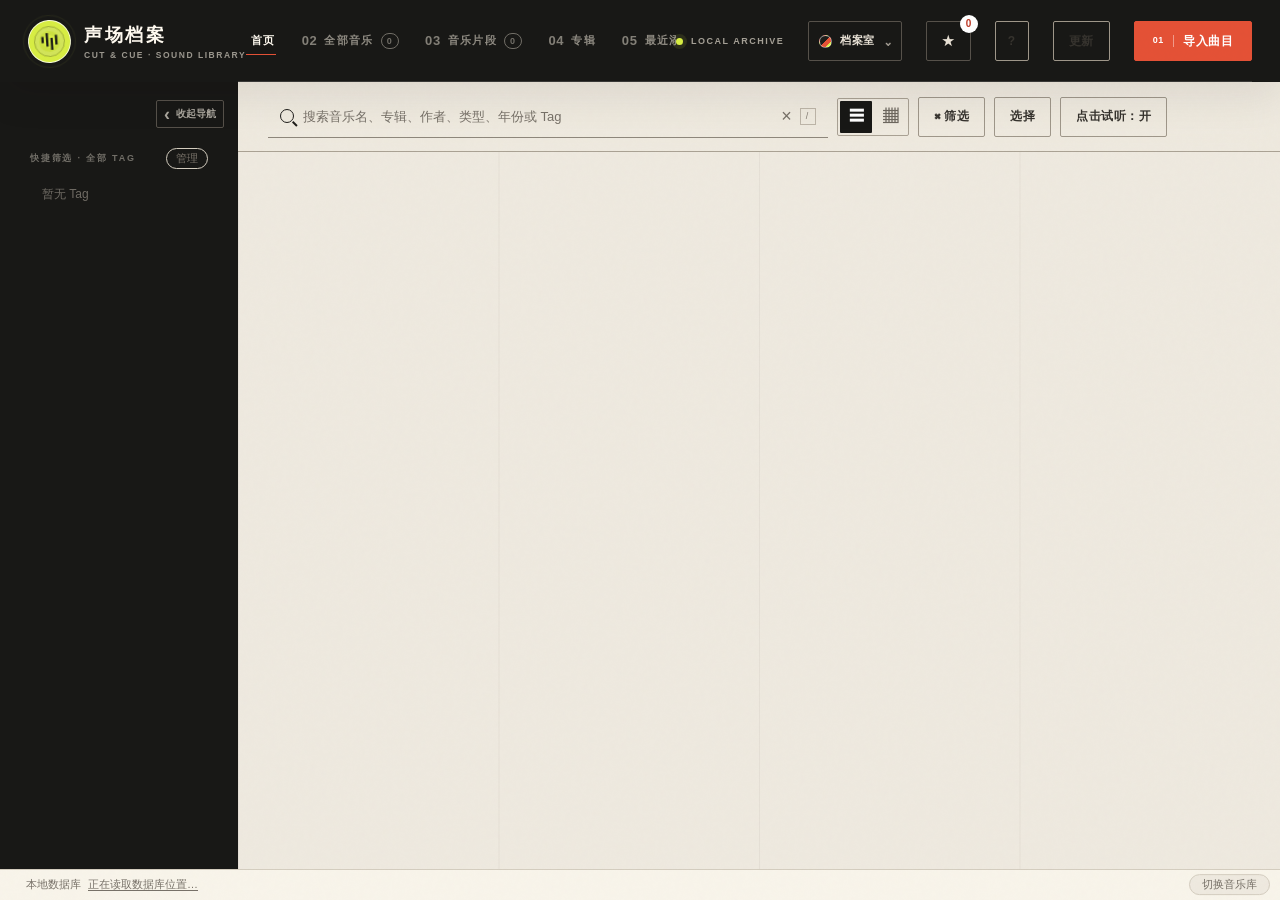
<file: frontend/index.html>
<!DOCTYPE html>
<html lang="zh-CN">
<head>
    <meta charset="UTF-8">
    <meta name="viewport" content="width=device-width, initial-scale=1.0">
    <title>声场档案</title>
    <link rel="stylesheet" href="style.css">
</head>

<body>

<div class="app">

    <div class="spatial-atmosphere" aria-hidden="true">
        <canvas id="soundfield"></canvas>
        <div class="spatial-orb spatial-orb-a"></div>
        <div class="spatial-orb spatial-orb-b"></div>
        <div class="spatial-grid"></div>
    </div>

    <!-- 顶部 -->
    <header class="topbar">
        <div class="brand">
            <div class="brand-icon" aria-hidden="true">
                <svg viewBox="0 0 44 44" role="presentation">
                    <path d="M8 24h4V13H8v11Zm8 7h4V7h-4v24Zm8 6h4V16h-4v21Zm8-9h4V11h-4v17Z"/>
                </svg>
            </div>
            <div>
                <div class="brand-title">声场档案</div>
                <div class="brand-subtitle">CUT &amp; CUE · SOUND LIBRARY</div>
            </div>
        </div>

        <nav class="top-nav" aria-label="主导航">
            <button class="nav-item active" data-view="home">
                <span class="top-nav-idx" aria-hidden="true">01</span>
                <span>首页</span>
            </button>

            <button class="nav-item" data-view="all">
                <span class="top-nav-idx" aria-hidden="true">02</span>
                <span>全部音乐</span>
                <span class="nav-count" id="allCount"><span class="nav-count-value">0</span></span>
            </button>

            <button class="nav-item" data-view="clips">
                <span class="top-nav-idx" aria-hidden="true">03</span>
                <span>音乐片段</span>
                <span class="nav-count" id="clipCount"><span class="nav-count-value">0</span></span>
            </button>

            <button class="nav-item" data-view="albums">
                <span class="top-nav-idx" aria-hidden="true">04</span>
                <span>专辑</span>
            </button>

            <button class="nav-item" data-view="recent">
                <span class="top-nav-idx" aria-hidden="true">05</span>
                <span>最近添加</span>
            </button>
        </nav>

        <div class="top-actions">
            <div class="studio-status"><span></span> LOCAL ARCHIVE</div>
            <div class="theme-switcher">
                <button
                    id="themeToggleBtn"
                    class="theme-toggle"
                    type="button"
                    aria-expanded="false"
                    aria-controls="themeMenu"
                    aria-label="切换主题"
                    title="切换主题"
                >
                    <span class="theme-toggle-swatch" aria-hidden="true"></span>
                    <span id="themeToggleLabel">档案室</span>
                    <span class="theme-toggle-chevron" aria-hidden="true">⌄</span>
                </button>
                <div id="themeMenu" class="theme-menu hidden" role="menu" aria-label="选择界面主题">
                    <div class="theme-menu-label">APPEARANCE</div>
                    <button class="theme-option" type="button" role="menuitemradio" data-theme="archive" aria-checked="true">
                        <span class="theme-preview archive-preview" aria-hidden="true"><i></i><i></i><i></i></span>
                        <span><strong>档案室</strong><small>暖纸、墨黑、朱红</small></span>
                        <b aria-hidden="true">✓</b>
                    </button>
                    <button class="theme-option" type="button" role="menuitemradio" data-theme="sky" aria-checked="false">
                        <span class="theme-preview sky-preview" aria-hidden="true"><i></i><i></i><i></i></span>
                        <span><strong>云雾</strong><small>天青、雾白、暮紫</small></span>
                        <b aria-hidden="true">✓</b>
                    </button>
                </div>
            </div>
            <button id="openCandidatePanelBtn" class="secondary-btn candidate-panel-trigger" type="button" title="候选清单" aria-label="打开候选清单" aria-expanded="false">
                <span aria-hidden="true">★</span>
                <span id="candidateNavCount" class="candidate-trigger-count">0</span>
            </button>
            <button id="shortcutHelpBtn" class="secondary-btn shortcut-help-trigger" type="button" title="快捷键（按 ? 打开）" aria-label="快捷键帮助">?</button>
            <button id="checkUpdateBtn" class="secondary-btn" type="button" title="检查软件更新">更新</button>
            <button id="importBtn" class="primary-btn">
                <span class="button-index">01</span> 导入曲目
            </button>
        </div>
    </header>


    <div class="main">

        <!-- 左侧：Tag 快捷筛选 -->
        <aside class="sidebar">

            <div class="sidebar-controls">
                <button id="sidebarCollapseBtn" class="sidebar-collapse-btn" type="button" aria-expanded="true" title="收起导航">
                    <span aria-hidden="true">‹</span>
                    <span>收起导航</span>
                </button>
            </div>

            <div class="sidebar-section tag-section">
                <div class="sidebar-title">
                    <span>快捷筛选 · 全部 Tag</span>
                    <span class="sidebar-title-actions">
                        <button id="sidebarTagClearBtn" class="hidden" type="button">清空</button>
                        <button id="sidebarTagManageBtn" type="button">管理</button>
                    </span>
                </div>

                <div id="sidebarTags" class="sidebar-tags">
                    <div class="empty-small">暂无 Tag</div>
                </div>
            </div>

        </aside>


        <!-- 主区域 -->
        <main class="content">

            <!-- 工具栏 -->
            <div class="toolbar">

                <div class="search-box">
                    <span class="search-mark" aria-hidden="true"></span>
                    <input
                        id="searchInput"
                        type="text"
                        placeholder="搜索音乐名、专辑、作者、类型、年份或 Tag"
                    >
                    <button id="clearSearch" class="clear-search">×</button>
                    <span class="search-key" aria-hidden="true">/ </span>
                </div>

                <div id="viewButtons" class="view-buttons">
                    <button class="view-btn active" data-layout="list" title="列表视图" aria-label="列表视图">
                        ☰
                    </button>
                    <button class="view-btn" data-layout="grid" title="网格视图" aria-label="网格视图">
                        ▦
                    </button>
                </div>

                <button id="filterToggleBtn" class="secondary-btn toolbar-btn" aria-expanded="false">
                    ⌘ 筛选 <span id="filterActiveIndicator" class="filter-active-indicator hidden" aria-hidden="true"></span>
                </button>

                <button id="selectionToggleBtn" class="secondary-btn toolbar-btn">
                    选择
                </button>

                <button id="rowPlayToggleBtn" class="secondary-btn toolbar-btn" aria-pressed="true">
                    点击试听：开
                </button>

            </div>

            <div class="main-scroll-area">
            <section id="filterPanel" class="filter-panel hidden" aria-label="标签筛选">
                <div class="filter-panel-header">
                    <div>
                        <strong>当前筛选</strong>
                        <span id="filterEmptyHint">还没选中任何 Tag，在左侧点 Tag 即可筛选</span>
                    </div>
                    <div>
                        <button id="clearFiltersBtn" class="text-btn">清空筛选</button>
                    </div>
                </div>
                <div id="activeFilterTags" class="active-filter-tags"></div>
            </section>

            <section id="bulkToolbar" class="bulk-toolbar hidden">
                <span id="selectionCount">已选择 0 首</span>
                <button id="selectAllVisibleBtn" class="text-btn">全选本页</button>
                <div id="bulkTagControls" class="bulk-tag-controls">
                    <input id="bulkTagInput" type="text" placeholder="输入 Tag">
                    <button id="bulkAddTagBtn" class="secondary-btn">添加 Tag</button>
                    <button id="bulkRemoveTagBtn" class="secondary-btn">移除 Tag</button>
                </div>
                <button id="bulkDeleteBtn" class="text-btn danger-btn">删除已选</button>
                <button id="exitSelectionBtn" class="text-btn">完成</button>
            </section>


            <!-- 页面标题 -->
            <div class="page-header">
                <div>
                    <div class="page-kicker">THE SOUND ARCHIVE / 2026</div>
                    <h1 id="pageTitle">全部音乐</h1>
                    <div id="pageDescription" class="page-description">
                        你的本地音乐素材
                    </div>
                </div>

                <div class="result-info" id="resultInfo">
                    0 个音乐
                </div>
            </div>


            <!-- 内容 -->
            <div id="contentArea" class="content-area">
                <!-- JS 渲染 -->
            </div>
            </div>

        </main>


        <!-- 右侧详情 -->
        <aside id="detailPanel" class="detail-panel hidden">

            <div class="detail-header">
                <div class="detail-title">音乐详情</div>
                <button id="closeDetail" class="icon-btn">×</button>
            </div>

            <div id="detailContent"></div>

        </aside>

        <aside id="musicClipsPanel" class="music-clips-panel hidden">
            <div class="detail-header">
                <div>
                    <div class="detail-title">音乐片段</div>
                    <div id="musicClipsSource" class="clip-editor-source"></div>
                </div>
                <button id="closeMusicClips" class="icon-btn">×</button>
            </div>
            <div id="musicClipsBody" class="clips-panel-body"></div>
        </aside>


        <!-- 右侧候选面板 -->
        <aside id="candidatePanel" class="detail-panel hidden">

            <div class="detail-header">
                <div class="detail-title">
                    候选清单
                    <span id="candidatePanelCount" class="detail-title-count"></span>
                </div>
                <div class="candidate-panel-actions">
                    <button id="clearCandidatesBtn" class="text-btn" type="button">清空</button>
                    <button id="closeCandidatePanel" class="icon-btn">×</button>
                </div>
            </div>

            <div id="candidatePanelBody" class="detail-content"></div>

        </aside>

    </div>


    <!-- 底部播放器 -->
    <footer id="playerBar" class="player-bar hidden">

        <audio id="barAudio" preload="auto"></audio>

        <div class="player-left">

            <div class="player-icon">
                <canvas class="player-vinyl" width="84" height="84" aria-hidden="true"></canvas>
            </div>

            <div class="player-info">

                <div id="playerTitle" class="player-title">
                    未在播放
                </div>

                <div id="playerMeta" class="player-meta">
                    —
                </div>

            </div>

        </div>


        <div class="player-center">

            <button id="playerPrevBtn" class="player-btn" title="上一首">
                ⏮
            </button>

            <button id="playerPlayBtn" class="player-btn player-play" title="播放/暂停">
                ▶
            </button>

            <button id="playerNextBtn" class="player-btn" title="下一首">
                ⏭
            </button>

        </div>


        <div class="player-right">

            <canvas id="playerWave" title="进度"></canvas>

            <span id="playerTime" class="player-time">
                00:00 / 00:00
            </span>

            <button id="playerAddCandidateBtn" class="player-btn" title="加入候选">
                ＋
            </button>

            <button id="playerCandidatesBtn" class="player-btn" title="候选列表">
                ★
                <span id="candidateBadge" class="badge">0</span>
            </button>

            <button id="playerCloseBtn" class="player-btn" title="关闭播放器">
                ×
            </button>

        </div>

    </footer>

    <div class="database-path-wrap">
        <button id="databasePathLink" class="database-path" type="button" title="在 Finder 中显示数据库文件">
            <span>本地数据库</span>
            <span id="databasePath">正在读取数据库位置…</span>
        </button>
        <button id="changeDbLocationBtn" class="database-path-change" type="button" title="打开所选文件夹的音乐库，不搬迁或覆盖当前数据库">切换音乐库</button>
    </div>

</div>


<!-- ============================= -->
<!-- 快捷键速查 -->
<!-- ============================= -->

<div id="updateModal" class="modal hidden" role="dialog" aria-modal="true" aria-labelledby="updateTitle">
    <div class="modal-box small">
        <div class="modal-header">
            <h2 id="updateTitle">软件更新</h2>
            <button id="closeUpdateBtn" class="icon-btn" type="button" aria-label="关闭更新窗口">×</button>
        </div>
        <div class="modal-body update-body">
            <p id="updateVersion">声场档案</p>
            <p id="updateStatus" role="status" aria-live="polite"></p>
            <progress id="updateProgress" aria-label="更新下载进度" hidden></progress>
            <span id="updateProgressLabel" hidden></span>
            <div id="updateNotes" class="update-notes" hidden></div>
        </div>
        <div class="modal-footer">
            <button id="updateRecheckBtn" class="secondary-btn" type="button" hidden>重新检查</button>
            <button id="updateActionBtn" class="primary-btn" type="button">检查更新</button>
        </div>
    </div>
</div>

<div id="shortcutsModal" class="modal hidden">

    <div class="modal-box shortcuts-box">

        <div class="modal-header">
            <h2>快捷键</h2>
            <button class="icon-btn" data-close-modal>×</button>
        </div>

        <div class="modal-body">

            <div class="shortcut-group">
                <div class="shortcut-group-title">试听</div>
                <div class="shortcut-row"><span class="shortcut-keys"><kbd>空格</kbd><kbd>K</kbd></span><span>播放 / 暂停</span></div>
                <div class="shortcut-row"><span class="shortcut-keys"><kbd>J</kbd><kbd>←</kbd></span><span>倒退 5 秒（按住连发）· 双击退 15 秒</span></div>
                <div class="shortcut-row"><span class="shortcut-keys"><kbd>L</kbd><kbd>→</kbd></span><span>前进 5 秒（按住连发）· 双击切换 1× / 1.5× / 2× 倍速</span></div>
                <div class="shortcut-row"><span class="shortcut-keys"><kbd>M</kbd></span><span>边听边裁：在当前播放位置打开裁剪器</span></div>
            </div>

            <div class="shortcut-group">
                <div class="shortcut-group-title">裁剪器</div>
                <div class="shortcut-row"><span class="shortcut-keys"><kbd>空格</kbd></span><span>从头试听整曲</span></div>
                <div class="shortcut-row"><span class="shortcut-keys"><kbd>I</kbd></span><span>当前位置设为片段起点</span></div>
                <div class="shortcut-row"><span class="shortcut-keys"><kbd>O</kbd></span><span>当前位置设为片段终点</span></div>
            </div>

            <div class="shortcut-group">
                <div class="shortcut-group-title">通用</div>
                <div class="shortcut-row"><span class="shortcut-keys"><kbd>/</kbd></span><span>聚焦搜索框</span></div>
                <div class="shortcut-row"><span class="shortcut-keys"><kbd>Esc</kbd></span><span>关闭弹窗 / 清除筛选</span></div>
                <div class="shortcut-row"><span class="shortcut-keys"><kbd>?</kbd></span><span>打开本面板</span></div>
            </div>

        </div>

    </div>

</div>

<!-- ============================= -->
<!-- 导入音乐弹窗 -->
<!-- ============================= -->

<div id="importModal" class="modal hidden">

    <div class="modal-box">

        <div class="modal-header">
            <h2>导入音乐</h2>
            <button class="icon-btn" data-close-modal>×</button>
        </div>

        <div class="modal-body">

            <div
                id="dropZone"
                class="drop-zone"
            >
                <div class="drop-icon">♫</div>

                <div class="drop-title">
                    导入本地 MP3 音乐
                </div>

                <div class="drop-description">
                    可选择多个文件夹，自动扫描其中的 MP3 文件
                </div>

                <div class="drop-append-hint">
                    再次选择会追加到本次导入，重复文件自动忽略
                </div>

                <div class="import-source-actions">
                    <button id="chooseFileBtn" class="secondary-btn">选择文件</button>
                    <button id="chooseFolderBtn" class="primary-btn">选择文件夹</button>
                </div>
            </div>

            <fieldset class="album-source-control">
                <legend>专辑识别方式</legend>
                <span class="album-source-label">专辑</span>
                <label><input type="radio" name="albumSource" value="metadata" checked> 以 MP3 属性为准</label>
                <label><input type="radio" name="albumSource" value="folder"> 以文件夹名称为准</label>
            </fieldset>


            <div id="selectedFiles" class="selected-files"></div>

        </div>

        <div class="modal-footer">
            <button class="secondary-btn" data-close-modal>
                取消
            </button>

            <button
                id="confirmImportBtn"
                class="primary-btn"
                disabled
            >
                导入
            </button>
        </div>

    </div>

</div>


<!-- ============================= -->
<!-- 编辑音乐弹窗 -->
<!-- ============================= -->

<div id="editModal" class="modal hidden">

    <div class="modal-box small">

        <div class="modal-header">
            <h2>编辑音乐信息</h2>
            <button class="icon-btn" data-close-modal>×</button>
        </div>

        <div class="modal-body">

            <input type="hidden" id="editMusicId">

            <label>
                音乐名称
                <input id="editName" type="text">
            </label>

            <label>
                专辑
                <input id="editAlbum" type="text">
            </label>

            <label>
                Tag
                <div id="editTags" class="tag-editor"></div>

                <div class="tag-input-row">
                    <input
                        id="editTagInput"
                        type="text"
                        placeholder="输入新 Tag"
                    >
                    <button id="addEditTagBtn" class="secondary-btn">
                        添加
                    </button>
                </div>
            </label>

        </div>

        <div class="modal-footer">

            <button class="secondary-btn" data-close-modal>
                取消
            </button>

            <button id="saveEditBtn" class="primary-btn">
                保存
            </button>

        </div>

    </div>

</div>


<!-- 维度的新增/重命名、Tag 的新增/重命名都在侧栏原位输入，不再有操作浮层 -->


<!-- ============================= -->
<!-- 新建片段 -->
<!-- ============================= -->

<div id="clipEditorPanel" class="clip-editor-overlay hidden" role="dialog" aria-modal="true" aria-label="音乐片段编辑器">
<aside class="clip-editor-panel">

    <div class="clip-editor-header">
        <div>
            <div id="clipEditorTitle" class="detail-title">新建音乐片段</div>
            <div id="clipEditorMusicName" class="clip-editor-source"></div>
        </div>
        <button id="closeClipEditor" class="icon-btn">×</button>
    </div>

    <div class="clip-editor-body">

            <input type="hidden" id="clipMusicId">

            <div class="clip-editor-preview">
                <audio id="clipAudio"></audio>
                <button id="playFullTrackBtn" class="secondary-btn">▶ 从头试听</button>
                <button id="previewClipBtn" class="primary-btn">▶ 循环试听</button>
                <span id="clipCurrentTime" class="clip-current-time">00:00 / 00:00</span>
            </div>

            <!-- 时间轴 -->
            <div class="timeline-editor">

                <div class="clip-range-summary">
                    <span><b>IN</b> <input id="clipStartInput" type="text" inputmode="decimal" value="00:00"></span>
                    <strong id="clipSelectionDuration">选区 00:00</strong>
                    <span><b>OUT</b> <input id="clipEndInput" type="text" inputmode="decimal" value="00:00"></span>
                </div>

                <div id="timelineTrack" class="timeline-track">

                    <div id="timelinePlayhead" class="timeline-playhead"></div>

                    <div id="timelineSelection" class="timeline-selection">
                        <div id="startHandle" class="timeline-handle left" aria-label="入点"></div>
                        <div id="endHandle" class="timeline-handle right" aria-label="出点"></div>
                    </div>

                </div>

                <div class="timeline-buttons">
                    <button id="setStartBtn" class="secondary-btn" title="快捷键 I">
                        设入点 <kbd>I</kbd>
                    </button>

                    <button id="setEndBtn" class="secondary-btn" title="快捷键 O">
                        设出点 <kbd>O</kbd>
                    </button>
                </div>
                <p class="timeline-help">拖动两端调整范围；点击轨道定位播放头，再用 I / O 标记。</p>

            </div>


            <label class="clip-name-field">
                保存为素材 <span>可修改</span>
                <input
                    id="clipName"
                    type="text"
                    placeholder="例如：情绪渐起"
                >
            </label>


            <details class="clip-tags-details">
                <summary>Tag <span>可选</span></summary>

                <div
                    id="clipTags"
                    class="tag-editor"
                ></div>

                <div class="tag-input-row">

                    <input
                        id="clipTagInput"
                        type="text"
                        placeholder="输入新 Tag"
                    >

                    <button
                        id="addClipTagBtn"
                        class="secondary-btn"
                    >
                        添加
                    </button>

                </div>

                <div class="tag-suggestions">
                    <div class="suggestion-title">
                        已有 Tag
                    </div>

                    <div id="clipTagSuggestions"></div>
                </div>

            </details>

    </div>

    <div class="clip-editor-footer">
        <button id="cancelClipEditor" class="secondary-btn">取消</button>
        <button id="clipExportBtn" class="secondary-btn">导出选区 ⤓</button>
        <button id="saveClipBtn" class="primary-btn">保存片段</button>
    </div>

</aside>
</div>


<!-- Toast -->
<div id="toast" class="toast"></div>


<script src="vendor/three.min.js"></script>
<script src="soundfield.js"></script>
<script src="waveform.js"></script>
<script src="turntable.js"></script>
<script src="vinylwall.js"></script>
<script src="app.js"></script>
<script src="updater.js"></script>

</body>
</html>
</file>
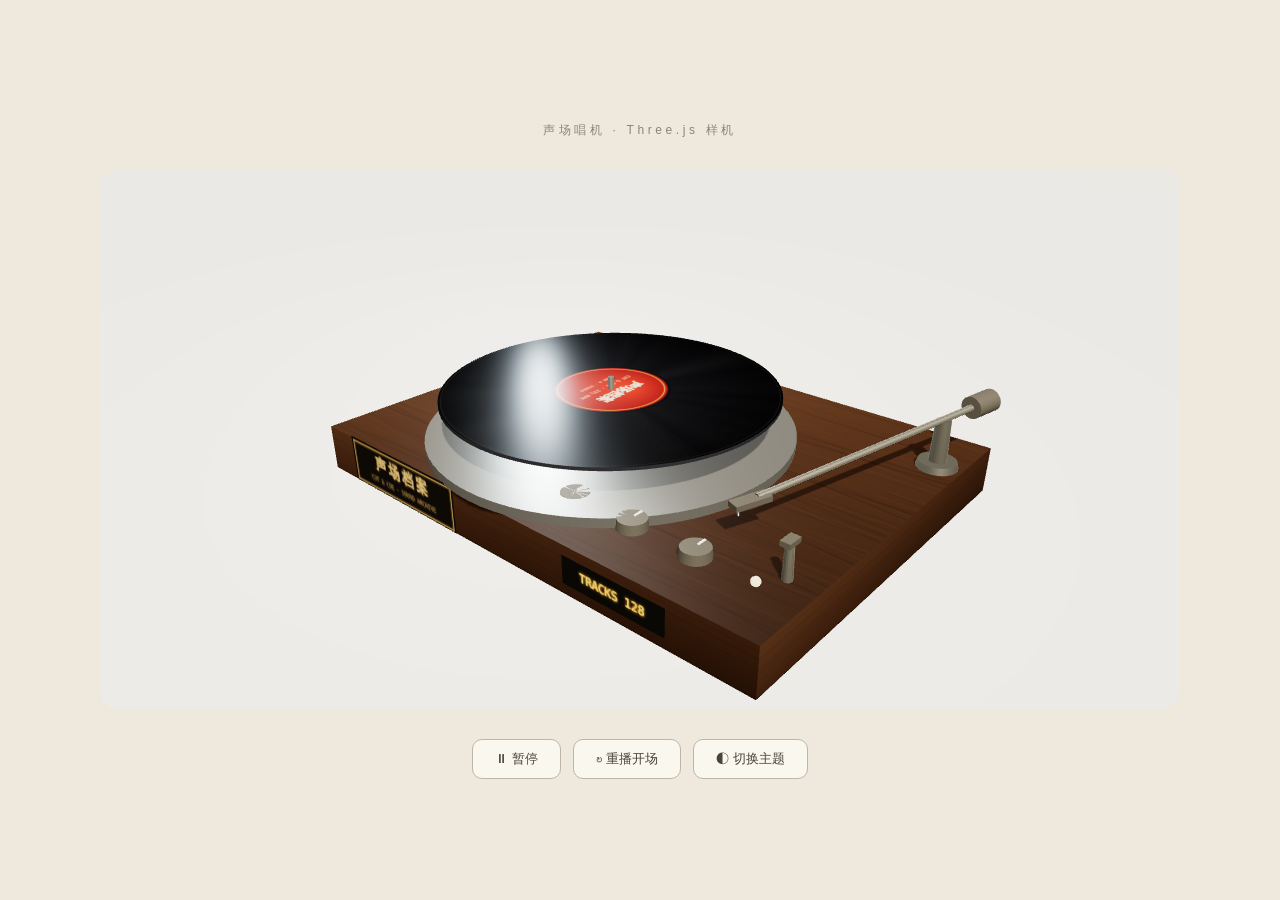
<file: turntable-prototype.html>
<!DOCTYPE html>
<html lang="zh-CN">
<head>
<meta charset="UTF-8">
<title>声场唱机 · Three.js 样机</title>
<style>
* { box-sizing: border-box; margin: 0; padding: 0; }

body {
    min-height: 100vh;
    display: flex;
    flex-direction: column;
    align-items: center;
    justify-content: center;
    gap: 30px;
    font-family: -apple-system, "PingFang SC", sans-serif;
    background: #efe9dd;
    transition: background .6s;
    overflow: hidden;
}

body[data-theme="porcelain"] { background: #e9f1f3; }

.caption {
    font-size: 12px;
    letter-spacing: .3em;
    color: #8a8578;
}

#stage { width: min(1080px, 96vw); height: min(640px, 60vh); }
#stage canvas { display: block; border-radius: 18px; }

.controls { display: flex; gap: 12px; }

.controls button {
    height: 40px;
    padding: 0 22px;
    border: 1px solid #bdb5a6;
    border-radius: 10px;
    background: #faf7ef;
    color: #4a4438;
    font-size: 13px;
    cursor: pointer;
    transition: all .15s;
}

.controls button:hover { border-color: #8a7f6a; background: #fffdf6; }
</style>
</head>
<body data-theme="walnut">

<div class="caption">声场唱机 · Three.js 样机</div>
<div id="stage"></div>

<div class="controls">
    <button id="playBtn">▶ 播放</button>
    <button id="introBtn">↻ 重播开场</button>
    <button id="themeBtn">◐ 切换主题</button>
</div>

<script src="frontend/vendor/three.min.js"></script>
<script>
(function () {
    "use strict";

    /* ================= 基础场景 ================= */

    const stage = document.getElementById("stage");

    const renderer = new THREE.WebGLRenderer({ antialias: true });
    renderer.setPixelRatio(Math.min(window.devicePixelRatio, 2));
    renderer.shadowMap.enabled = true;
    renderer.shadowMap.type = THREE.PCFSoftShadowMap;
    renderer.outputEncoding = THREE.sRGBEncoding;
    renderer.toneMapping = THREE.ACESFilmicToneMapping;
    renderer.toneMappingExposure = 1.06;
    stage.appendChild(renderer.domElement);

    const scene = new THREE.Scene();

    const camera = new THREE.PerspectiveCamera(34, 2, 0.1, 100);
    const camTarget = new THREE.Vector3(0, 0.55, 0.2);
    const CAM = { radius: 9.2, theta: 0.72, phi: 1.12 }; // 球坐标：斜侧俯视

    function placeCamera() {
        camera.position.set(
            camTarget.x + CAM.radius * Math.sin(CAM.phi) * Math.sin(CAM.theta),
            camTarget.y + CAM.radius * Math.cos(CAM.phi),
            camTarget.z + CAM.radius * Math.sin(CAM.phi) * Math.cos(CAM.theta)
        );
        camera.lookAt(camTarget);
    }

    // 灯光：暖主光（投影）+ 冷补光 + 唱片上方点光
    const hemi = new THREE.HemisphereLight(0xfff5e6, 0x8a7f6a, 0.5);
    scene.add(hemi);

    const key = new THREE.DirectionalLight(0xffedd0, 1.15);
    key.position.set(4.5, 6.5, 3.5);
    key.castShadow = true;
    key.shadow.mapSize.set(2048, 2048);
    key.shadow.camera.left = key.shadow.camera.bottom = -6;
    key.shadow.camera.right = key.shadow.camera.top = 6;
    key.shadow.radius = 6;
    scene.add(key);

    const fill = new THREE.PointLight(0x9db8c8, 0.4, 30);
    fill.position.set(-4.5, 3, -2.5);
    scene.add(fill);

    const sheen = new THREE.PointLight(0xffffff, 0.5, 12);
    sheen.position.set(-0.6, 3.4, 0.4);
    scene.add(sheen);

    // 地面
    const ground = new THREE.Mesh(
        new THREE.PlaneGeometry(60, 60),
        new THREE.MeshStandardMaterial({ color: 0xece5d6, roughness: 1 })
    );
    ground.rotation.x = -Math.PI / 2;
    ground.receiveShadow = true;
    scene.add(ground);

    /* ================= 程序化贴图 ================= */

    // 假波形（接入 app 时换真实峰值）
    const PEAKS = new Float32Array(720);
    for (let i = 0; i < 720; i++) {
        const t = i / 720;
        PEAKS[i] = Math.min(1, Math.abs(
            Math.sin(t * 43) * .5 + Math.sin(t * 17 + 2) * .3 + Math.sin(t * 91 + 5) * .2
        ));
    }

    function makeWoodTexture() {
        const c = document.createElement("canvas");
        c.width = c.height = 512;
        const x = c.getContext("2d");
        const g = x.createLinearGradient(0, 0, 512, 512);
        g.addColorStop(0, "#5d3f27");
        g.addColorStop(.5, "#4a2f1a");
        g.addColorStop(1, "#38220f");
        x.fillStyle = g;
        x.fillRect(0, 0, 512, 512);
        for (let i = 0; i < 90; i++) {
            const y0 = Math.random() * 512;
            x.strokeStyle = `rgba(${Math.random() > .5 ? "20,12,6" : "120,84,50"},${.05 + Math.random() * .09})`;
            x.lineWidth = .6 + Math.random() * 2.2;
            x.beginPath();
            x.moveTo(0, y0);
            for (let px = 0; px <= 512; px += 32) {
                x.lineTo(px, y0 + Math.sin(px * .02 + i) * 6);
            }
            x.stroke();
        }
        const tex = new THREE.CanvasTexture(c);
        tex.encoding = THREE.sRGBEncoding;
        return tex;
    }

    const LABEL = { walnut: ["#c23a24", "#8e2417"], porcelain: ["#5eaec3", "#3d7f93"] };

    function makeRecordTexture(theme) {
        const S = 1024, C = S / 2;
        const c = document.createElement("canvas");
        c.width = c.height = S;
        const x = c.getContext("2d");
        const R_OUT = C - 4, R_IN = 182, R_LABEL = 170;

        const base = x.createRadialGradient(C, C, R_LABEL, C, C, R_OUT);
        base.addColorStop(0, "#141317");
        base.addColorStop(.78, "#0b0a0d");
        base.addColorStop(1, "#070608");
        x.fillStyle = base;
        x.beginPath(); x.arc(C, C, R_OUT, 0, Math.PI * 2); x.fill();

        for (let r = R_IN; r < R_OUT - 6; r += 3) {
            for (let s = 0; s < 360; s += 3) {
                const a0 = s / 360 * Math.PI * 2;
                const peak = PEAKS[Math.floor(s / 360 * 720)];
                x.strokeStyle = `rgba(255,255,255,${.03 + peak * .08})`;
                x.lineWidth = 1.1;
                x.beginPath();
                x.arc(C, C, r, a0, a0 + 0.052);
                x.stroke();
            }
        }

        x.strokeStyle = "rgba(255,255,255,.15)";
        x.lineWidth = 2;
        x.beginPath(); x.arc(C, C, R_OUT - 4, 0, Math.PI * 2); x.stroke();

        const [la, lb] = LABEL[theme];
        const lg = x.createRadialGradient(C - 34, C - 34, 10, C, C, R_LABEL);
        lg.addColorStop(0, la); lg.addColorStop(1, lb);
        x.fillStyle = lg;
        x.beginPath(); x.arc(C, C, R_LABEL, 0, Math.PI * 2); x.fill();

        x.strokeStyle = "rgba(232,179,76,.7)";
        x.lineWidth = 3;
        x.beginPath(); x.arc(C, C, R_LABEL - 9, 0, Math.PI * 2); x.stroke();

        x.fillStyle = "rgba(255,244,224,.94)";
        x.font = "600 46px 'Songti SC', serif";
        x.textAlign = "center"; x.textBaseline = "middle";
        x.fillText("声场档案", C, C - 32);
        x.font = "20px ui-monospace, monospace";
        x.fillStyle = "rgba(255,244,224,.62)";
        x.fillText("CUT & CUE · 33⅓ RPM", C, C + 22);
        x.font = "16px ui-monospace, monospace";
        x.fillText("SIDE A · STEREO", C, C + 60);

        const tex = new THREE.CanvasTexture(c);
        tex.encoding = THREE.sRGBEncoding;
        tex.anisotropy = renderer.capabilities.getMaxAnisotropy();
        return tex;
    }

    function makePlateTexture(theme) {
        const c = document.createElement("canvas");
        c.width = 512; c.height = 160;
        const x = c.getContext("2d");
        x.fillStyle = theme === "walnut" ? "#1c1710" : "#33525e";
        x.fillRect(0, 0, 512, 160);
        x.strokeStyle = "rgba(214,178,106,.85)";
        x.lineWidth = 4;
        x.strokeRect(10, 10, 492, 140);
        x.fillStyle = "#e3c07c";
        x.font = "600 56px 'Songti SC', serif";
        x.textAlign = "center";
        x.fillText("声 场 档 案", 256, 74);
        x.font = "22px ui-monospace, monospace";
        x.fillStyle = "rgba(227,192,124,.75)";
        x.fillText("CUT & CUE · SOUND ARCHIVE", 256, 122);
        const tex = new THREE.CanvasTexture(c);
        tex.encoding = THREE.sRGBEncoding;
        return tex;
    }

    function makeCounterTexture(theme) {
        const c = document.createElement("canvas");
        c.width = 512; c.height = 128;
        const x = c.getContext("2d");
        x.fillStyle = "#12100b";
        x.fillRect(0, 0, 512, 128);
        x.fillStyle = theme === "walnut" ? "#e8b34c" : "#63b7cc";
        x.font = "54px ui-monospace, monospace";
        x.textAlign = "center"; x.textBaseline = "middle";
        x.shadowColor = x.fillStyle; x.shadowBlur = 16;
        x.fillText("TRACKS 128", 256, 66);
        const tex = new THREE.CanvasTexture(c);
        tex.encoding = THREE.sRGBEncoding;
        return tex;
    }

    /* ================= 机身 ================= */

    const deck = new THREE.Group();
    scene.add(deck);

    const plinthMat = new THREE.MeshStandardMaterial({
        map: makeWoodTexture(), roughness: .55, metalness: .06
    });
    const plinth = new THREE.Mesh(new THREE.BoxGeometry(5.6, 0.5, 4.2), plinthMat);
    plinth.position.y = 0.25;
    plinth.castShadow = plinth.receiveShadow = true;
    deck.add(plinth);

    // 前面板铭牌与计数窗（贴在机身前立面，和参考图一致）
    let plateMesh, counterMesh;

    function rebuildFront(theme) {
        if (plateMesh) { deck.remove(plateMesh); plateMesh.material.map.dispose(); plateMesh.material.dispose(); plateMesh.geometry.dispose(); }
        if (counterMesh) { deck.remove(counterMesh); counterMesh.material.map.dispose(); counterMesh.material.dispose(); counterMesh.geometry.dispose(); }

        plateMesh = new THREE.Mesh(
            new THREE.PlaneGeometry(1.7, 0.53),
            new THREE.MeshStandardMaterial({ map: makePlateTexture(theme), roughness: .6 })
        );
        plateMesh.position.set(-1.55, 0.25, 2.101);
        deck.add(plateMesh);

        counterMesh = new THREE.Mesh(
            new THREE.PlaneGeometry(1.15, 0.29),
            new THREE.MeshStandardMaterial({
                map: makeCounterTexture(theme),
                emissive: 0xffffff,
                emissiveMap: makeCounterTexture(theme),
                emissiveIntensity: .8,
                roughness: .4
            })
        );
        counterMesh.position.set(1.35, 0.25, 2.101);
        deck.add(counterMesh);
    }

    rebuildFront("walnut");

    /* ================= 转盘与唱片 ================= */

    const PLATTER = { x: -0.4, z: 0.2 };
    const platterTop = 0.5 + 0.1;

    const platter = new THREE.Mesh(
        new THREE.CylinderGeometry(1.95, 1.95, 0.1, 72),
        new THREE.MeshStandardMaterial({ color: 0xc8c2b2, metalness: .85, roughness: .34 })
    );
    platter.position.set(PLATTER.x, 0.5 + 0.05, PLATTER.z);
    platter.castShadow = platter.receiveShadow = true;
    deck.add(platter);

    const recordGroup = new THREE.Group();
    recordGroup.position.set(PLATTER.x, platterTop + 0.02, PLATTER.z);
    deck.add(recordGroup);

    let recordTopMat = new THREE.MeshStandardMaterial({
        map: makeRecordTexture("walnut"), roughness: .32, metalness: .18
    });
    const recordSideMat = new THREE.MeshStandardMaterial({ color: 0x0a0a0c, roughness: .4 });

    const record = new THREE.Mesh(
        new THREE.CylinderGeometry(1.78, 1.78, 0.035, 96),
        [recordSideMat, recordTopMat, recordSideMat]
    );
    record.castShadow = record.receiveShadow = true;
    recordGroup.add(record);

    const spindle = new THREE.Mesh(
        new THREE.CylinderGeometry(0.032, 0.032, 0.14, 24),
        new THREE.MeshStandardMaterial({ color: 0xd8d2c2, metalness: .9, roughness: .3 })
    );
    spindle.position.y = 0.08;
    recordGroup.add(spindle);

    /* ================= 唱臂 ================= */

    const PIVOT = { x: 2.55, z: -1.35 };
    const ARM_PARK = -1.59;   // 停靠角度（绕 Y）
    const ARM_PLAY = -2.17;   // 落针角度

    const armBase = new THREE.Group();
    armBase.position.set(PIVOT.x, 0.5, PIVOT.z);
    deck.add(armBase);

    const metalMat = new THREE.MeshStandardMaterial({ color: 0xd9cfae, metalness: .9, roughness: .28 });
    const darkMat = new THREE.MeshStandardMaterial({ color: 0x2c2820, roughness: .5, metalness: .3 });

    const baseDisc = new THREE.Mesh(new THREE.CylinderGeometry(0.19, 0.21, 0.07, 40), metalMat);
    baseDisc.position.y = 0.035;
    baseDisc.castShadow = true;
    armBase.add(baseDisc);

    const column = new THREE.Mesh(new THREE.CylinderGeometry(0.075, 0.09, 0.44, 32), metalMat);
    column.position.y = 0.28;
    column.castShadow = true;
    armBase.add(column);

    const armLift = new THREE.Group();   // 抬臂
    armLift.position.y = 0.5;
    armBase.add(armLift);

    const armSwing = new THREE.Group();  // 平移（绕枢轴）
    armSwing.rotation.y = ARM_PARK;
    armLift.add(armSwing);

    const wand = new THREE.Mesh(new THREE.CylinderGeometry(0.034, 0.034, 2.8, 24), metalMat);
    wand.rotation.z = -Math.PI / 2;
    wand.position.x = 0.95;
    wand.castShadow = true;
    armSwing.add(wand);

    const counterweight = new THREE.Mesh(new THREE.CylinderGeometry(0.115, 0.115, 0.3, 32), darkMat);
    counterweight.rotation.z = Math.PI / 2;
    counterweight.position.x = -0.55;
    counterweight.castShadow = true;
    armSwing.add(counterweight);

    const headshell = new THREE.Mesh(new THREE.BoxGeometry(0.36, 0.055, 0.13), darkMat);
    headshell.position.set(2.42, -0.01, 0);
    headshell.rotation.y = -0.12;
    headshell.castShadow = true;
    armSwing.add(headshell);

    const needle = new THREE.Mesh(new THREE.CylinderGeometry(0.008, 0.008, 0.09, 8),
        new THREE.MeshStandardMaterial({ color: 0xd8d2c2 }));
    needle.position.set(2.55, -0.06, 0);
    armSwing.add(needle);

    // 唱头微下垂，针尖贴近盘面
    armSwing.rotation.z = -0.055;

    // 停靠柱
    const rest = new THREE.Mesh(new THREE.CylinderGeometry(0.04, 0.05, 0.34, 16), metalMat);
    rest.position.set(2.5, 0.5 + 0.17, 1.28);
    rest.castShadow = true;
    deck.add(rest);
    const restClip = new THREE.Mesh(new THREE.BoxGeometry(0.1, 0.05, 0.16), darkMat);
    restClip.position.set(2.5, 0.5 + 0.36, 1.28);
    deck.add(restClip);

    /* ================= 旋钮 ================= */

    [[0.35, 1.5], [1.05, 1.5], [1.75, 1.5]].forEach(([kx, kz]) => {
        const knob = new THREE.Mesh(new THREE.CylinderGeometry(0.14, 0.15, 0.1, 32), darkMat);
        knob.position.set(kx, 0.55, kz);
        knob.castShadow = true;
        deck.add(knob);
        const tick = new THREE.Mesh(new THREE.BoxGeometry(0.02, 0.012, 0.1),
            new THREE.MeshStandardMaterial({ color: 0xf2ead8 }));
        tick.position.set(kx, 0.607, kz - 0.08);
        deck.add(tick);
    });

    // 电源灯
    const ledMat = new THREE.MeshStandardMaterial({ color: 0x5a5142, emissive: 0x000000 });
    const led = new THREE.Mesh(new THREE.SphereGeometry(0.045, 16, 12), ledMat);
    led.position.set(2.35, 0.53, 1.5);
    deck.add(led);

    /* ================= 动画状态 ================= */

    const cur = { recordY: 1.15, speed: 0, armLift: 0, armAngle: ARM_PARK, spin: 0 };
    const tgt = { recordY: 0, speed: 0, armLift: 0, armAngle: ARM_PARK };
    const FULL_SPEED = 2.3;

    let playing = false;
    let busy = false;

    function armDrop() {
        busy = true;
        tgt.armLift = 0.14;
        setTimeout(() => { tgt.armAngle = ARM_PLAY; }, 430);
        setTimeout(() => {
            tgt.armLift = 0;
            tgt.speed = FULL_SPEED;
            ledMat.emissive.setHex(0xe8b34c);
            ledMat.emissiveIntensity = 1.2;
            busy = false;
        }, 1750);
    }

    function armPark() {
        busy = true;
        ledMat.emissive.setHex(0x000000);
        tgt.speed = 0;
        tgt.armLift = 0.14;
        setTimeout(() => { tgt.armAngle = ARM_PARK; }, 430);
        setTimeout(() => { tgt.armLift = 0; busy = false; }, 1750);
    }

    function playIntro() {
        cur.recordY = 1.15; cur.speed = 0;
        tgt.speed = 0; tgt.armAngle = ARM_PARK; tgt.armLift = 0;
        playing = false;
        playBtn.textContent = "▶ 播放";
        setTimeout(() => { tgt.recordY = 0; }, 200);          // 落盘
        setTimeout(() => { tgt.speed = FULL_SPEED * .55; }, 1300); // 起转
        setTimeout(() => {                                   // 上针
            armDrop();
            playing = true;
            playBtn.textContent = "⏸ 暂停";
        }, 2400);
    }

    /* ================= 交互 ================= */

    const playBtn = document.getElementById("playBtn");
    playBtn.addEventListener("click", () => {
        if (busy) return;
        playing = !playing;
        playBtn.textContent = playing ? "⏸ 暂停" : "▶ 播放";
        if (playing) armDrop(); else armPark();
    });

    document.getElementById("introBtn").addEventListener("click", playIntro);

    document.getElementById("themeBtn").addEventListener("click", () => {
        const body = document.body;
        body.dataset.theme = body.dataset.theme === "walnut" ? "porcelain" : "walnut";
        const theme = body.dataset.theme;
        if (theme === "porcelain") {
            plinthMat.map = null;
            plinthMat.color.setHex(0xf2eee4);
            plinthMat.roughness = .4;
            ground.material.color.setHex(0xe3edef);
        } else {
            plinthMat.map = makeWoodTexture();
            plinthMat.color.setHex(0xffffff);
            plinthMat.roughness = .55;
            ground.material.color.setHex(0xece5d6);
        }
        plinthMat.needsUpdate = true;
        recordTopMat.map = makeRecordTexture(theme);
        recordTopMat.needsUpdate = true;
        rebuildFront(theme);
    });

    // 鼠标交互：按住拖拽 360° 环绕，滚轮缩放
    const camOffset = { theta: 0, phi: 0, radius: 0 };
    const camOffsetTgt = { theta: 0, phi: 0, radius: 0 };
    let dragging = false;
    let lastX = 0;
    let lastY = 0;

    stage.style.cursor = "grab";

    stage.addEventListener("pointerdown", e => {
        dragging = true;
        lastX = e.clientX;
        lastY = e.clientY;
        stage.setPointerCapture(e.pointerId);
        stage.style.cursor = "grabbing";
    });

    stage.addEventListener("pointermove", e => {
        if (!dragging) return;
        camOffsetTgt.theta += (e.clientX - lastX) * 0.006;   // 水平：360° 不限
        camOffsetTgt.phi = Math.min(0.35, Math.max(-0.55,    // 垂直：不钻到桌面下
            camOffsetTgt.phi + (e.clientY - lastY) * 0.004));
        lastX = e.clientX;
        lastY = e.clientY;
    });

    ["pointerup", "pointercancel"].forEach(type =>
        stage.addEventListener(type, () => {
            dragging = false;
            stage.style.cursor = "grab";
        })
    );

    stage.addEventListener("wheel", e => {
        e.preventDefault();
        camOffsetTgt.radius = Math.min(3, Math.max(-2.5,
            camOffsetTgt.radius + e.deltaY * 0.004));
    }, { passive: false });

    /* ================= 主循环 ================= */

    function resize() {
        const w = stage.clientWidth, h = stage.clientHeight;
        renderer.setSize(w, h);
        camera.aspect = w / h;
        camera.updateProjectionMatrix();
    }
    window.addEventListener("resize", resize);
    resize();

    function frame() {
        cur.recordY += (tgt.recordY - cur.recordY) * 0.055;
        cur.speed += (tgt.speed - cur.speed) * 0.02;
        cur.armLift += (tgt.armLift - cur.armLift) * 0.16;
        cur.armAngle += (tgt.armAngle - cur.armAngle) * 0.045;
        cur.spin += cur.speed / 60;

        camOffset.theta += (camOffsetTgt.theta - camOffset.theta) * 0.09;
        camOffset.phi += (camOffsetTgt.phi - camOffset.phi) * 0.09;
        camOffset.radius += (camOffsetTgt.radius - camOffset.radius) * 0.09;

        recordGroup.position.y = platterTop + 0.02 + cur.recordY;
        recordGroup.rotation.y = cur.spin;

        armLift.position.y = 0.5 + cur.armLift;
        armSwing.rotation.y = cur.armAngle;

        CAM.theta = 0.72 + camOffset.theta;
        CAM.phi = 1.12 + camOffset.phi;
        CAM.radius = 9.2 + camOffset.radius;
        placeCamera();

        renderer.render(scene, camera);
        requestAnimationFrame(frame);
    }

    placeCamera();
    requestAnimationFrame(frame);
    setTimeout(playIntro, 400);
})();
</script>
</body>
</html>
</file>
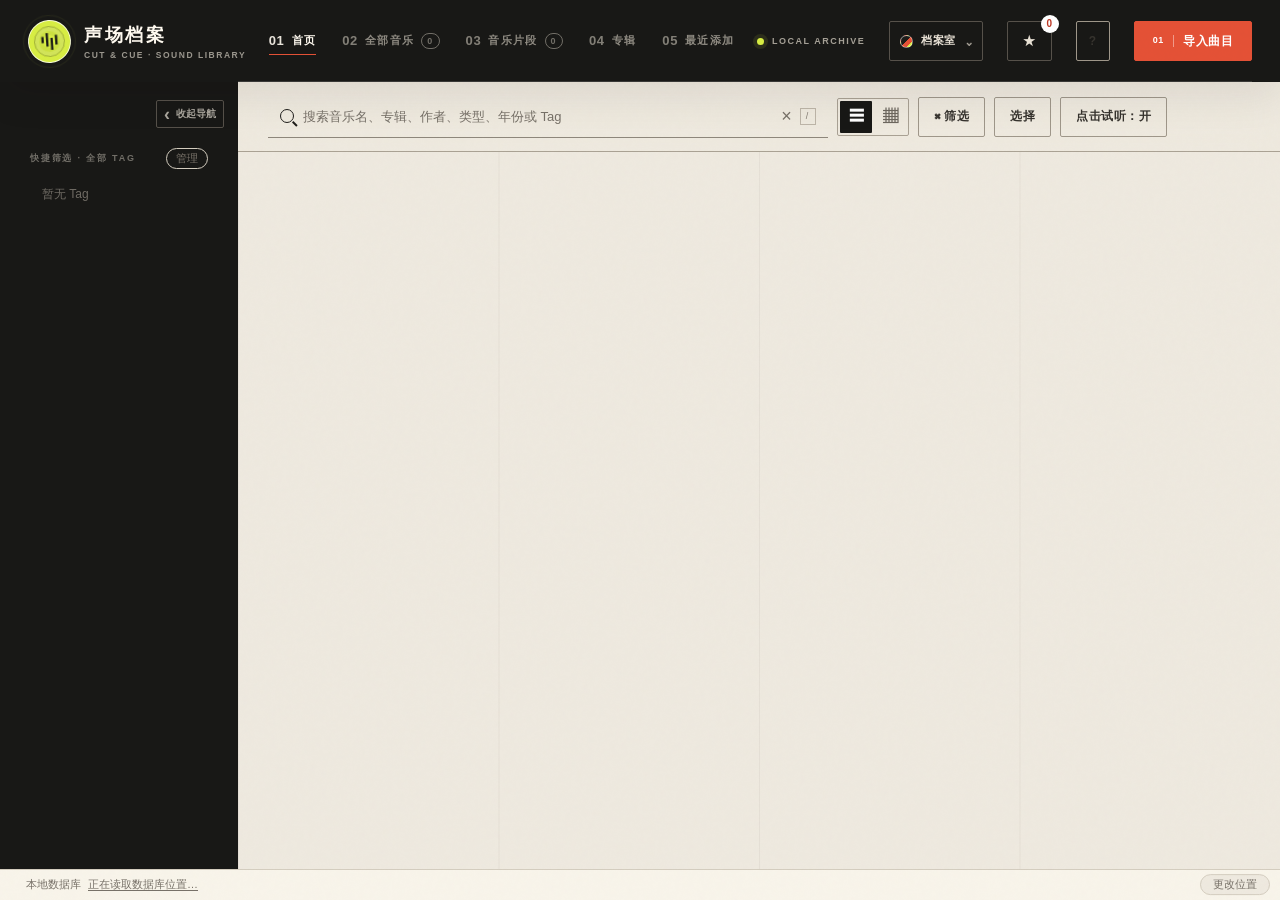
<file: frontend/preview.html>
<!DOCTYPE html>
<html lang="zh-CN">
<head>
    <meta charset="UTF-8">
    <meta name="viewport" content="width=device-width, initial-scale=1.0">
    <title>声场档案</title>
    <link rel="stylesheet" href="style.css">
</head>

<body>

<div class="app">

    <div class="spatial-atmosphere" aria-hidden="true">
        <canvas id="soundfield"></canvas>
        <div class="spatial-orb spatial-orb-a"></div>
        <div class="spatial-orb spatial-orb-b"></div>
        <div class="spatial-grid"></div>
    </div>

    <!-- 顶部 -->
    <header class="topbar">
        <div class="brand">
            <div class="brand-icon" aria-hidden="true">
                <svg viewBox="0 0 44 44" role="presentation">
                    <path d="M8 24h4V13H8v11Zm8 7h4V7h-4v24Zm8 6h4V16h-4v21Zm8-9h4V11h-4v17Z"/>
                </svg>
            </div>
            <div>
                <div class="brand-title">声场档案</div>
                <div class="brand-subtitle">CUT &amp; CUE · SOUND LIBRARY</div>
            </div>
        </div>

        <nav class="top-nav" aria-label="主导航">
            <button class="nav-item active" data-view="home">
                <span class="top-nav-idx" aria-hidden="true">01</span>
                <span>首页</span>
            </button>

            <button class="nav-item" data-view="all">
                <span class="top-nav-idx" aria-hidden="true">02</span>
                <span>全部音乐</span>
                <span class="nav-count" id="allCount"><span class="nav-count-value">0</span></span>
            </button>

            <button class="nav-item" data-view="clips">
                <span class="top-nav-idx" aria-hidden="true">03</span>
                <span>音乐片段</span>
                <span class="nav-count" id="clipCount"><span class="nav-count-value">0</span></span>
            </button>

            <button class="nav-item" data-view="albums">
                <span class="top-nav-idx" aria-hidden="true">04</span>
                <span>专辑</span>
            </button>

            <button class="nav-item" data-view="recent">
                <span class="top-nav-idx" aria-hidden="true">05</span>
                <span>最近添加</span>
            </button>
        </nav>

        <div class="top-actions">
            <div class="studio-status"><span></span> LOCAL ARCHIVE</div>
            <div class="theme-switcher">
                <button
                    id="themeToggleBtn"
                    class="theme-toggle"
                    type="button"
                    aria-expanded="false"
                    aria-controls="themeMenu"
                    aria-label="切换主题"
                    title="切换主题"
                >
                    <span class="theme-toggle-swatch" aria-hidden="true"></span>
                    <span id="themeToggleLabel">档案室</span>
                    <span class="theme-toggle-chevron" aria-hidden="true">⌄</span>
                </button>
                <div id="themeMenu" class="theme-menu hidden" role="menu" aria-label="选择界面主题">
                    <div class="theme-menu-label">APPEARANCE</div>
                    <button class="theme-option" type="button" role="menuitemradio" data-theme="archive" aria-checked="true">
                        <span class="theme-preview archive-preview" aria-hidden="true"><i></i><i></i><i></i></span>
                        <span><strong>档案室</strong><small>暖纸、墨黑、朱红</small></span>
                        <b aria-hidden="true">✓</b>
                    </button>
                    <button class="theme-option" type="button" role="menuitemradio" data-theme="sky" aria-checked="false">
                        <span class="theme-preview sky-preview" aria-hidden="true"><i></i><i></i><i></i></span>
                        <span><strong>云雾</strong><small>天青、雾白、暮紫</small></span>
                        <b aria-hidden="true">✓</b>
                    </button>
                </div>
            </div>
            <button id="openCandidatePanelBtn" class="secondary-btn candidate-panel-trigger" type="button" title="候选清单" aria-label="打开候选清单" aria-expanded="false">
                <span aria-hidden="true">★</span>
                <span id="candidateNavCount" class="candidate-trigger-count">0</span>
            </button>
            <button id="shortcutHelpBtn" class="secondary-btn shortcut-help-trigger" type="button" title="快捷键（按 ? 打开）" aria-label="快捷键帮助">?</button>
            <button id="importBtn" class="primary-btn">
                <span class="button-index">01</span> 导入曲目
            </button>
        </div>
    </header>


    <div class="main">

        <!-- 左侧：Tag 快捷筛选 -->
        <aside class="sidebar">

            <div class="sidebar-controls">
                <button id="sidebarCollapseBtn" class="sidebar-collapse-btn" type="button" aria-expanded="true" title="收起导航">
                    <span aria-hidden="true">‹</span>
                    <span>收起导航</span>
                </button>
            </div>

            <div class="sidebar-section tag-section">
                <div class="sidebar-title">
                    <span>快捷筛选 · 全部 Tag</span>
                    <span class="sidebar-title-actions">
                        <button id="sidebarTagClearBtn" class="hidden" type="button">清空</button>
                        <button id="sidebarTagManageBtn" type="button">管理</button>
                    </span>
                </div>

                <div id="sidebarTags" class="sidebar-tags">
                    <div class="empty-small">暂无 Tag</div>
                </div>
            </div>

        </aside>


        <!-- 主区域 -->
        <main class="content">

            <!-- 工具栏 -->
            <div class="toolbar">

                <div class="search-box">
                    <span class="search-mark" aria-hidden="true"></span>
                    <input
                        id="searchInput"
                        type="text"
                        placeholder="搜索音乐名、专辑、作者、类型、年份或 Tag"
                    >
                    <button id="clearSearch" class="clear-search">×</button>
                    <span class="search-key" aria-hidden="true">/ </span>
                </div>

                <div id="viewButtons" class="view-buttons">
                    <button class="view-btn active" data-layout="list" title="列表视图" aria-label="列表视图">
                        ☰
                    </button>
                    <button class="view-btn" data-layout="grid" title="网格视图" aria-label="网格视图">
                        ▦
                    </button>
                </div>

                <button id="filterToggleBtn" class="secondary-btn toolbar-btn" aria-expanded="false">
                    ⌘ 筛选 <span id="filterActiveIndicator" class="filter-active-indicator hidden" aria-hidden="true"></span>
                </button>

                <button id="selectionToggleBtn" class="secondary-btn toolbar-btn">
                    选择
                </button>

                <button id="rowPlayToggleBtn" class="secondary-btn toolbar-btn" aria-pressed="true">
                    点击试听：开
                </button>

            </div>

            <div class="main-scroll-area">
            <section id="filterPanel" class="filter-panel hidden" aria-label="标签筛选">
                <div class="filter-panel-header">
                    <div>
                        <strong>当前筛选</strong>
                        <span id="filterEmptyHint">还没选中任何 Tag，在左侧点 Tag 即可筛选</span>
                    </div>
                    <div>
                        <button id="clearFiltersBtn" class="text-btn">清空筛选</button>
                    </div>
                </div>
                <div id="activeFilterTags" class="active-filter-tags"></div>
            </section>

            <section id="bulkToolbar" class="bulk-toolbar hidden">
                <span id="selectionCount">已选择 0 首</span>
                <button id="selectAllVisibleBtn" class="text-btn">全选本页</button>
                <div id="bulkTagControls" class="bulk-tag-controls">
                    <input id="bulkTagInput" type="text" placeholder="输入 Tag">
                    <button id="bulkAddTagBtn" class="secondary-btn">添加 Tag</button>
                    <button id="bulkRemoveTagBtn" class="secondary-btn">移除 Tag</button>
                </div>
                <button id="bulkDeleteBtn" class="text-btn danger-btn">删除已选</button>
                <button id="exitSelectionBtn" class="text-btn">完成</button>
            </section>


            <!-- 页面标题 -->
            <div class="page-header">
                <div>
                    <div class="page-kicker">THE SOUND ARCHIVE / 2026</div>
                    <h1 id="pageTitle">全部音乐</h1>
                    <div id="pageDescription" class="page-description">
                        你的本地音乐素材
                    </div>
                </div>

                <div class="result-info" id="resultInfo">
                    0 个音乐
                </div>
            </div>


            <!-- 内容 -->
            <div id="contentArea" class="content-area">
                <!-- JS 渲染 -->
            </div>
            </div>

        </main>


        <!-- 右侧详情 -->
        <aside id="detailPanel" class="detail-panel hidden">

            <div class="detail-header">
                <div class="detail-title">音乐详情</div>
                <button id="closeDetail" class="icon-btn">×</button>
            </div>

            <div id="detailContent"></div>

        </aside>

        <aside id="musicClipsPanel" class="music-clips-panel hidden">
            <div class="detail-header">
                <div>
                    <div class="detail-title">音乐片段</div>
                    <div id="musicClipsSource" class="clip-editor-source"></div>
                </div>
                <button id="closeMusicClips" class="icon-btn">×</button>
            </div>
            <div id="musicClipsBody" class="clips-panel-body"></div>
        </aside>


        <!-- 右侧候选面板 -->
        <aside id="candidatePanel" class="detail-panel hidden">

            <div class="detail-header">
                <div class="detail-title">
                    候选清单
                    <span id="candidatePanelCount" class="detail-title-count"></span>
                </div>
                <div class="candidate-panel-actions">
                    <button id="clearCandidatesBtn" class="text-btn" type="button">清空</button>
                    <button id="closeCandidatePanel" class="icon-btn">×</button>
                </div>
            </div>

            <div id="candidatePanelBody" class="detail-content"></div>

        </aside>

    </div>


    <!-- 底部播放器 -->
    <footer id="playerBar" class="player-bar hidden">

        <audio id="barAudio" preload="auto"></audio>

        <div class="player-left">

            <div class="player-icon">
                <canvas class="player-vinyl" width="84" height="84" aria-hidden="true"></canvas>
            </div>

            <div class="player-info">

                <div id="playerTitle" class="player-title">
                    未在播放
                </div>

                <div id="playerMeta" class="player-meta">
                    —
                </div>

            </div>

        </div>


        <div class="player-center">

            <button id="playerPrevBtn" class="player-btn" title="上一首">
                ⏮
            </button>

            <button id="playerPlayBtn" class="player-btn player-play" title="播放/暂停">
                ▶
            </button>

            <button id="playerNextBtn" class="player-btn" title="下一首">
                ⏭
            </button>

        </div>


        <div class="player-right">

            <canvas id="playerWave" title="进度"></canvas>

            <span id="playerTime" class="player-time">
                00:00 / 00:00
            </span>

            <button id="playerLoopBtn" class="player-btn" title="片段循环（AB）" disabled>
                AB
            </button>

            <button id="playerAddCandidateBtn" class="player-btn" title="加入候选">
                ＋
            </button>

            <button id="playerCandidatesBtn" class="player-btn" title="候选列表">
                ★
                <span id="candidateBadge" class="badge">0</span>
            </button>

            <button id="playerCloseBtn" class="player-btn" title="关闭播放器">
                ×
            </button>

        </div>

    </footer>

    <div class="database-path-wrap">
        <button id="databasePathLink" class="database-path" type="button" title="在 Finder 中显示数据库文件">
            <span>本地数据库</span>
            <span id="databasePath">正在读取数据库位置…</span>
        </button>
        <button id="changeDbLocationBtn" class="database-path-change" type="button" title="更改数据库位置">更改位置</button>
    </div>

</div>


<!-- ============================= -->
<!-- 快捷键速查 -->
<!-- ============================= -->

<div id="shortcutsModal" class="modal hidden">

    <div class="modal-box shortcuts-box">

        <div class="modal-header">
            <h2>快捷键</h2>
            <button class="icon-btn" data-close-modal>×</button>
        </div>

        <div class="modal-body">

            <div class="shortcut-group">
                <div class="shortcut-group-title">试听</div>
                <div class="shortcut-row"><span class="shortcut-keys"><kbd>空格</kbd><kbd>K</kbd></span><span>播放 / 暂停</span></div>
                <div class="shortcut-row"><span class="shortcut-keys"><kbd>J</kbd><kbd>←</kbd></span><span>倒退 5 秒（按住连发）· 双击退 15 秒</span></div>
                <div class="shortcut-row"><span class="shortcut-keys"><kbd>L</kbd><kbd>→</kbd></span><span>前进 5 秒（按住连发）· 双击切换 1× / 1.5× / 2× 倍速</span></div>
                <div class="shortcut-row"><span class="shortcut-keys"><kbd>M</kbd></span><span>边听边裁：在当前播放位置打开裁剪器</span></div>
            </div>

            <div class="shortcut-group">
                <div class="shortcut-group-title">裁剪器</div>
                <div class="shortcut-row"><span class="shortcut-keys"><kbd>空格</kbd></span><span>从头试听整曲</span></div>
                <div class="shortcut-row"><span class="shortcut-keys"><kbd>I</kbd></span><span>当前位置设为片段起点</span></div>
                <div class="shortcut-row"><span class="shortcut-keys"><kbd>O</kbd></span><span>当前位置设为片段终点</span></div>
            </div>

            <div class="shortcut-group">
                <div class="shortcut-group-title">通用</div>
                <div class="shortcut-row"><span class="shortcut-keys"><kbd>/</kbd></span><span>聚焦搜索框</span></div>
                <div class="shortcut-row"><span class="shortcut-keys"><kbd>Esc</kbd></span><span>关闭弹窗 / 清除筛选</span></div>
                <div class="shortcut-row"><span class="shortcut-keys"><kbd>?</kbd></span><span>打开本面板</span></div>
            </div>

        </div>

    </div>

</div>

<!-- ============================= -->
<!-- 导入音乐弹窗 -->
<!-- ============================= -->

<div id="importModal" class="modal hidden">

    <div class="modal-box">

        <div class="modal-header">
            <h2>导入音乐</h2>
            <button class="icon-btn" data-close-modal>×</button>
        </div>

        <div class="modal-body">

            <div
                id="dropZone"
                class="drop-zone"
            >
                <div class="drop-icon">♫</div>

                <div class="drop-title">
                    导入本地 MP3 音乐
                </div>

                <div class="drop-description">
                    可选择多个文件夹，自动扫描其中的 MP3 文件
                </div>

                <div class="drop-append-hint">
                    再次选择会追加到本次导入，重复文件自动忽略
                </div>

                <div class="import-source-actions">
                    <button id="chooseFileBtn" class="secondary-btn">选择文件</button>
                    <button id="chooseFolderBtn" class="primary-btn">选择文件夹</button>
                </div>
            </div>

            <fieldset class="album-source-control">
                <legend>专辑识别方式</legend>
                <span class="album-source-label">专辑</span>
                <label><input type="radio" name="albumSource" value="metadata" checked> 以 MP3 属性为准</label>
                <label><input type="radio" name="albumSource" value="folder"> 以文件夹名称为准</label>
            </fieldset>


            <div id="selectedFiles" class="selected-files"></div>

        </div>

        <div class="modal-footer">
            <button class="secondary-btn" data-close-modal>
                取消
            </button>

            <button
                id="confirmImportBtn"
                class="primary-btn"
                disabled
            >
                导入
            </button>
        </div>

    </div>

</div>


<!-- ============================= -->
<!-- 编辑音乐弹窗 -->
<!-- ============================= -->

<div id="editModal" class="modal hidden">

    <div class="modal-box small">

        <div class="modal-header">
            <h2>编辑音乐信息</h2>
            <button class="icon-btn" data-close-modal>×</button>
        </div>

        <div class="modal-body">

            <input type="hidden" id="editMusicId">

            <label>
                音乐名称
                <input id="editName" type="text">
            </label>

            <label>
                专辑
                <input id="editAlbum" type="text">
            </label>

            <label>
                Tag
                <div id="editTags" class="tag-editor"></div>

                <div class="tag-input-row">
                    <input
                        id="editTagInput"
                        type="text"
                        placeholder="输入新 Tag"
                    >
                    <button id="addEditTagBtn" class="secondary-btn">
                        添加
                    </button>
                </div>
            </label>

        </div>

        <div class="modal-footer">

            <button class="secondary-btn" data-close-modal>
                取消
            </button>

            <button id="saveEditBtn" class="primary-btn">
                保存
            </button>

        </div>

    </div>

</div>


<!-- 维度的新增/重命名、Tag 的新增/重命名都在侧栏原位输入，不再有操作浮层 -->


<!-- ============================= -->
<!-- 新建片段 -->
<!-- ============================= -->

<div id="clipEditorPanel" class="clip-editor-overlay hidden" role="dialog" aria-modal="true" aria-label="音乐片段编辑器">
<aside class="clip-editor-panel">

    <div class="clip-editor-header">
        <div>
            <div id="clipEditorTitle" class="detail-title">新建音乐片段</div>
            <div id="clipEditorMusicName" class="clip-editor-source"></div>
        </div>
        <button id="closeClipEditor" class="icon-btn">×</button>
    </div>

    <div class="clip-editor-body">

            <input type="hidden" id="clipMusicId">

            <div class="clip-editor-preview">
                <audio id="clipAudio"></audio>
                <button id="playFullTrackBtn" class="secondary-btn">▶ 从头试听</button>
                <button id="previewClipBtn" class="primary-btn">▶ 循环试听</button>
                <span id="clipCurrentTime" class="clip-current-time">00:00 / 00:00</span>
            </div>

            <!-- 时间轴 -->
            <div class="timeline-editor">

                <div class="clip-range-summary">
                    <span><b>IN</b> <input id="clipStartInput" type="text" inputmode="decimal" value="00:00"></span>
                    <strong id="clipSelectionDuration">选区 00:00</strong>
                    <span><b>OUT</b> <input id="clipEndInput" type="text" inputmode="decimal" value="00:00"></span>
                </div>

                <div id="timelineTrack" class="timeline-track">

                    <div id="timelinePlayhead" class="timeline-playhead"></div>

                    <div id="timelineSelection" class="timeline-selection">
                        <div id="startHandle" class="timeline-handle left" aria-label="入点"></div>
                        <div id="endHandle" class="timeline-handle right" aria-label="出点"></div>
                    </div>

                </div>

                <div class="timeline-buttons">
                    <button id="setStartBtn" class="secondary-btn" title="快捷键 I">
                        设入点 <kbd>I</kbd>
                    </button>

                    <button id="setEndBtn" class="secondary-btn" title="快捷键 O">
                        设出点 <kbd>O</kbd>
                    </button>
                </div>
                <p class="timeline-help">拖动两端调整范围；点击轨道定位播放头，再用 I / O 标记。</p>

            </div>


            <label class="clip-name-field">
                保存为素材 <span>可修改</span>
                <input
                    id="clipName"
                    type="text"
                    placeholder="例如：情绪渐起"
                >
            </label>


            <details class="clip-tags-details">
                <summary>Tag <span>可选</span></summary>

                <div
                    id="clipTags"
                    class="tag-editor"
                ></div>

                <div class="tag-input-row">

                    <input
                        id="clipTagInput"
                        type="text"
                        placeholder="输入新 Tag"
                    >

                    <button
                        id="addClipTagBtn"
                        class="secondary-btn"
                    >
                        添加
                    </button>

                </div>

                <div class="tag-suggestions">
                    <div class="suggestion-title">
                        已有 Tag
                    </div>

                    <div id="clipTagSuggestions"></div>
                </div>

            </details>

    </div>

    <div class="clip-editor-footer">
        <button id="cancelClipEditor" class="secondary-btn">取消</button>
        <button id="clipExportBtn" class="secondary-btn">导出选区 ⤓</button>
        <button id="saveClipBtn" class="primary-btn">保存片段</button>
    </div>

</aside>
</div>


<!-- Toast -->
<div id="toast" class="toast"></div>


<script src=".preview/mock-tauri.js"></script>
    <script src="vendor/three.min.js"></script>
<script src="soundfield.js"></script>
<script src="waveform.js"></script>
<script src="turntable.js"></script>
<script src="vinylwall.js"></script>
<script src="app.js"></script>

</body>
</html>
</file>
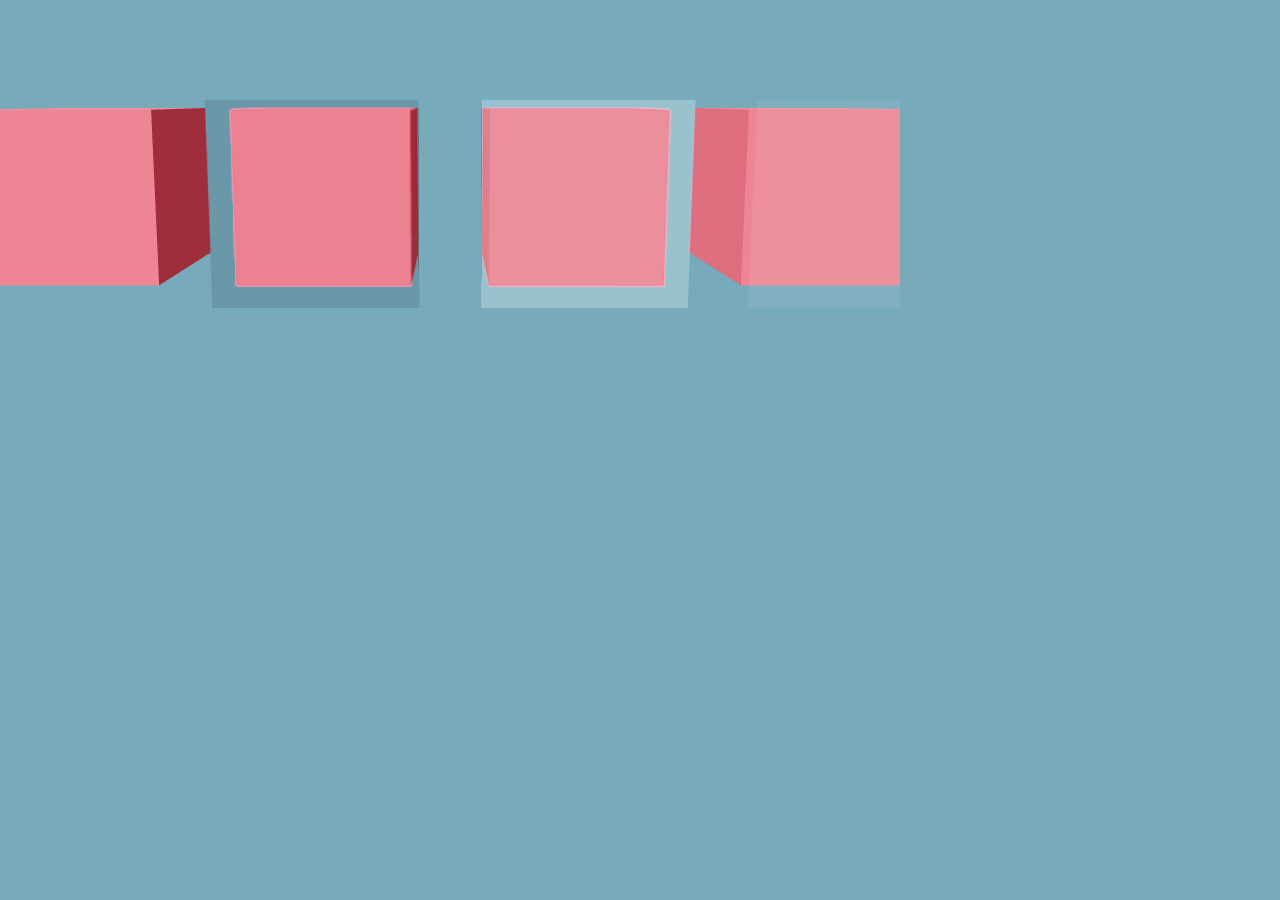
<file: frontend/.preview/glass-test.html>
<!DOCTYPE html>
<html>
<head><meta charset="utf-8"><style>body{margin:0;background:#7ab}</style></head>
<body>
<script src="../vendor/three.min.js"></script>
<script>
const renderer = new THREE.WebGLRenderer({ antialias: true, alpha: true });
renderer.setPixelRatio(1);
renderer.setSize(900, 400, false);
renderer.outputEncoding = THREE.sRGBEncoding;
renderer.toneMapping = THREE.ACESFilmicToneMapping;
renderer.setClearColor(0xf0efe9, 0);
document.body.appendChild(renderer.domElement);

const scene = new THREE.Scene();
scene.add(new THREE.HemisphereLight(0xfff2df, 0x4a3a26, 0.6));
const key = new THREE.DirectionalLight(0xffffff, 1.2);
key.position.set(-3, 4, 5);
scene.add(key);

const camera = new THREE.PerspectiveCamera(28, 2.25, 0.1, 100);
camera.position.set(0, 1, 8);
camera.lookAt(0, 0, 0);

[-3.9, -1.3, 1.3, 3.9].forEach(x => {
    const box = new THREE.Mesh(new THREE.BoxGeometry(1.8, 1.8, 1.8), new THREE.MeshStandardMaterial({ color: 0xc02030 }));
    box.position.set(x, 0, -1);
    scene.add(box);
});

// 裸奔对照组（最左无玻璃）

// 左二：裸 transmission=1
const g1 = new THREE.Mesh(
    new THREE.BoxGeometry(2, 2, 0.06),
    new THREE.MeshPhysicalMaterial({ transmission: 1, roughness: 0, thickness: 0.05 })
);
g1.position.set(-1.3, 0, 0.4);
scene.add(g1);

// 右二：当前配方 .96 + clearcoat
const g2 = new THREE.Mesh(
    new THREE.BoxGeometry(2, 2, 0.06),
    new THREE.MeshPhysicalMaterial({
        color: 0xffffff, metalness: 0, roughness: 0.05,
        transmission: 0.96, thickness: 0.08, ior: 1.49,
        clearcoat: 0.45, clearcoatRoughness: 0.25
    })
);
g2.position.set(1.3, 0, 0.4);
scene.add(g2);

// 最右：假玻璃对照
const g3 = new THREE.Mesh(
    new THREE.BoxGeometry(2, 2, 0.06),
    new THREE.MeshPhysicalMaterial({
        color: 0xffffff, metalness: 0, roughness: 0.06,
        transparent: true, opacity: 0.1, clearcoat: 1, depthWrite: false
    })
);
g3.position.set(3.9, 0, 0.4);
scene.add(g3);

let n = 0;
function loop() {
    renderer.render(scene, camera);
    if (++n < 12) requestAnimationFrame(loop);
}
loop();
</script>
</body>
</html>
</file>
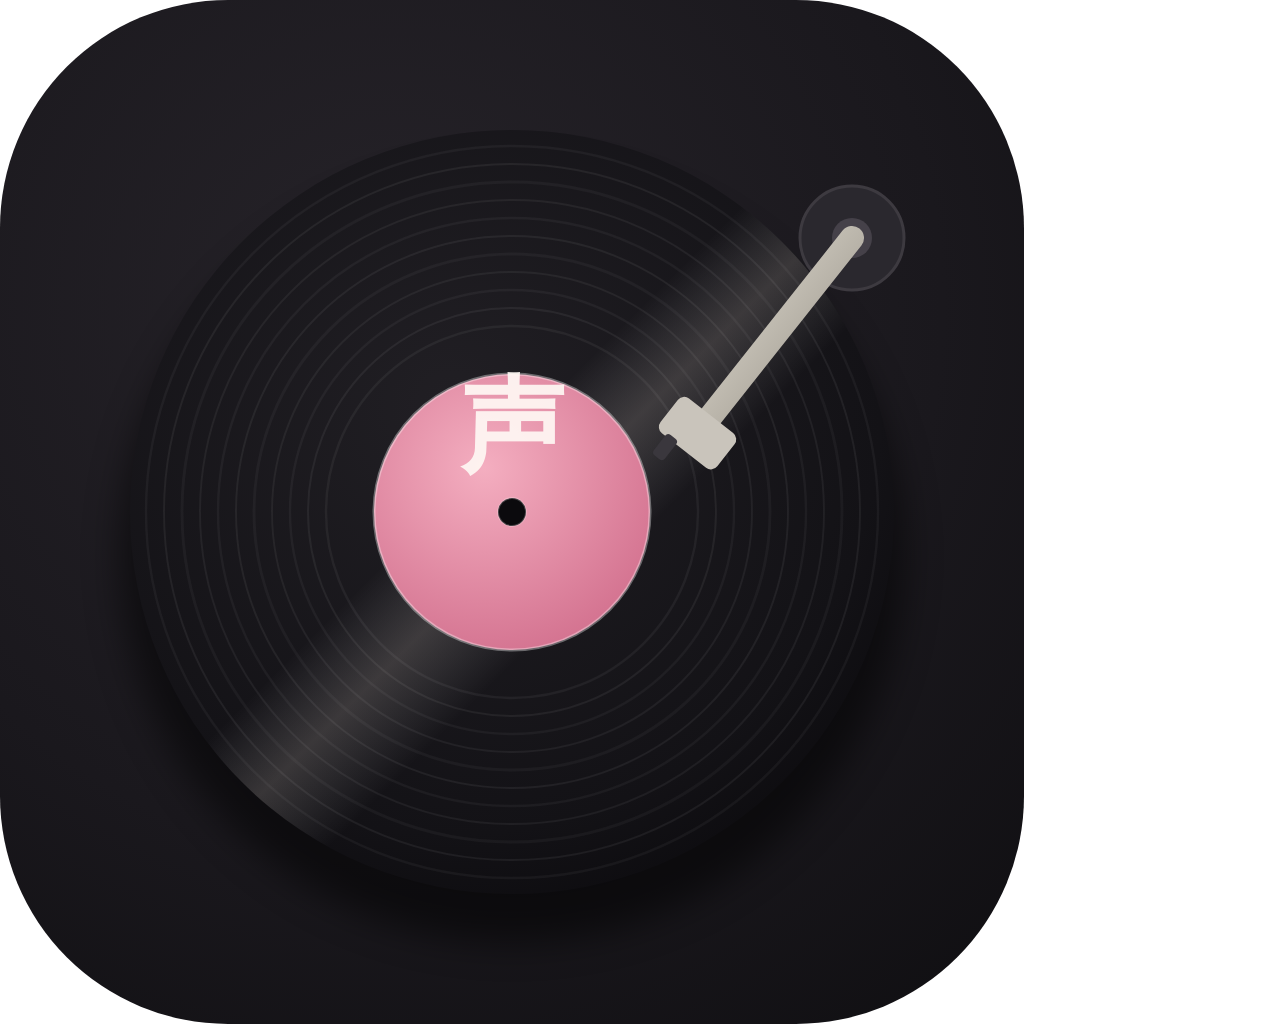
<file: frontend/.preview/icon.html>
<!DOCTYPE html>
<html>
<head><meta charset="utf-8"><style>html,body{margin:0;padding:0;overflow:hidden}svg{display:block}</style></head>
<body>
<svg width="1024" height="1024" viewBox="0 0 1024 1024" xmlns="http://www.w3.org/2000/svg">
  <defs>
    <!-- 圆角方底（macOS squircle 近似） -->
    <clipPath id="sq"><rect x="0" y="0" width="1024" height="1024" rx="228" ry="228"/></clipPath>

    <radialGradient id="bgG" cx="38%" cy="30%" r="90%">
      <stop offset="0" stop-color="#262329"/>
      <stop offset="0.6" stop-color="#1a181d"/>
      <stop offset="1" stop-color="#100f12"/>
    </radialGradient>

    <radialGradient id="discG" cx="42%" cy="36%" r="75%">
      <stop offset="0" stop-color="#211f24"/>
      <stop offset="0.75" stop-color="#131216"/>
      <stop offset="1" stop-color="#0a090c"/>
    </radialGradient>

    <radialGradient id="labelG" cx="40%" cy="34%" r="80%">
      <stop offset="0" stop-color="#f4aec0"/>
      <stop offset="1" stop-color="#cf6a89"/>
    </radialGradient>

    <!-- 盘面缎面高光弧 -->
    <linearGradient id="sheenG" x1="0" y1="0" x2="1" y2="1">
      <stop offset="0" stop-color="#ffffff" stop-opacity="0"/>
      <stop offset="0.45" stop-color="#ffffff" stop-opacity="0"/>
      <stop offset="0.52" stop-color="#fff2e8" stop-opacity="0.16"/>
      <stop offset="0.6" stop-color="#ffffff" stop-opacity="0"/>
      <stop offset="1" stop-color="#ffffff" stop-opacity="0"/>
    </linearGradient>

    <linearGradient id="armG" x1="0" y1="0" x2="1" y2="1">
      <stop offset="0" stop-color="#e8e3d8"/>
      <stop offset="1" stop-color="#8f8a80"/>
    </linearGradient>

    <filter id="soft" x="-30%" y="-30%" width="160%" height="160%">
      <feGaussianBlur stdDeviation="18"/>
    </filter>
  </defs>

  <g clip-path="url(#sq)">
    <!-- 底 -->
    <rect width="1024" height="1024" fill="url(#bgG)"/>

    <!-- 唱片的落影 -->
    <ellipse cx="512" cy="556" rx="392" ry="386" fill="#000000" opacity="0.5" filter="url(#soft)"/>

    <!-- 唱片本体 -->
    <circle cx="512" cy="512" r="382" fill="url(#discG)"/>

    <!-- 声槽 -->
    <g fill="none" stroke="#ffffff">
      <circle cx="512" cy="512" r="366" stroke-opacity="0.045" stroke-width="2.5"/>
      <circle cx="512" cy="512" r="348" stroke-opacity="0.06" stroke-width="2"/>
      <circle cx="512" cy="512" r="330" stroke-opacity="0.04" stroke-width="3"/>
      <circle cx="512" cy="512" r="312" stroke-opacity="0.055" stroke-width="2"/>
      <circle cx="512" cy="512" r="294" stroke-opacity="0.045" stroke-width="2.5"/>
      <circle cx="512" cy="512" r="276" stroke-opacity="0.06" stroke-width="2"/>
      <circle cx="512" cy="512" r="258" stroke-opacity="0.04" stroke-width="3"/>
      <circle cx="512" cy="512" r="240" stroke-opacity="0.055" stroke-width="2"/>
      <circle cx="512" cy="512" r="222" stroke-opacity="0.045" stroke-width="2.5"/>
      <circle cx="512" cy="512" r="204" stroke-opacity="0.06" stroke-width="2"/>
      <circle cx="512" cy="512" r="186" stroke-opacity="0.05" stroke-width="2.5"/>
    </g>

    <!-- 缎面高光 -->
    <circle cx="512" cy="512" r="382" fill="url(#sheenG)"/>

    <!-- 标签 -->
    <circle cx="512" cy="512" r="138" fill="url(#labelG)"/>
    <circle cx="512" cy="512" r="138" fill="none" stroke="#ffffff" stroke-opacity="0.35" stroke-width="3"/>
    <text x="512" y="462" font-family="'Songti SC','Noto Serif CJK SC',serif" font-weight="700"
          font-size="104" text-anchor="middle" fill="#fff8f4" opacity="0.92">声</text>

    <!-- 轴孔 -->
    <circle cx="512" cy="512" r="14" fill="#0b0a0d"/>
    <circle cx="512" cy="512" r="14" fill="none" stroke="#ffffff" stroke-opacity="0.22" stroke-width="2"/>

    <!-- 唱臂：右上角落进来 -->
    <g>
      <circle cx="852" cy="238" r="52" fill="#2a282e"/>
      <circle cx="852" cy="238" r="52" fill="none" stroke="#3d3a40" stroke-width="3"/>
      <circle cx="852" cy="238" r="20" fill="#454149"/>
      <path d="M 852 238 L 700 430" stroke="url(#armG)" stroke-width="24" stroke-linecap="round" fill="none"/>
      <g transform="rotate(38 700 430)">
        <rect x="664" y="412" width="72" height="44" rx="8" fill="#c9c4bb"/>
        <rect x="676" y="452" width="14" height="26" rx="4" fill="#3a373d"/>
      </g>
    </g>
  </g>
</svg>
</body>
</html>
</file>
<file: frontend/style.css>
/* =========================================================
   声场档案 — 设计系统
   ========================================================= */

* {
    box-sizing: border-box;
}

:root {
    /* 基础色 */
    --bg: #f4f5fb;
    --panel: #ffffff;
    --border: #ebeef4;
    --border-strong: #dfe3ee;
    --text: #1e2233;
    --subtext: #8a90a5;
    --hover: #f2f4fa;

    /* 强调色 — 靛蓝 → 紫罗兰渐变 */
    --primary: #6366f1;
    --primary-strong: #4f46e5;
    --primary-2: #8b5cf6;
    --primary-grad: linear-gradient(135deg, #6366f1 0%, #8b5cf6 100%);
    --primary-light: #f0f1ff;
    --primary-soft: #e7e9ff;
    --ring: rgba(99, 102, 241, 0.25);

    --danger: #f43f5e;
    --warning: #f59e0b;
    --tag: #eef0ff;
    --tag-text: #5b5bd6;

    /* 圆角 */
    --r-sm: 8px;
    --r-md: 12px;
    --r-lg: 16px;
    --r-xl: 20px;
    --r-pill: 999px;

    /* 阴影 */
    --shadow-sm: 0 1px 3px rgba(30, 34, 51, 0.06);
    --shadow-md: 0 6px 18px rgba(30, 34, 51, 0.08);
    --shadow-lg: 0 20px 50px rgba(30, 34, 51, 0.14);
}

/* 柔和滚动条 */
::-webkit-scrollbar {
    width: 10px;
    height: 10px;
}
::-webkit-scrollbar-thumb {
    background: #d4d9e6;
    border-radius: 999px;
    border: 3px solid transparent;
    background-clip: content-box;
}
::-webkit-scrollbar-thumb:hover {
    background: #bcc3d6;
    background-clip: content-box;
}
::-webkit-scrollbar-track {
    background: transparent;
}

html,
body {
    height: 100%;
}

body {
    margin: 0;
    font-family:
        -apple-system,
        BlinkMacSystemFont,
        "Segoe UI",
        "PingFang SC",
        "Microsoft YaHei",
        sans-serif;

    background: var(--bg);
    color: var(--text);

    -webkit-font-smoothing: antialiased;
    text-rendering: optimizeLegibility;
}

button {
    font-family: inherit;
}

/* =========================
   APP
========================= */

.app {
    height: 100vh;
    display: flex;
    flex-direction: column;
}


/* =========================
   TOPBAR
========================= */

.topbar {
    height: 68px;
    flex-shrink: 0;

    background: var(--panel);
    border-bottom: 1px solid var(--border);

    display: flex;
    align-items: center;
    justify-content: space-between;

    padding: 0 26px;
}

.brand {
    display: flex;
    align-items: center;
    gap: 13px;
}

.brand-icon {
    width: 40px;
    height: 40px;

    border-radius: 12px;

    background: var(--primary-grad);
    color: white;

    display: flex;
    align-items: center;
    justify-content: center;

    font-size: 21px;

    box-shadow: 0 4px 12px rgba(99, 102, 241, 0.35);
}

.brand-title {
    font-size: 16px;
    font-weight: 700;
    letter-spacing: 0.2px;
}

.brand-subtitle {
    font-size: 11px;
    color: var(--subtext);
    margin-top: 2px;
}

.top-actions .primary-btn {
    padding: 0 18px;
}

.top-actions .theme-toggle,
.top-actions .candidate-panel-trigger,
.top-actions .primary-btn {
    box-sizing: border-box;
    height: 40px;
    min-height: 40px;
}

.candidate-panel-trigger {
    position: relative;
    display: inline-flex;
    align-items: center;
    justify-content: center;
    gap: 7px;
    width: 36px;
    min-height: 36px;
    padding: 0;
    color: #fff;
    background: var(--primary-strong);
    border-color: var(--primary-strong);
    font-size: 17px;
}

.candidate-trigger-count {
    position: absolute;
    top: -7px;
    right: -8px;
    display: inline-flex;
    align-items: center;
    justify-content: center;
    min-width: 18px;
    height: 18px;
    padding: 0 5px;
    border-radius: 999px;
    background: #fff;
    color: var(--primary-strong);
    font-size: 10px;
    font-weight: 700;
}

.candidate-panel-trigger:hover {
    color: #fff;
    background: var(--primary);
    border-color: var(--primary);
}

.top-actions .candidate-panel-trigger {
    color: #e8e1d5;
    background: transparent;
    border-color: #56514a;
    border-radius: 2px;
}

.top-actions .candidate-panel-trigger:not(.is-active):hover {
    color: #fff;
    background: #292825;
    border-color: #aaa294;
}

body[data-theme="sky"] .top-actions .candidate-panel-trigger {
    color: var(--primary-strong);
    background: rgba(255,255,255,.7);
    border-color: var(--border-strong);
    border-radius: 9px;
}

body[data-theme="sky"] .top-actions .candidate-panel-trigger:not(.is-active):hover {
    color: var(--primary-strong);
    background: var(--primary-light);
    border-color: var(--primary);
}

.top-actions .candidate-panel-trigger.is-active,
body[data-theme="sky"] .top-actions .candidate-panel-trigger.is-active {
    color: #fff;
    background: var(--primary);
    border-color: var(--primary);
}

body[data-theme="sky"] .top-actions .candidate-panel-trigger.is-active {
    background: var(--primary-grad);
    border-color: transparent;
    box-shadow: 0 10px 24px rgba(62, 130, 164, 0.18);
}


/* =========================
   MAIN
========================= */

.main {
    flex: 1;
    display: flex;
    min-height: 0;
}


/* =========================
   SIDEBAR
========================= */

.sidebar {
    width: 232px;
    flex-shrink: 0;

    background: #fafbfe;
    border-right: 1px solid var(--border);

    padding: 20px 14px;

    overflow-y: auto;
}

.sidebar-section {
    margin-bottom: 26px;
}

.sidebar-title {
    padding: 0 12px 9px;

    font-size: 11px;
    font-weight: 700;

    color: #a8aec2;
    letter-spacing: 0.8px;
    text-transform: uppercase;
}

.tag-section .sidebar-title {
    display: flex;
    align-items: center;
    justify-content: space-between;
    gap: 8px;
}

.tag-section .sidebar-title-actions {
    display: flex;
    align-items: center;
    gap: 6px;
}

#sidebarTagManageBtn,
#sidebarTagClearBtn {
    border: 1px solid var(--border);
    border-radius: var(--r-pill);
    padding: 2px 9px;
    min-height: 0;

    background: transparent;
    color: var(--subtext);
    cursor: pointer;
    font: inherit;
    font-size: 11px;
    font-weight: 500;
    letter-spacing: normal;
    text-transform: none;
    white-space: nowrap;
}

#sidebarTagManageBtn:hover,
#sidebarTagClearBtn:hover {
    border-color: var(--primary);
    color: var(--primary-strong);
}

.nav-item {
    position: relative;

    width: 100%;
    height: 40px;

    border: 0;
    background: transparent;

    border-radius: 10px;

    padding: 0 12px;

    display: flex;
    align-items: center;
    gap: 11px;

    color: #5a6073;

    cursor: pointer;
    text-align: left;

    font-size: 13.5px;

    transition: background 0.15s, color 0.15s;
}

.nav-item:hover {
    background: var(--hover);
    color: var(--text);
}

.nav-item.active {
    background: var(--primary-light);
    color: var(--primary-strong);
    font-weight: 600;
}

.nav-item.active::before {
    content: "";
    position: absolute;
    left: -14px;
    top: 50%;
    transform: translateY(-50%);

    width: 3px;
    height: 22px;

    border-radius: 0 3px 3px 0;
    background: var(--primary-grad);
}

.nav-item > span:first-child {
    width: 18px;
    text-align: center;
    font-size: 13px;
}

.nav-count {
    margin-left: auto;

    min-width: 20px;
    height: 20px;

    display: inline-flex;
    align-items: center;
    justify-content: center;

    padding: 0 6px;

    font-size: 11px;
    font-weight: 600;

    color: #8a90a5;
    background: #eceff5;
    border-radius: var(--r-pill);
}

.nav-item.active .nav-count {
    color: var(--primary-strong);
    background: var(--primary-soft);
}

.sidebar-tags {
    display: flex;
    flex-direction: column;

    /* 与上方 .sidebar-title / .nav-item 的内容盒对齐：左侧 12px 内缩让维度名、
       Tag 行与导航项站在同一条左对齐线上，右侧 8px 让 Tag 计数徽标、维度开合与
       导航计数徽标落在同一条右对齐线上（徽标本身还带 4px 行内边距）。 */
    padding: 0 8px 0 12px;
}


/* 侧边栏 Tag 树：Musicbed 式分面列表——维度整宽行 + checkbox Tag 行 */

.sidebar-tag-tree {
    display: flex;
    flex-direction: column;
}

.sidebar-tag-dimension {
    border-bottom: 1px solid var(--border);
}

.sidebar-tag-dimension-row {
    display: flex;
    align-items: center;

    /* 与 .nav-item 一致：18px 图标列 + 11px 间距，维度名正好落在导航文字那一列。 */
    gap: 11px;

    /* 行高贴近导航项（32px）而不是原来的 46px，维度行才像同一套侧栏组件。 */
    min-height: 38px;

    /* 左右内缩由 .sidebar-tags 统一提供，只在这里保留 4px，
       让维度开合按钮与上方导航计数徽标右对齐。 */
    padding: 6px 4px 6px 0;

    cursor: pointer;
}

/* 维度图标沿用导航项「图标 + 文案」的排布，避免维度行显得孤立。 */
.sidebar-tag-dimension-icon {
    flex-shrink: 0;
    width: 18px;

    color: var(--text);
    text-align: center;
    font-size: 13px;
    opacity: .9;
}

.sidebar-tag-dimension-name {
    flex-shrink: 0;

    /* 字号、字重与 .nav-item 看齐，不再比导航项更抢眼。 */
    color: var(--text);
    font-size: 13px;
    font-weight: 500;
}

/* 维度名右侧截断显示该维度已选中的 Tag 名（收起态也保留）。 */
.sidebar-tag-dimension-selected {
    flex: 1;
    min-width: 0;
    overflow: hidden;
    text-overflow: ellipsis;
    white-space: nowrap;

    color: var(--subtext);
    font-size: 12px;
}

.sidebar-tag-dimension-pill {
    flex-shrink: 0;

    min-width: 18px;
    height: 18px;
    padding: 0 5px;

    display: inline-flex;
    align-items: center;
    justify-content: center;

    border-radius: 99px;

    background: var(--primary-strong);
    color: #ffffff;
    font-size: 11px;
    font-weight: 600;
    line-height: 1;
}

/* 维度开合：1.5px 圆头细线箭头（markup 里是 <svg class="chevron">）。
   不用「＋/×」——× 会被读成删除，而管理态里维度行本来就有 ＋（新增根 Tag）和
   ×（删除维度）两个按钮；也不用实心三角 ▼/▶ 或字符字形，那个尺寸下太笨重 /
   太糊，细线圆头描边只有 SVG 画得出。 */
.sidebar-tag-dimension-toggle {
    border: 0;
    background: transparent;
    padding: 0;
    width: 22px;
    height: 22px;
    flex-shrink: 0;

    display: inline-flex;
    align-items: center;
    justify-content: center;

    color: var(--subtext);
    cursor: pointer;
}

/* 展开向下「⌄」；收起时整枚箭头转 -90° 变成向右「›」。
   方向只看 aria-expanded，所以 JS 侧不需要再输出或替换任何字形。 */
.sidebar-tag-dimension-toggle .chevron,
.sidebar-tag-caret .chevron {
    display: block;
    width: 12px;
    height: 12px;
    transition: transform 0.16s ease;
}

.sidebar-tag-caret .chevron { width: 10px; height: 10px; }

.sidebar-tag-dimension-toggle[aria-expanded="false"] .chevron,
.sidebar-tag-caret[aria-expanded="false"] .chevron {
    transform: rotate(-90deg);
}

.sidebar-tag-dimension-row:hover .sidebar-tag-dimension-toggle,
.sidebar-tag-dimension-toggle:hover {
    color: var(--text);
}

.sidebar-tag-dimension-body {
    display: flex;
    flex-direction: column;
    padding: 0 0 10px;
}

.sidebar-tag-dimension.is-collapsed .sidebar-tag-dimension-body {
    display: none;
}

/* 有子级的 Tag 行在 checkbox 左侧放同一款细线箭头，尺寸比维度那枚小一档。 */
.sidebar-tag-caret {
    border: 0;
    background: transparent;
    padding: 0;
    width: 17px;
    height: 17px;
    flex-shrink: 0;

    display: inline-flex;
    align-items: center;
    justify-content: center;

    border-radius: var(--r-sm);

    color: var(--subtext);
    cursor: pointer;
}

.sidebar-tag-caret:hover {
    background: var(--hover);
    color: var(--text);
}

.sidebar-tag-caret-spacer {
    width: 17px;
    flex-shrink: 0;
}

.sidebar-tag-row {
    display: flex;
    align-items: center;

    /* 层级越深缩进越多，但侧栏宽度就这么多：缩进到第 3 层就不再增长，
       否则深层级的 Tag 名（连同 checkbox）会被右侧操作按钮挤到看不见。 */
    margin-left: min(calc(var(--tag-depth, 0) * 12px), 36px);

    border-radius: var(--r-sm);
}

.sidebar-tag-children {
    display: flex;
    flex-direction: column;
}

.sidebar-tag-children.is-collapsed {
    display: none;
}

.sidebar-tag {
    flex: 1;
    min-width: 0;

    border: 0;
    background: transparent;

    padding: 6px 4px;

    border-radius: var(--r-sm);

    display: flex;
    align-items: center;
    gap: 8px;

    text-align: left;

    cursor: pointer;

    color: var(--text);
    font: inherit;
    font-size: 13px;

    touch-action: none;
    user-select: none;
    -webkit-user-select: none;
}

/* ---------- 侧栏内联编辑（新增/重命名维度与 Tag） ---------- */

/* 原位输入框：底下一道强调色细线，其余和所在行保持同一排版。
   高度锁成 18px（= 文字行高），下划线算在盒内，这样切到编辑态时
   这一行不会比只读态高出来几个像素。 */
.sidebar-tag-input {
    flex: 1;
    min-width: 0;

    box-sizing: border-box;
    height: 18px;
    padding: 0;

    border: 0;
    border-bottom: 1px solid var(--primary);
    border-radius: 0;
    background: transparent;

    color: inherit;
    font: inherit;
    font-size: 13px;
    line-height: 18px;

    user-select: text;
    -webkit-user-select: text;
    outline: none;
}

.sidebar-tag-input::placeholder {
    color: var(--subtext);
    opacity: .85;
}

/* 维度名本身是 500 字重，重命名时输入框别掉回 400。 */
.sidebar-tag-dimension-row .sidebar-tag-input {
    font-weight: 500;
}

/* 重命名的那一行整体变成可输入状态：不要按钮手势，也不要禁止选中文字。 */
.sidebar-tag.is-editing {
    cursor: default;
    touch-action: auto;
    user-select: auto;
    -webkit-user-select: auto;
}

/* 新增时的空 checkbox 只作为占位，画出位置不画对勾。 */
.sidebar-tag-checkbox.is-draft {
    opacity: .5;
}

.sidebar-tag-dimension-row.is-draft .sidebar-tag-dimension-icon {
    opacity: .5;
}

.sidebar-tag:hover {
    background: var(--hover);
}

.sidebar-tag-checkbox {
    width: 15px;
    height: 15px;
    flex-shrink: 0;

    display: inline-flex;
    align-items: center;
    justify-content: center;

    border: 1px solid var(--border-strong);
    border-radius: 3px;

    background: transparent;
    color: transparent;
    font-size: 10px;
    line-height: 1;

    transition: background 0.15s, border-color 0.15s, color 0.15s;
}

.sidebar-tag.is-selected .sidebar-tag-checkbox {
    background: var(--primary-strong);
    border-color: var(--primary-strong);
    color: #ffffff;
}

.sidebar-tag.is-selected .sidebar-tag-name {
    font-weight: 600;
}

.sidebar-tag-name {
    flex: 1;
    min-width: 0;
    overflow: hidden;
    text-overflow: ellipsis;
    white-space: nowrap;
}

.sidebar-tag-count {
    flex-shrink: 0;

    color: var(--subtext);
    font-size: 11px;
    font-variant-numeric: tabular-nums;
}

.sidebar-tag-ops {
    display: none;
    align-items: center;
    gap: 1px;

    padding-right: 4px;
}

.sidebar-tag-dimension-row .sidebar-tag-ops {
    padding-right: 0;
}

.sidebar-tag-tree.is-managing .sidebar-tag-ops {
    display: inline-flex;
}

/* 管理态下每行右侧已经有三个操作按钮，再挂一个数量会把 Tag 名挤没，
   而且这时候用户关注的是结构而不是曲目数。 */
.sidebar-tag-tree.is-managing .sidebar-tag-count {
    display: none;
}

.sidebar-tag-ops button {
    border: 0;
    background: transparent;
    padding: 0;
    width: 17px;
    height: 17px;

    display: inline-flex;
    align-items: center;
    justify-content: center;

    color: var(--subtext);
    cursor: pointer;
    font-size: 13px;
    line-height: 1;
}

.sidebar-tag-ops button:hover {
    color: var(--primary-strong);
}

.sidebar-tag-ops button[data-sidebar-tag-delete]:hover,
.sidebar-tag-ops button[data-dimension-delete]:hover {
    color: var(--danger);
}

.sidebar-tag-row.is-dragging {
    opacity: 0.45;
}

.sidebar-tag-row.is-drop-target {
    outline: 2px solid var(--primary);
    outline-offset: -2px;
    background: var(--primary-light);
}

.sidebar-tag-dimension-row.is-drop-target {
    outline: 2px solid var(--primary);
    outline-offset: -2px;
    background: var(--primary-light);
}

.sidebar-tag-add-dimension {
    align-self: flex-start;
    border: 1px dashed var(--primary);
    border-radius: var(--r-pill);
    padding: 4px 10px;
    margin: 8px 0 0;

    background: transparent;
    color: var(--primary-strong);
    cursor: pointer;
    font: inherit;
    font-size: 12px;
}

.sidebar-tag-add-dimension:hover {
    background: var(--primary-light);
}


/* 打 Tag 时按维度分组的「已有 Tag」列表 */

.tag-pick-group {
    margin-bottom: 8px;
}

.tag-pick-group-title {
    margin-bottom: 4px;
    color: var(--subtext);
    font-size: 11px;
}

.tag-pick-group-tags {
    display: flex;
    flex-wrap: wrap;
}

.empty-small {
    color: #a8aec2;
    padding: 6px 12px;
    font-size: 12px;
}


/* =========================
   CONTENT
========================= */

.content {
    flex: 1;
    min-width: 0;

    display: flex;
    flex-direction: column;

    overflow: hidden;
}


/* =========================
   TOOLBAR
========================= */

.toolbar {
    height: 68px;
    flex-shrink: 0;

    display: flex;
    align-items: center;
    gap: 12px;

    padding: 0 26px;

    background: var(--panel);
    border-bottom: 1px solid var(--border);
}

.toolbar-btn { margin-left: auto; }
.toolbar-btn + .toolbar-btn { margin-left: 0; }

.filter-panel,
.bulk-toolbar {
    flex-shrink: 0;
    padding: 14px 26px;
    background: #fff;
    border-bottom: 1px solid var(--border);
}

.danger-btn { color: var(--danger); }

.main-scroll-area {
    flex: 1;
    min-height: 0;
    overflow-y: auto;
    overflow-x: hidden;
    display: flex;
    flex-direction: column;
}

.filter-panel-header,
.bulk-toolbar,
.bulk-tag-controls,
.active-filter-tags {
    display: flex;
    align-items: center;
    gap: 10px;
}

.filter-panel-header { justify-content: space-between; }
.filter-panel-header span { margin-left: 8px; font-size: 12px; color: var(--subtext); }
.active-filter-tags { min-height: 0; flex-wrap: wrap; margin: 12px 0 4px; }
.active-filter-tag { border: 0; border-radius: var(--r-pill); padding: 8px 12px; background: var(--primary-light); color: var(--primary-strong); cursor: pointer; font-size: 14px; }
.tag-drag-ghost { position: fixed; z-index: 1000; pointer-events: none; padding: 6px 10px; border: 1px solid var(--primary); border-radius: var(--r-pill); background: #fff; color: var(--primary-strong); box-shadow: var(--shadow-md); font-size: 12px; transform: translate(-50%, -50%); }
.text-btn { border: 0; background: transparent; color: var(--primary-strong); cursor: pointer; font: inherit; font-size: 12px; white-space: nowrap; }
.bulk-toolbar { justify-content: flex-start; background: var(--primary-light); flex-wrap: wrap; row-gap: 8px; }
.bulk-toolbar #selectionCount { font-weight: 600; color: var(--primary-strong); }
.bulk-tag-controls { margin-left: auto; }
.bulk-tag-controls input { width: 150px; height: 36px; border: 1px solid var(--border-strong); border-radius: 9px; padding: 0 10px; font: inherit; font-size: 13px; }

.search-box {
    width: 420px;
    max-width: 60vw;

    height: 40px;

    border: 1px solid var(--border);
    border-radius: var(--r-pill);

    background: #f5f6fa;

    display: flex;
    align-items: center;

    padding: 0 14px;

    color: #a8aec2;

    transition: border-color 0.15s, background 0.15s, box-shadow 0.15s;
}

.search-box:focus-within {
    background: #fff;
    border-color: var(--primary);
    box-shadow: 0 0 0 4px var(--ring);
}

.search-box input {
    flex: 1;

    border: 0;
    outline: 0;
    background: transparent;

    padding: 0 9px;

    font-size: 13px;
    color: var(--text);
}

.search-box input::placeholder {
    color: #a8aec2;
}

.clear-search {
    border: 0;
    background: transparent;

    color: #a8aec2;

    cursor: pointer;

    font-size: 18px;
    line-height: 1;

    padding: 0;
}

.clear-search:hover {
    color: var(--subtext);
}

.view-buttons {
    margin-left: auto;

    display: flex;

    gap: 2px;

    background: #f5f6fa;
    border: 1px solid var(--border);
    border-radius: 10px;

    padding: 3px;
}

.view-btn {
    width: 32px;
    height: 30px;

    border: 0;
    background: transparent;

    border-radius: 7px;

    cursor: pointer;

    color: #a8aec2;
    font-size: 14px;

    display: flex;
    align-items: center;
    justify-content: center;

    transition: background 0.15s, color 0.15s, box-shadow 0.15s;
}

.view-btn.active {
    background: #fff;
    color: var(--primary-strong);
    box-shadow: var(--shadow-sm);
}


/* =========================
   PAGE HEADER
========================= */

.page-header {
    padding: 26px 26px 16px;

    display: flex;
    align-items: end;
    justify-content: space-between;
}

.page-header h1 {
    margin: 0;

    font-size: 22px;
    font-weight: 700;
    letter-spacing: 0.2px;
}

.page-description {
    margin-top: 6px;

    font-size: 12.5px;
    color: var(--subtext);
}

.result-info {
    font-size: 12.5px;
    color: var(--subtext);
    background: #fff;
    border: 1px solid var(--border);
    border-radius: var(--r-pill);
    padding: 5px 13px;
    box-shadow: var(--shadow-sm);
}


/* =========================
   CONTENT AREA
========================= */

.content-area {
    flex: 0 0 auto;
    min-height: 0;
    overflow: visible;

    padding: 0 26px 36px;
}

.database-path {
    position: relative;
    z-index: 1;
    display: flex;
    align-items: center;
    gap: 7px;
    min-width: 0;
    width: 100%;
    flex-shrink: 0;
    padding: 8px 64px 8px 26px;
    border: 0;
    border-top: 1px solid var(--border);
    background: var(--panel);
    color: var(--subtext);
    cursor: pointer;
    font-size: 11px;
    text-align: left;
}

.database-path span:last-child {
    overflow: hidden;
    text-overflow: ellipsis;
    text-decoration: underline;
    text-underline-offset: 2px;
    white-space: nowrap;
}

.database-path:hover {
    color: var(--primary-strong);
}

.database-path-wrap {
    position: relative;
    z-index: 1;
    flex-shrink: 0;
}

.database-path-change {
    position: absolute;
    right: 10px;
    top: 50%;
    transform: translateY(-50%);
    z-index: 2;
    border: 1px solid var(--border);
    border-radius: var(--r-pill, 999px);
    background: var(--bg);
    color: var(--subtext);
    cursor: pointer;
    font-size: 11px;
    padding: 3px 12px;
}

.database-path-change:hover {
    color: var(--primary-strong);
    border-color: var(--primary-strong);
}


/* =========================
   MUSIC LIST
========================= */

.music-list {
    background: var(--panel);

    border: 1px solid var(--border);
    border-radius: var(--r-lg);

    overflow: hidden;

    box-shadow: var(--shadow-sm);
}

.music-row {
    min-height: 76px;

    display: flex;
    align-items: center;

    padding: 12px 16px;

    border-bottom: 1px solid var(--border);

    cursor: pointer;

    transition: background 0.15s;
}

.music-row.is-selected,
.music-card.is-selected { border-color: var(--primary); background: var(--primary-light); }
.music-select { display: inline-flex; align-items: center; margin: 0 2px 0 0; cursor: pointer; }
.music-select input { width: 16px; height: 16px; accent-color: var(--primary); }
.card-select { position: absolute; top: 12px; right: 12px; }

.music-row:last-child {
    border-bottom: 0;
}

.music-row:hover {
    background: #fafbfe;
}

.music-icon {
    width: 46px;
    height: 46px;

    border-radius: 12px;

    background: linear-gradient(135deg, #eef0ff 0%, #f5f2ff 100%);
    color: #7773d8;

    display: flex;
    align-items: center;
    justify-content: center;

    margin-right: 14px;

    font-size: 20px;

    flex-shrink: 0;
}

.music-icon img { width: 100%; height: 100%; display: block; object-fit: cover; border-radius: inherit; }

.music-main {
    flex: 1;
    min-width: 0;
}

.music-name {
    font-size: 14px;
    font-weight: 600;

    overflow: hidden;
    white-space: nowrap;
    text-overflow: ellipsis;
}

.music-meta {
    margin-top: 5px;

    color: var(--subtext);

    font-size: 11.5px;

    display: flex;
    gap: 14px;
}

.music-tags {
    display: flex;
    gap: 6px;

    margin-top: 8px;

    flex-wrap: wrap;
}

.tag {
    display: inline-flex;
    align-items: center;

    height: 22px;

    padding: 0 9px;

    border-radius: var(--r-pill);

    background: var(--tag);

    color: var(--tag-text);

    font-size: 11px;
    font-weight: 500;
}

.music-actions {
    display: flex;
    gap: 6px;

    margin-left: 16px;
}

.icon-action {
    width: 32px;
    height: 32px;

    border: 1px solid var(--border);
    border-radius: 9px;

    background: #fff;

    cursor: pointer;

    color: #8a90a5;

    display: inline-flex;
    align-items: center;
    justify-content: center;

    transition: background 0.15s, color 0.15s, border-color 0.15s, box-shadow 0.15s;
}

.icon-action:hover {
    background: var(--primary-light);
    border-color: var(--primary-soft);
    color: var(--primary-strong);
    box-shadow: var(--shadow-sm);
}


/* =========================
   GRID
========================= */

.music-grid {
    display: grid;

    grid-template-columns:
        repeat(auto-fill, minmax(240px, 1fr));

    gap: 16px;
}

.music-card {
    position: relative;
    background: var(--panel);

    border: 1px solid var(--border);
    border-radius: var(--r-lg);

    padding: 14px;

    cursor: pointer;

    box-shadow: var(--shadow-sm);

    transition: transform 0.18s ease, box-shadow 0.18s ease, border-color 0.18s ease;
}

.music-card:hover {
    transform: translateY(-3px);
    border-color: var(--primary-soft);
    box-shadow: var(--shadow-md);
}

.card-icon {
    height: 132px;

    background: linear-gradient(135deg, #eef0ff 0%, #f5f2ff 100%);
    color: #7773d8;

    border-radius: var(--r-md);

    display: flex;
    align-items: center;
    justify-content: center;

    font-size: 44px;

    margin-bottom: 14px;
}

.card-name {
    font-weight: 600;
    font-size: 14px;

    white-space: nowrap;
    overflow: hidden;
    text-overflow: ellipsis;
}

.card-meta {
    font-size: 11.5px;
    color: var(--subtext);

    margin-top: 5px;
}

.card-tags {
    margin-top: 10px;

    display: flex;
    gap: 5px;
    flex-wrap: wrap;
}


/* =========================
   EMPTY
========================= */

.empty-state {
    min-height: 360px;

    display: flex;
    flex-direction: column;

    align-items: center;
    justify-content: center;

    color: #a8aec2;
}

.empty-icon {
    font-size: 48px;
    margin-bottom: 14px;
}

.empty-title {
    color: #5a6073;
    font-weight: 600;
    font-size: 15px;
}

.empty-description {
    font-size: 12.5px;
    margin-top: 6px;
}


/* =========================
   DETAIL PANEL
========================= */

.detail-panel {
    width: 368px;
    flex-shrink: 0;

    background: var(--panel);

    border-left: 1px solid var(--border);

    display: flex;
    flex-direction: column;

    overflow: hidden;
}

.music-clips-panel {
    width: 50%;
    min-width: 420px;
    flex: 1 1 50%;
    background: var(--panel);
    border-left: 1px solid var(--border);
    display: flex;
    flex-direction: column;
    overflow: hidden;
}

.main:has(.music-clips-panel:not(.hidden)) .content {
    flex: 0 1 50%;
}

.clips-panel-body { padding: 20px; overflow-y: auto; }
.clips-panel-body .clip-list { gap: 12px; }
.candidate-item-tags { display: flex; flex-wrap: wrap; gap: 5px; margin-top: 8px; }
.tag-result-groups { display: grid; gap: 24px; }
.tag-result-tabs { display: flex; gap: 8px; border-bottom: 1px solid var(--border); padding-bottom: 12px; }
.tag-result-tab { border: 1px solid var(--border-strong); border-radius: var(--r-pill); background: #fff; padding: 7px 13px; color: #5a6073; cursor: pointer; font: inherit; font-size: 13px; }
.tag-result-tab span { margin-left: 4px; color: var(--subtext); font-size: 11px; }
.tag-result-tab.active { border-color: transparent; background: var(--primary-grad); color: #fff; font-weight: 600; }
.tag-result-tab.active span { color: #fff; }
.tag-result-heading { display: flex; align-items: center; gap: 7px; margin-bottom: 10px; color: #5a6073; font-size: 13px; font-weight: 700; }
.tag-result-heading span { display: inline-flex; align-items: center; justify-content: center; min-width: 20px; height: 20px; padding: 0 6px; border-radius: var(--r-pill); background: var(--primary-light); color: var(--primary-strong); font-size: 11px; }

.detail-header {
    height: 62px;

    border-bottom: 1px solid var(--border);

    padding: 0 20px;

    display: flex;
    align-items: center;
    justify-content: space-between;
}

.detail-title {
    font-weight: 700;
    font-size: 15px;
}

.detail-title-count {
    font-size: 12px;
    font-weight: 500;
    color: var(--subtext);
    margin-left: 4px;
}

.candidate-panel-actions {
    display: flex;
    align-items: center;
    gap: 8px;
}

.detail-content {
    overflow-y: auto;
}

#detailContent {
    overflow-y: auto;
    padding: 22px;
}

.detail-name {
    font-size: 20px;
    font-weight: 700;

    letter-spacing: 0.2px;

    word-break: break-word;
}

.detail-path {
    font-size: 11.5px;
    color: #a8aec2;

    margin-top: 9px;

    word-break: break-all;
}

.detail-section {
    margin-top: 26px;
}

.detail-section-title {
    font-size: 12px;
    font-weight: 700;

    color: #5a6073;

    margin-bottom: 10px;
}

.clip-section-heading { display: flex; align-items: center; justify-content: space-between; gap: 8px; }
.clip-section-heading .primary-btn { height: 32px; padding: 0 11px; font-size: 12px; }

.detail-value {
    font-size: 13.5px;
}

.detail-tags {
    display: flex;
    flex-wrap: wrap;
    gap: 6px;
}

.detail-tabs {
    display: flex;
    gap: 6px;
    margin-bottom: 16px;
    border-bottom: 1px solid var(--border);
    padding-bottom: 10px;
}

/* 片段已移至独立侧栏，详情面板只承载原曲信息。 */
.detail-tabs { display: none; }
#detailTabClips { display: none !important; }

.detail-tab {
    padding: 7px 16px;
    border: 1px solid var(--border);
    border-radius: var(--r-pill);
    background: #fff;
    cursor: pointer;
    font-size: 13px;
    color: var(--subtext);
    transition: all 0.15s;
}

.detail-tab:hover {
    background: var(--hover);
    color: var(--text);
}

.detail-tab.active {
    background: var(--primary-grad);
    border-color: transparent;
    color: white;
    font-weight: 600;
    box-shadow: 0 4px 12px rgba(99, 102, 241, 0.3);
}

.detail-edit .detail-section-title {
    display: flex;
    align-items: baseline;
    gap: 8px;
}

.detail-edit-hint {
    font-size: 11px;
    font-weight: 400;
    color: var(--subtext);
}

.detail-edit label {
    display: block;
    margin-bottom: 12px;
}

.detail-duration {
    margin-top: 4px;
}

/* 详情页音频规格只读展示 */
.detail-specs {
    display: grid;
    grid-template-columns: repeat(2, minmax(0, 1fr));
    gap: 8px;
    margin-top: 4px;
    padding: 10px;
    background: rgba(127, 139, 199, .05);
    border: 1px solid var(--border);
    border-radius: var(--r-sm);
}

.detail-spec {
    display: flex;
    flex-direction: column;
    gap: 2px;
    min-width: 0;
}

.detail-spec-label {
    font-size: 10.5px;
    font-weight: 500;
    letter-spacing: .04em;
    color: var(--subtext);
}

.detail-spec-value {
    font-size: 12.5px;
    font-weight: 600;
    color: var(--text);
    overflow: hidden;
    text-overflow: ellipsis;
    white-space: nowrap;
}


/* =========================
   CLIPS
========================= */

.clip-list {
    display: flex;
    flex-direction: column;
    gap: 10px;
}

.clip-item {
    border: 1px solid var(--border);

    border-radius: var(--r-md);

    padding: 12px 14px;

    background: #fafbfe;

    cursor: pointer;

    transition: background 0.15s, border-color 0.15s, box-shadow 0.15s;
}

.clip-item:hover {
    background: #fff;
    border-color: var(--primary-soft);
    box-shadow: var(--shadow-sm);
}

.clip-item-header {
    display: flex;
    justify-content: space-between;
    align-items: center;
    gap: 8px;
}

.clip-item-name {
    font-weight: 600;
    font-size: 13.5px;
}

.clip-time {
    font-family: ui-monospace, "SF Mono", monospace;
    font-size: 11px;
    color: var(--subtext);
    flex-shrink: 0;
}

.clip-item-actions {
    display: flex;
    gap: 4px;
    margin-top: 10px;
}

.clip-tags {
    display: flex;
    flex-wrap: wrap;
    gap: 5px;
    margin-top: 9px;
}


/* =========================
   BUTTONS
========================= */

.primary-btn {
    height: 38px;

    padding: 0 18px;

    border: 0;
    border-radius: 11px;

    background: var(--primary-grad);
    color: white;

    cursor: pointer;

    font-size: 13.5px;
    font-weight: 600;

    box-shadow: 0 4px 14px rgba(99, 102, 241, 0.32);

    transition: transform 0.12s, box-shadow 0.18s, opacity 0.18s;
}

.primary-btn:hover {
    box-shadow: 0 6px 18px rgba(99, 102, 241, 0.42);
}

.primary-btn:active {
    transform: translateY(1px);
    box-shadow: 0 2px 8px rgba(99, 102, 241, 0.3);
}

.primary-btn:disabled {
    opacity: 0.45;
    cursor: not-allowed;
    box-shadow: none;
}

.secondary-btn {
    height: 38px;

    padding: 0 15px;

    border: 1px solid var(--border-strong);
    border-radius: 11px;

    background: #fff;

    cursor: pointer;

    font-size: 13.5px;
    font-weight: 500;

    color: #3a4052;

    transition: background 0.15s, border-color 0.15s;
}

.secondary-btn:hover {
    background: var(--hover);
    border-color: #cdd3e2;
}

.icon-btn {
    width: 34px;
    height: 34px;

    border: 0;
    background: transparent;

    border-radius: 9px;

    cursor: pointer;

    font-size: 20px;
    line-height: 1;

    color: #8a90a5;

    display: inline-flex;
    align-items: center;
    justify-content: center;

    transition: background 0.15s, color 0.15s;
}

.icon-btn:hover {
    background: var(--hover);
    color: var(--text);
}


/* =========================
   MODAL
========================= */

.modal {
    position: fixed;

    inset: 0;

    background: rgba(20, 23, 38, 0.42);
    backdrop-filter: blur(4px);

    display: flex;
    align-items: center;
    justify-content: center;

    z-index: 100;
}

.modal-box {
    width: 620px;
    max-width: calc(100vw - 32px);
    max-height: calc(100vh - 32px);

    background: var(--panel);

    border-radius: var(--r-xl);

    box-shadow: var(--shadow-lg);

    display: flex;
    flex-direction: column;

    overflow: hidden;
}

.modal-box.small {
    width: 480px;
}

#importModal .modal-box {
    width: 760px;
}

.modal-header {
    height: 60px;

    padding: 0 22px;

    border-bottom: 1px solid var(--border);

    display: flex;
    align-items: center;
    justify-content: space-between;
}

.modal-header h2 {
    margin: 0;
    font-size: 16px;
    font-weight: 700;
}

.modal-body {
    padding: 22px;

    overflow-y: auto;
}

.modal-footer {
    height: 66px;

    padding: 0 22px;

    border-top: 1px solid var(--border);

    display: flex;
    justify-content: flex-end;
    align-items: center;

    gap: 10px;

    background: #fafbfe;
}


/* =========================
   DROP
========================= */

.drop-zone {
    min-height: 216px;

    border: 2px dashed #cbd2e4;

    border-radius: var(--r-lg);

    display: flex;
    flex-direction: column;

    align-items: center;
    justify-content: center;

    background: #fafbfe;

    transition: border-color 0.15s, background 0.15s;
}

.drop-zone.dragover {
    border-color: var(--primary);
    background: var(--primary-light);
}

.drop-icon {
    font-size: 42px;
    color: #7773d8;
    margin-bottom: 10px;
}

.drop-title {
    font-size: 15px;
    font-weight: 600;
}

.drop-description {
    font-size: 12.5px;
    color: #a8aec2;

    margin: 6px 0 16px;
}

.drop-append-hint {
    display: none;
}

.selected-files {
    margin-top: 16px;
}

.import-source-actions {
    display: flex;
    flex-wrap: wrap;
    justify-content: center;
    gap: 8px;
}

.album-source-control {
    display: flex;
    flex-wrap: wrap;
    align-items: center;
    gap: 14px;
    margin: 16px 0 0;
    padding: 11px 14px;
    border: 1px solid var(--border);
    border-radius: var(--r-md);
}

.album-source-control legend {
    padding: 0 5px;
    color: var(--subtext);
    font-size: 11px;
    font-weight: 700;
}

.album-source-control label {
    display: inline-flex;
    align-items: center;
    gap: 5px;
    margin: 0;
    color: var(--text);
    font-size: 12px;
    font-weight: 500;
}

.album-source-control input { accent-color: var(--primary); }

.selected-file-size {
    color: #a8aec2;
}


/* =========================
   FORM
========================= */

label {
    display: block;

    margin-bottom: 18px;

    font-size: 12px;
    font-weight: 600;
    color: #3a4052;
}

label input,
.tag-input-row input {
    width: 100%;

    height: 40px;

    margin-top: 7px;

    border: 1px solid var(--border-strong);
    border-radius: 10px;

    outline: none;

    padding: 0 12px;

    font-size: 13.5px;

    background: #fff;
    color: var(--text);

    transition: border-color 0.15s, box-shadow 0.15s;
}

label input::placeholder,
.tag-input-row input::placeholder {
    color: #a8aec2;
}

label input:focus,
.tag-input-row input:focus {
    border-color: var(--primary);
    box-shadow: 0 0 0 4px var(--ring);
}

.tag-editor {
    display: flex;

    flex-wrap: wrap;

    gap: 7px;

    margin-top: 9px;
}

.editing-tag {
    display: inline-flex;
    align-items: center;

    gap: 5px;

    height: 28px;

    padding: 0 10px;

    border-radius: var(--r-pill);

    background: var(--tag);

    color: var(--tag-text);

    font-size: 11.5px;
    font-weight: 500;
}

.editing-tag button {
    border: 0;
    background: transparent;

    cursor: pointer;

    color: #9d9df0;

    font-size: 15px;
    line-height: 1;
    padding: 0;
}

.editing-tag button:hover {
    color: var(--primary-strong);
}

.tag-input-row {
    display: flex;
    gap: 8px;

    margin-top: 10px;
}

.tag-input-row input {
    margin-top: 0;
    flex: 1;
}

.tag-input-row .secondary-btn {
    flex-shrink: 0;
}

.tag-suggestions {
    margin-top: 14px;
}

.suggestion-title {
    font-size: 11px;
    color: #a8aec2;
    margin-bottom: 8px;
}

.suggestion-tag {
    display: inline-block;

    border: 1px solid var(--border-strong);
    background: #fff;

    padding: 6px 11px;

    border-radius: var(--r-pill);

    margin-right: 6px;
    margin-bottom: 6px;

    cursor: pointer;

    font-size: 11.5px;

    transition: background 0.15s, border-color 0.15s, color 0.15s;
}

.suggestion-tag:hover {
    background: var(--primary-light);
    border-color: var(--primary-soft);
    color: var(--primary-strong);
}


/* =========================
   TIMELINE
========================= */

.clip-music-name {
    font-size: 14px;
    font-weight: 700;

    margin-bottom: 16px;
}

#clipAudio {
    width: 100%;
    margin-bottom: 16px;
}

.timeline-editor {
    margin-bottom: 22px;
}

.timeline-time {
    display: flex;
    justify-content: space-between;

    font-family: ui-monospace, "SF Mono", monospace;

    font-size: 11px;

    color: var(--subtext);

    margin-bottom: 7px;
}

.timeline-track {
    position: relative;

    width: 100%;
    height: 46px;

    border-radius: 10px;

    background:
        repeating-linear-gradient(
            90deg,
            #e2e6f0 0,
            #e2e6f0 1px,
            transparent 1px,
            transparent 20px
        );

    background-color: #f3f5fa;

    overflow: hidden;

    cursor: pointer;
}

.timeline-selection {
    position: absolute;

    top: 0;
    bottom: 0;

    left: 0;
    width: 100%;

    background: rgba(99, 102, 241, 0.22);

    border-left: 3px solid var(--primary);
    border-right: 3px solid var(--primary);
}

.timeline-handle {
    position: absolute;

    top: 0;
    bottom: 0;

    width: 12px;

    background: var(--primary);

    cursor: ew-resize;

    z-index: 3;
}

.timeline-handle.left {
    left: -6px;
    border-radius: 8px 0 0 8px;
}

.timeline-handle.right {
    right: -6px;
    border-radius: 0 8px 8px 0;
}

.timeline-buttons {
    display: flex;
    gap: 8px;

    margin-top: 10px;
}

.timeline-buttons .secondary-btn {
    height: 34px;
    font-size: 12.5px;
}


/* =========================
   TOAST
========================= */

.toast {
    position: fixed;

    bottom: 26px;
    left: 50%;

    transform: translateX(-50%) translateY(16px);

    background: #22263a;
    color: #fff;

    padding: 11px 18px;

    border-radius: var(--r-pill);

    font-size: 12.5px;
    font-weight: 500;

    opacity: 0;

    pointer-events: none;

    box-shadow: var(--shadow-md);

    transition: opacity 0.22s, transform 0.22s;

    z-index: 500;
}

.toast.show {
    opacity: 1;
    transform: translateX(-50%) translateY(0);
}


/* =========================
   UTILITY
========================= */

.hidden {
    display: none !important;
}

.detail-tab-panel.hidden {
    display: none;
}

.file-location {
    display: flex;
    gap: 8px;
    margin-top: 10px;
}

.file-location button {
    flex: 1;
}


/* =========================
   GROUP VIEW（专辑）
========================= */

.group-view {
    display: flex;
    flex-direction: column;
    gap: 22px;
}

.group-section {
    display: flex;
    flex-direction: column;
    gap: 8px;
}

.group-header {
    display: flex;
    align-items: baseline;
    gap: 10px;
    padding: 0 4px;
}

.group-name {
    font-size: 15px;
    font-weight: 600;
    color: var(--text);
}

.group-count {
    font-size: 12px;
    color: #a8aec2;
}


/* =========================
   TAGS 列表页
========================= */

.tag-page {
    display: flex;
    flex-wrap: wrap;
    gap: 10px;
    padding: 4px 2px;
}

.tag-page-item {
    display: flex;
    align-items: center;
    gap: 7px;
    padding: 9px 15px;
    border: 1px solid var(--border);
    border-radius: var(--r-pill);
    background: #fff;
    cursor: pointer;
    box-shadow: var(--shadow-sm);
    transition: all 0.15s;
}

.tag-page-item:hover {
    background: var(--primary-light);
    border-color: var(--primary-soft);
    transform: translateY(-2px);
    box-shadow: var(--shadow-md);
}

.tag-page-hash {
    color: var(--primary-strong);
    font-weight: 700;
}

.tag-page-name {
    font-size: 14px;
    color: var(--text);
    font-weight: 500;
}

.tag-page-count {
    font-size: 12px;
    color: #8a90a5;
    background: #f0f2f8;
    border-radius: var(--r-pill);
    padding: 1px 9px;
}


/* =========================
   PLAYER
========================= */

.player-bar {
    flex-shrink: 0;
    height: 68px;
    display: flex;
    align-items: center;
    gap: 16px;
    padding: 0 18px;
    background: var(--panel);
    border-top: 1px solid var(--border);
    box-shadow: 0 -4px 20px rgba(30, 34, 51, 0.04);
    z-index: 40;
}

#barAudio {
    position: absolute;
    width: 1px;
    height: 1px;
    opacity: 0;
    pointer-events: none;
}

.player-left {
    display: flex;
    align-items: center;
    gap: 11px;
    min-width: 0;
    width: 30%;
}

.player-icon {
    width: 42px;
    height: 42px;
    border-radius: 12px;
    background: var(--primary-grad);
    color: #fff;
    display: flex;
    align-items: center;
    justify-content: center;
    font-size: 18px;
    flex-shrink: 0;
    box-shadow: 0 4px 12px rgba(99, 102, 241, 0.3);
}

/* mini 唱片：播放条左侧的袖珍转盘，旋转由 turntable.js 驱动 */
.player-icon:has(.player-vinyl) {
    background: none;
    border: 0;
    box-shadow: none;
}

.player-vinyl {
    width: 100%;
    height: 100%;
    display: block;
    border-radius: 50%;
    box-shadow: 0 4px 12px rgba(20, 18, 14, 0.35);
}

.player-info {
    min-width: 0;
}

.player-title {
    font-size: 13px;
    font-weight: 600;
    color: var(--text);
    white-space: nowrap;
    overflow: hidden;
    text-overflow: ellipsis;
    cursor: pointer;
}

.player-title:hover {
    color: var(--primary-strong);
}

.player-meta {
    font-size: 11px;
    color: var(--subtext);
    margin-top: 3px;
    white-space: nowrap;
    overflow: hidden;
    text-overflow: ellipsis;
}

.player-center {
    display: flex;
    gap: 6px;
    align-items: center;
}

.player-right {
    margin-left: auto;
    flex: 1;
    display: flex;
    align-items: center;
    gap: 10px;
}

#playerWave {
    flex: 1;
    min-width: 80px;
    height: 40px;
    cursor: pointer;
    touch-action: none;
}

.row-wave {
    width: clamp(200px, 24vw, 340px);
    height: 44px;
    flex-shrink: 0;
    align-self: center;
    margin-left: 16px;
}

@media (max-width: 900px) {
    .row-wave { display: none; }
}

.player-btn {
    width: 34px;
    height: 34px;
    border: 1px solid var(--border);
    border-radius: 10px;
    background: #fff;
    cursor: pointer;
    color: #3a4052;
    font-size: 14px;
    display: flex;
    align-items: center;
    justify-content: center;
    transition: background 0.15s, border-color 0.15s, color 0.15s;
}

.player-btn:hover {
    background: var(--hover);
    border-color: var(--primary-soft);
    color: var(--primary-strong);
}

.player-btn:disabled {
    opacity: 0.4;
    cursor: not-allowed;
}

.player-play {
    width: 40px;
    height: 40px;
    font-size: 16px;
    background: var(--primary-grad);
    border-color: transparent;
    color: white;
    box-shadow: 0 4px 14px rgba(99, 102, 241, 0.35);
}

.player-play:hover {
    background: var(--primary-grad);
    border-color: transparent;
    color: white;
    box-shadow: 0 6px 18px rgba(99, 102, 241, 0.45);
}

.badge {
    font-size: 10px;
    background: var(--primary);
    color: #fff;
    border-radius: 99px;
    padding: 0 5px;
    margin-left: 2px;
    vertical-align: top;
    line-height: 1.5;
}

.player-time {
    font-family: ui-monospace, "SF Mono", monospace;
    font-size: 11px;
    color: var(--subtext);
    width: 96px;
    text-align: center;
}

body.has-player .toast {
    bottom: 94px;
}

/* 候选标记按钮状态 */
.icon-action.is-candidate {
    color: var(--warning);
}

.icon-action.is-playing {
    color: var(--primary-strong);
    background: var(--primary-light);
}

.icon-action.info-strong {
    color: var(--primary);
    font-size: 18px;
    font-weight: 700;
    line-height: 1;
}


/* =========================
   候选面板
========================= */

.candidate-item {
    padding: 12px 14px;
    border: 1px solid var(--border);
    border-radius: var(--r-md);
    margin-bottom: 9px;
    cursor: pointer;
    background: #fff;
    transition: background 0.15s, border-color 0.15s, box-shadow 0.15s;
}

.candidate-item:hover {
    background: #fafbfe;
    border-color: var(--primary-soft);
    box-shadow: var(--shadow-sm);
}

.candidate-item-header {
    display: flex;
    align-items: center;
    justify-content: space-between;
    gap: 8px;
}

.candidate-item-name {
    font-size: 13px;
    font-weight: 600;
    color: var(--text);
    overflow: hidden;
    text-overflow: ellipsis;
    white-space: nowrap;
}

.candidate-item-time {
    font-size: 11px;
    color: var(--subtext);
    flex-shrink: 0;
}

.candidate-item-meta {
    font-size: 11px;
    color: var(--subtext);
    margin-top: 4px;
    overflow: hidden;
    text-overflow: ellipsis;
    white-space: nowrap;
}

.candidate-item-actions {
    display: flex;
    gap: 5px;
    margin-top: 9px;
}

.candidate-item-actions .icon-action {
    font-size: 12px;
    width: 28px;
    height: 28px;
}

.candidate-empty {
    padding: 26px 12px;
    text-align: center;
    color: var(--subtext);
    font-size: 13px;
}


/* =========================
   导入逐首配置
========================= */

.selected-file-card {
    border: 1px solid var(--border);
    border-radius: var(--r-md);
    padding: 14px 16px;
    margin-bottom: 11px;
    background: #fff;
    box-shadow: var(--shadow-sm);
}

.selected-file-head {
    display: flex;
    align-items: center;
    justify-content: space-between;
    gap: 10px;
    margin-bottom: 11px;
}

.selected-file-name {
    font-size: 13px;
    font-weight: 600;
    color: var(--text);
    overflow: hidden;
    text-overflow: ellipsis;
    white-space: nowrap;
}

.selected-file-fields {
    display: flex;
    flex-direction: column;
    gap: 12px;
}

.selected-file-fields label {
    display: flex;
    align-items: center;
    gap: 9px;
    font-size: 12px;
    color: var(--subtext);
    margin-bottom: 0;
}

.selected-file-fields label input {
    flex: 1;
    margin: 0;
    min-width: 0;
    height: 36px;
}

.import-basic-fields {
    display: flex;
    flex-direction: column;
    gap: 9px;
}

/* 曲目元数据卡片网格 */
.import-meta-cards {
    display: grid;
    grid-template-columns: repeat(2, minmax(0, 1fr));
    gap: 12px;
    padding: 14px;
    background: rgba(127, 139, 199, .04);
    border: 1px solid var(--border);
    border-radius: var(--r-md);
}

.import-meta-card {
    display: flex;
    flex-direction: column;
    gap: 6px;
    min-width: 0;
}

.import-meta-card.is-readonly {
    padding: 10px 12px;
    background: rgba(127, 139, 199, .06);
    border: 1px dashed var(--border-strong);
    border-radius: var(--r-sm);
}

.import-meta-label {
    font-size: 11px;
    font-weight: 500;
    letter-spacing: .04em;
    color: var(--subtext);
}

#importModal .import-meta-card select,
#importModal .import-meta-card input {
    width: 100%;
    height: 36px;
    margin: 0;
    padding: 0 10px;
    font: inherit;
    font-size: 13px;
    color: var(--text);
    background: var(--panel);
    border: 1px solid var(--border-strong);
    border-radius: var(--r-sm);
    outline: none;
    box-sizing: border-box;
    transition: border-color .15s ease, box-shadow .15s ease;
}

#importModal .import-meta-card select {
    cursor: pointer;
}

#importModal .import-meta-card select:hover,
#importModal .import-meta-card input:hover {
    border-color: var(--primary);
}

#importModal .import-meta-card select:focus,
#importModal .import-meta-card input:focus {
    border-color: var(--primary);
    box-shadow: 0 0 0 3px var(--ring);
}

.import-meta-input {
    display: flex;
    align-items: center;
    gap: 6px;
}

.import-meta-input input {
    flex: 1;
    min-width: 0;
}

.import-meta-unit {
    font-size: 11px;
    font-weight: 500;
    color: var(--subtext);
    white-space: nowrap;
}

.import-meta-value {
    font-size: 13px;
    font-weight: 600;
    color: var(--text);
}

@media (max-width: 720px) {
    .import-meta-cards { grid-template-columns: 1fr; }
}

.file-tag-area {
    margin-top: 2px;
}

.file-tag-area .tag-editor {
    margin-bottom: 7px;
}


/* =========================
   CLIP EDITOR
========================= */

.clip-editor-overlay {
    position: fixed;
    inset: 0;
    z-index: 120;
    display: flex;
    align-items: center;
    justify-content: center;
    padding: 28px;
    background: rgba(20, 23, 38, 0.45);
    backdrop-filter: blur(5px);
}

.clip-editor-panel {
    width: min(820px, 100%);
    height: min(760px, calc(100vh - 56px));
    display: flex;
    flex-direction: column;
    background: var(--panel);
    border-left: 1px solid var(--border);
    border: 1px solid var(--border);
    border-radius: var(--r-xl);
    box-shadow: var(--shadow-lg);
    overflow: hidden;
}

.clip-editor-header {
    min-height: 70px;
    padding: 0 20px;
    border-bottom: 1px solid var(--border);
    display: flex;
    align-items: center;
    justify-content: space-between;
}

.clip-editor-source {
    margin-top: 4px;
    color: var(--subtext);
    font-size: 12px;
    overflow: hidden;
    text-overflow: ellipsis;
    white-space: nowrap;
    max-width: 320px;
}

.clip-editor-body {
    flex: 1;
    min-height: 0;
    overflow-y: auto;
    padding: 20px;
}

.clip-editor-preview {
    display: flex;
    align-items: center;
    gap: 10px;
    padding: 12px;
    margin-bottom: 18px;
    background: #fafbfe;
    border: 1px solid var(--border);
    border-radius: var(--r-md);
}

.clip-editor-preview audio {
    display: none;
}

.clip-current-time { margin-left: auto; font-family: ui-monospace, "SF Mono", monospace; color: var(--subtext); font-size: 12px; }
.timeline-time { display: flex; justify-content: space-between; gap: 16px; }
.timeline-time label { display: flex; align-items: center; gap: 8px; margin: 0; }
.timeline-time input { width: 100px; height: 34px; margin: 0; font-family: ui-monospace, "SF Mono", monospace; }

.clip-editor-preview .primary-btn {
    flex-shrink: 0;
    padding: 0 12px;
    font-size: 12px;
}

.clip-range-summary {
    display: grid;
    grid-template-columns: 1fr auto 1fr;
    align-items: center;
    gap: 10px;
    margin-bottom: 9px;
    font-family: ui-monospace, "SF Mono", monospace;
    font-size: 12px;
}
.clip-range-summary > span { display: flex; align-items: center; gap: 6px; color: var(--subtext); }
.clip-range-summary > span:last-child { justify-content: flex-end; }
.clip-range-summary b { color: var(--primary-strong); font-size: 10px; letter-spacing: .08em; }
.clip-range-summary input { width: 74px; height: 30px; margin: 0; padding: 0 7px; font: inherit; }
.clip-range-summary strong { padding: 6px 9px; border-radius: var(--r-pill); background: var(--primary-light); color: var(--primary-strong); font-size: 11px; white-space: nowrap; }
.timeline-help { margin: 9px 0 0; color: var(--subtext); font-size: 11px; }
.timeline-buttons kbd { margin-left: 4px; padding: 1px 4px; border: 1px solid var(--border-strong); border-radius: 4px; background: #fff; color: var(--subtext); font: 10px ui-monospace, "SF Mono", monospace; }
.clip-name-field { display: block; margin-top: 6px; }
.clip-name-field > span, .clip-tags-details summary span { margin-left: 5px; color: var(--subtext); font-size: 11px; font-weight: 400; }
.clip-tags-details { margin-top: 16px; }
.clip-tags-details summary { cursor: pointer; color: var(--subtext); font-size: 12px; }
.clip-tags-details[open] summary { margin-bottom: 10px; color: var(--text); }

.clip-editor-footer {
    min-height: 66px;
    padding: 0 20px;
    border-top: 1px solid var(--border);
    display: flex;
    justify-content: flex-end;
    align-items: center;
    gap: 10px;
    background: #fafbfe;
}

.timeline-playhead {
    position: absolute;
    top: 0;
    bottom: 0;
    left: 0;
    width: 2px;
    background: #f43f5e;
    box-shadow: 0 0 5px rgba(244, 63, 94, 0.45);
    z-index: 4;
    pointer-events: none;
}

.clip-library {
    display: flex;
    flex-direction: column;
    gap: 10px;
}

.clip-library-row {
    display: flex;
    align-items: center;
    gap: 14px;
    padding: 14px 16px;
    background: var(--panel);
    border: 1px solid var(--border);
    border-radius: var(--r-lg);
    box-shadow: var(--shadow-sm);
    cursor: pointer;
    transition: border-color .15s, box-shadow .15s, transform .15s;
}

.clip-library-row:hover,
.clip-library-row.is-editing {
    border-color: var(--primary-soft);
    box-shadow: var(--shadow-md);
}

.clip-library-row:hover {
    transform: translateY(-1px);
}

.clip-library-icon {
    width: 42px;
    height: 42px;
    flex-shrink: 0;
    display: flex;
    align-items: center;
    justify-content: center;
    border-radius: 12px;
    background: var(--primary-light);
    color: var(--primary-strong);
}

.clip-library-main {
    flex: 1;
    min-width: 0;
}

.clip-library-name,
.clip-library-source-name {
    overflow: hidden;
    text-overflow: ellipsis;
    white-space: nowrap;
}

.clip-library-name {
    font-size: 14px;
    font-weight: 600;
}

.clip-library-source-name {
    margin-top: 4px;
    color: var(--subtext);
    font-size: 12px;
}

.clip-library-meta {
    display: flex;
    gap: 10px;
    margin-top: 7px;
    color: var(--subtext);
    font-size: 11px;
}

.clip-library-actions {
    display: flex;
    gap: 6px;
    flex-shrink: 0;
}

@media (max-width: 700px) {

    .clip-editor-overlay { padding: 0; }
    .clip-editor-panel { width: 100%; height: 100%; border-radius: 0; border: 0; }
}


/* =========================
   RESPONSIVE
========================= */

@media (max-width: 900px) {

    .sidebar {
        width: 196px;
    }

    .detail-panel {
        width: 320px;
    }

    .search-box {
        width: 300px;
    }
}

@media (max-width: 700px) {

    .sidebar {
        display: none;
    }

    .detail-panel {
        position: fixed;

        top: 68px;
        right: 0;
        bottom: 0;

        width: 90vw;

        z-index: 50;
    }

    .toolbar {
        padding: 0 14px;
    }

    .content-area {
        padding: 0 14px 24px;
    }

    .page-header {
        padding-left: 14px;
        padding-right: 14px;
    }

    .search-box {
        width: 100%;
        max-width: none;
    }

    .view-buttons {
        display: none;
    }
}


/* =========================
   CATALOG（专辑 / Tags）
========================= */

.catalog-view {
    display: flex;
    gap: 20px;
    align-items: flex-start;
}

.catalog-list {
    position: sticky;
    top: 0;

    width: 248px;
    flex-shrink: 0;

    display: flex;
    flex-direction: column;
    gap: 4px;
}

.catalog-item {
    display: flex;
    align-items: center;
    gap: 10px;

    width: 100%;
    padding: 10px 14px;

    border: 1px solid transparent;
    border-radius: var(--r-md);

    background: transparent;

    cursor: pointer;
    text-align: left;

    color: #5a6073;
    font-size: 13.5px;

    transition: background 0.15s, border-color 0.15s, color 0.15s, box-shadow 0.15s;
}

.catalog-item:hover {
    background: #fff;
    color: var(--text);
    box-shadow: var(--shadow-sm);
}

.catalog-item.active {
    background: var(--primary-light);
    border-color: var(--primary-soft);
    color: var(--primary-strong);
    font-weight: 600;
    box-shadow: var(--shadow-sm);
}

.catalog-item-icon {
    width: 18px;
    text-align: center;
    font-size: 14px;
    color: #9d9df0;
    flex-shrink: 0;
}

.catalog-item.active .catalog-item-icon {
    color: var(--primary-strong);
}

.catalog-item-name {
    flex: 1;
    min-width: 0;
    overflow: hidden;
    text-overflow: ellipsis;
    white-space: nowrap;
}

.catalog-item-count {
    min-width: 20px;
    height: 20px;

    padding: 0 6px;

    display: inline-flex;
    align-items: center;
    justify-content: center;

    font-size: 11px;
    font-weight: 600;

    color: #8a90a5;
    background: #eceff5;
    border-radius: var(--r-pill);
}

.catalog-item.active .catalog-item-count {
    color: var(--primary-strong);
    background: var(--primary-soft);
}

.catalog-detail {
    flex: 1;
    min-width: 0;
}

.catalog-detail-header {
    display: flex;
    align-items: baseline;
    gap: 10px;

    padding: 0 4px 12px;
}

.catalog-detail-title {
    font-size: 15px;
    font-weight: 700;
    color: var(--text);
}

.catalog-detail-count {
    font-size: 12px;
    color: #a8aec2;
}

.catalog-detail .music-list {
    overflow: hidden;
}

/* 专辑标题下方的专辑 Tag 行 */
.catalog-detail-tags {
    display: flex;
    flex-wrap: wrap;
    align-items: center;
    gap: 6px;

    margin-top: -4px;
    padding: 0 4px 12px;
}

.catalog-detail-tags .album-tag {
    padding-right: 4px;
    cursor: default;
}

.album-tag-remove {
    margin-left: 3px;
    padding: 0 2px;

    border: 0;
    border-radius: 50%;

    background: transparent;
    color: inherit;

    font: inherit;
    line-height: 1;

    cursor: pointer;
    opacity: 0.5;
}

.album-tag-remove:hover,
.album-tag-remove:focus-visible {
    opacity: 1;
    outline: none;
}

/* 窄宽度适配：以「列表所在容器」的实际宽度为准，专辑目录右侧（.catalog-detail）
   和全部音乐主列表（.main-scroll-area）通用——每条规则都按离行最近的容器求值。
   视口媒体查询看不出侧栏、专辑列表、详情/片段面板挤占后的剩余空间，
   波形先随容器宽度伸缩，容器实在放不下时才隐藏，
   最后才压缩图标/操作区，保证音乐标题和 Tag 始终有地方放。
   旧 WebView 不支持 container queries 时 cqw 声明被忽略、
   @container 不生效，退化为原有的 900px 视口规则。 */
.main-scroll-area,
.catalog-detail {
    container-type: inline-size;
}

.main-scroll-area .row-wave {
    flex-shrink: 1;
    min-width: 110px;
    width: clamp(110px, 28cqw, 300px);
}

@container (max-width: 520px) {
    .main-scroll-area .row-wave {
        display: none;
    }
}

@container (max-width: 450px) {
    .main-scroll-area .music-row {
        padding: 10px 12px;
    }

    .main-scroll-area .music-icon {
        width: 38px;
        height: 38px;
        margin-right: 10px;
        font-size: 17px;
    }

    .main-scroll-area .music-actions {
        flex-wrap: wrap;
        justify-content: flex-end;
        gap: 4px;
        max-width: 72px;
        margin-left: 8px;
    }

    .main-scroll-area .music-actions .icon-action {
        width: 30px;
        min-width: 30px;
        height: 30px;
    }

    /* 操作区换行后行变高，Tag 收成一行避免整行继续被撑高。 */
    .main-scroll-area .music-tags {
        max-height: 22px;
        flex-wrap: nowrap;
        overflow: hidden;
    }

    .main-scroll-area .music-tags .tag,
    .main-scroll-area .music-tags .quick-tag-button {
        flex: 0 0 auto;
    }
}

/* =========================================================
   WATERCOLOR ARCHIVE THEME
   灵感：旅行手记的暖白纸张、水彩青绿与古典排版
   ========================================================= */

:root {
    --bg: #f1ede4;
    --panel: rgba(250, 247, 239, 0.94);
    --border: #d9d2c3;
    --border-strong: #bdb5a6;
    --text: #253b39;
    --subtext: #77817a;
    --hover: rgba(77, 116, 107, 0.08);

    --primary: #1f6670;
    --primary-strong: #174f59;
    --primary-2: #789584;
    --primary-grad: linear-gradient(135deg, #174f59 0%, #3f7e78 100%);
    --primary-light: rgba(76, 126, 118, 0.12);
    --primary-soft: rgba(76, 126, 118, 0.2);
    --ring: rgba(31, 102, 112, 0.16);

    --danger: #a65448;
    --warning: #b7863d;
    --tag: #e2e5d8;
    --tag-text: #4d6457;

    --r-sm: 3px;
    --r-md: 5px;
    --r-lg: 7px;
    --r-xl: 9px;
    --shadow-sm: 0 1px 1px rgba(53, 48, 38, 0.04), 0 5px 14px rgba(53, 48, 38, 0.035);
    --shadow-md: 0 10px 30px rgba(53, 48, 38, 0.09);
    --shadow-lg: 0 24px 60px rgba(42, 48, 44, 0.16);
    --font-serif: "Songti SC", "STSong", "Noto Serif CJK SC", "Times New Roman", serif;
}

body {
    font-family: "Avenir Next", Avenir, "PingFang SC", "Microsoft YaHei", sans-serif;
    background:
        radial-gradient(ellipse at 86% 10%, rgba(61, 113, 120, 0.11), transparent 24%),
        radial-gradient(ellipse at 70% 94%, rgba(143, 153, 94, 0.09), transparent 28%),
        var(--bg);
}

body::before {
    content: "";
    position: fixed;
    inset: 0;
    pointer-events: none;
    z-index: 9999;
    opacity: 0.2;
    background-image:
        repeating-linear-gradient(12deg, rgba(77, 68, 52, 0.018) 0 1px, transparent 1px 4px),
        repeating-linear-gradient(98deg, rgba(255, 255, 255, 0.16) 0 1px, transparent 1px 5px);
    mix-blend-mode: multiply;
}

::-webkit-scrollbar-thumb {
    background: #aab3a8;
    border: 3px solid transparent;
    background-clip: content-box;
}

.app {
    position: relative;
    isolation: isolate;
}

.topbar {
    height: 78px;
    padding: 0 30px;
    background: rgba(247, 243, 234, 0.96);
    border-bottom: 1px solid var(--border-strong);
}

.topbar::after {
    content: "";
    position: absolute;
    top: 73px;
    left: 30px;
    right: 30px;
    height: 1px;
    background: rgba(255, 255, 255, 0.7);
}

.brand { gap: 14px; }

.brand-icon,
.player-icon,
.drop-icon {
    background:
        radial-gradient(circle at 30% 22%, rgba(255, 255, 255, 0.3), transparent 34%),
        var(--primary-grad);
    color: #f8f3e8;
    border: 1px solid rgba(24, 73, 77, 0.48);
    box-shadow: inset 0 0 0 3px rgba(255, 255, 255, 0.12), 0 5px 14px rgba(30, 79, 79, 0.15);
}

.brand-icon {
    width: 42px;
    height: 42px;
    border-radius: 50% 48% 52% 46%;
    font-family: var(--font-serif);
}

.brand-title {
    font-family: var(--font-serif);
    color: var(--primary-strong);
    font-size: 18px;
    font-weight: 600;
    letter-spacing: 0.12em;
}

.brand-subtitle {
    margin-top: 4px;
    color: #879087;
    font-family: "Times New Roman", serif;
    font-size: 9px;
    letter-spacing: 0.22em;
}

.main { background: rgba(250, 247, 239, 0.3); }

.sidebar {
    width: 238px;
    padding: 27px 17px;
    background:
        linear-gradient(180deg, rgba(222, 227, 214, 0.62), rgba(241, 237, 228, 0.84)),
        #e9e8df;
    border-right: 1px solid var(--border-strong);
}

.sidebar-section { margin-bottom: 31px; }

.sidebar-title {
    padding: 0 13px 10px;
    color: #727e74;
    font-family: "Times New Roman", var(--font-serif);
    font-size: 10px;
    font-weight: 600;
    letter-spacing: 0.2em;
}

.nav-item {
    height: 42px;
    border-radius: 4px;
    color: #596861;
    font-size: 13px;
}

.nav-item:hover { background: rgba(255, 252, 244, 0.62); }

.nav-item.active {
    color: #f8f4e9;
    background:
        linear-gradient(90deg, rgba(24, 79, 89, 0.96), rgba(57, 110, 105, 0.88));
    box-shadow: 0 7px 18px rgba(32, 74, 70, 0.14);
}

.nav-item.active::before {
    left: -17px;
    width: 2px;
    height: 27px;
    border-radius: 0;
    background: #174f59;
}

.nav-count,
.nav-item.active .nav-count {
    background: rgba(255, 255, 255, 0.18);
    color: inherit;
    border-radius: 2px;
}

.content {
    position: relative;
    background:
        radial-gradient(ellipse at 88% 12%, rgba(75, 120, 126, 0.09), transparent 25%),
        radial-gradient(ellipse at 22% 88%, rgba(151, 156, 96, 0.07), transparent 28%);
}

.toolbar {
    height: 78px;
    padding: 0 30px;
    background: rgba(250, 247, 239, 0.76);
    border-bottom: 1px solid var(--border);
}

.search-box {
    height: 42px;
    border: 0;
    border-bottom: 1px solid #a9a394;
    border-radius: 0;
    background: rgba(255, 253, 247, 0.46);
    color: #77877f;
}

.search-box:focus-within {
    background: rgba(255, 253, 247, 0.9);
    border-color: var(--primary);
    box-shadow: 0 3px 0 -1px var(--ring);
}

.search-box input,
.search-box input::placeholder { color: #758078; }

.view-buttons {
    border-radius: 4px;
    border-color: var(--border-strong);
    background: rgba(237, 233, 222, 0.76);
}

.view-btn { border-radius: 2px; color: #859087; }
.view-btn.active { color: var(--primary-strong); background: #fbf8f0; }

.page-header {
    position: relative;
    padding: 34px 30px 20px;
}

.page-header::before {
    content: "SOUND COLLECTION";
    position: absolute;
    top: 16px;
    left: 31px;
    color: #658079;
    font-family: "Times New Roman", serif;
    font-size: 9px;
    letter-spacing: 0.28em;
}

.page-header h1,
.detail-name,
.modal-header h2,
.detail-title,
.catalog-detail-title,
.empty-title {
    font-family: var(--font-serif);
    color: #244842;
    font-weight: 500;
}

.page-header h1 {
    font-size: 28px;
    letter-spacing: 0.08em;
}

.page-description { color: #7a837c; }

.result-info {
    color: #5f716a;
    background: transparent;
    border: 0;
    border-bottom: 1px solid #aea797;
    border-radius: 0;
    box-shadow: none;
    padding: 4px 1px;
}

.content-area { padding: 0 30px 42px; }

.music-list,
.music-card,
.clip-library,
.filter-panel,
.bulk-toolbar,
.clip-item,
.candidate-item,
.selected-file-card,
.timeline-editor {
    background: rgba(251, 248, 240, 0.88);
    border-color: var(--border);
    box-shadow: var(--shadow-sm);
}

.music-list {
    border-radius: 5px;
    box-shadow: 0 12px 32px rgba(65, 58, 44, 0.055);
}

.music-row { min-height: 82px; border-color: rgba(185, 177, 161, 0.58); }
.music-row:hover,
.clip-item:hover,
.candidate-item:hover { background: rgba(222, 229, 216, 0.45); }

.music-row.is-selected,
.music-card.is-selected {
    border-color: #6c8d82;
    background: rgba(204, 218, 204, 0.42);
}

.music-icon,
.card-icon,
.clip-library-icon {
    color: #326d6b;
    background:
        radial-gradient(circle at 26% 30%, rgba(255,255,255,.72), transparent 22%),
        linear-gradient(145deg, #d6dfd4, #e8e3d3);
    border: 1px solid #c4c6b7;
    border-radius: 50% 46% 52% 48%;
}

.music-name,
.card-name,
.clip-library-name { color: #2f4944; font-weight: 600; }

.tag,
.active-filter-tag,
.editing-tag,
.suggestion-tag {
    border-radius: 2px;
    background: #e1e5d9;
    color: #4c6558;
    border-color: #cbd0c2;
    letter-spacing: 0.02em;
}


.primary-btn {
    border: 1px solid #184d53;
    border-radius: 3px;
    background: var(--primary-grad);
    box-shadow: 0 6px 16px rgba(31, 83, 79, 0.14), inset 0 1px rgba(255,255,255,.18);
    letter-spacing: 0.06em;
}

.primary-btn:hover {
    background: linear-gradient(135deg, #123f47, #326e69);
    box-shadow: 0 8px 20px rgba(31, 83, 79, 0.2);
}

.secondary-btn,
.icon-action,
.icon-btn,
.player-btn {
    border-radius: 3px;
    border-color: #c3bcad;
    background: rgba(252, 249, 241, 0.72);
    color: #51645d;
}

.secondary-btn:hover,
.icon-action:hover,
.icon-btn:hover,
.player-btn:hover {
    border-color: #719187;
    background: rgba(218, 226, 214, 0.7);
    color: #1e5a5f;
}

.icon-action.is-playing,
.icon-action.is-candidate,
.icon-action.info-strong {
    color: var(--primary-strong);
    background: var(--primary-light);
    border-color: #8aa39a;
}

.filter-panel,
.bulk-toolbar {
    padding-left: 30px;
    padding-right: 30px;
    background: rgba(243, 240, 230, 0.96);
}

.bulk-toolbar { background: rgba(214, 225, 213, 0.78); }

.detail-panel,
.music-clips-panel,
.clip-editor-panel {
    background:
        radial-gradient(ellipse at 80% 2%, rgba(61, 112, 117, .12), transparent 24%),
        #f6f2e8;
    border-color: var(--border-strong);
    box-shadow: -18px 0 45px rgba(52, 54, 45, 0.1);
}

.detail-header,
.clip-editor-header,
.clip-editor-footer {
    background: rgba(239, 235, 224, 0.82);
    border-color: var(--border);
}

.detail-title {
    font-size: 17px;
    letter-spacing: 0.07em;
}

.detail-section { border-color: var(--border); }
.detail-section-title { color: #748078; letter-spacing: 0.09em; }

.modal {
    background: rgba(32, 47, 44, 0.42);
    backdrop-filter: blur(4px);
}

.modal-box {
    border: 1px solid #bcb3a3;
    border-radius: 7px;
    background:
        radial-gradient(ellipse at 90% 0%, rgba(52, 107, 109, 0.1), transparent 28%),
        #f8f4ea;
    box-shadow: var(--shadow-lg);
}

.modal-header,
.modal-footer { background: rgba(238, 234, 223, 0.76); border-color: var(--border); }

.drop-zone {
    border: 1px dashed #7f9b91;
    border-radius: 5px;
    background: rgba(224, 230, 216, 0.42);
}

.drop-zone.dragover { background: rgba(200, 220, 210, 0.58); }

.modal-body input,
.modal-body select,
.detail-edit input,
.tag-input-row input,
.bulk-tag-controls input,
.timeline-time input {
    border-radius: 3px;
    border-color: #bdb5a6;
    background: rgba(255, 253, 247, 0.74);
    color: var(--text);
}

.modal-body input:focus,
.modal-body select:focus,
.detail-edit input:focus,
.tag-input-row input:focus,
.timeline-time input:focus {
    border-color: var(--primary);
    box-shadow: 0 0 0 3px var(--ring);
    outline: none;
}

.timeline-selection { background: rgba(53, 116, 112, 0.3); }
.timeline-handle,
.timeline-playhead { background: var(--primary); }

.empty-state {
    min-height: 360px;
    border: 1px solid var(--border);
    border-radius: 5px;
    background:
        radial-gradient(ellipse at 50% 42%, rgba(74, 119, 120, 0.14), transparent 18%),
        radial-gradient(ellipse at 48% 50%, rgba(135, 148, 100, 0.1), transparent 28%),
        rgba(249, 246, 237, 0.64);
}

.empty-icon { color: #39736f; background: transparent; box-shadow: none; }
.empty-title { font-size: 20px; letter-spacing: .04em; }

.catalog-item { border-radius: 3px; color: #5c6962; }
.catalog-item:hover { background: rgba(252, 249, 241, 0.75); }
.catalog-item.active {
    background: rgba(207, 219, 207, 0.62);
    color: var(--primary-strong);
    border-color: #a8b9ac;
}

.catalog-item-count,
.catalog-item.active .catalog-item-count {
    border-radius: 2px;
    background: rgba(100, 128, 112, 0.12);
    color: #536a5f;
}

.player-bar {
    background: rgba(32, 65, 61, 0.97);
    border-top: 1px solid #193f3e;
    box-shadow: 0 -10px 28px rgba(39, 51, 45, 0.14);
    color: #f4efe2;
}

.player-title,
.player-meta,
.player-time { color: #f2eee3; }
.player-meta { opacity: .62; }
.player-btn { color: #f4efe2; border-color: rgba(244, 239, 226, .28); background: rgba(255,255,255,.05); }
.player-play { background: #f1eadb; color: #194f52; border-color: #f1eadb; }
.player-play:hover { background: #fffaf0; color: #123f43; }
.badge { background: #b88747; color: #fffaf0; }

.toast {
    border: 1px solid rgba(255,255,255,.16);
    border-radius: 3px;
    background: #244b47;
    color: #f7f2e7;
}

@media (max-width: 900px) {
    .sidebar { width: 205px; }
    .topbar, .toolbar { padding-left: 20px; padding-right: 20px; }
    .page-header, .content-area { padding-left: 20px; padding-right: 20px; }
    .page-header::before { left: 21px; }
}

@media (max-width: 700px) {
    .topbar { height: 70px; padding: 0 14px; }
    .topbar::after { top: 65px; left: 14px; right: 14px; }
    .brand-subtitle { display: none; }
    .toolbar { height: auto; min-height: 68px; flex-wrap: wrap; padding-top: 10px; padding-bottom: 10px; }
    .toolbar-btn { margin-left: 0; }
    .toolbar .search-box { order: -1; flex-basis: 100%; }
    .page-header { padding-top: 36px; }
    .page-header h1 { font-size: 24px; }
    .detail-panel { top: 70px; }
}

/* =========================================================
   SKY LIGHT PALETTE V2
   云海、晨光、沙金与薄雾的明亮配色
   ========================================================= */

:root {
    --bg: #eef7f8;
    --panel: rgba(255, 252, 244, 0.9);
    --border: rgba(121, 158, 169, 0.2);
    --border-strong: rgba(102, 144, 158, 0.34);
    --text: #40596a;
    --subtext: #8297a1;
    --hover: rgba(121, 190, 207, 0.13);

    --primary: #e8955d;
    --primary-strong: #ce7548;
    --primary-2: #f2bd75;
    --primary-grad: linear-gradient(135deg, #e68b55 0%, #f2b66f 100%);
    --primary-light: rgba(244, 184, 111, 0.17);
    --primary-soft: rgba(239, 164, 93, 0.24);
    --ring: rgba(231, 145, 87, 0.17);

    --danger: #cf6c62;
    --warning: #d49b55;
    --tag: rgba(244, 214, 158, 0.34);
    --tag-text: #9a6c42;

    --r-sm: 8px;
    --r-md: 12px;
    --r-lg: 16px;
    --r-xl: 20px;
    --shadow-sm: 0 5px 18px rgba(72, 117, 134, 0.07);
    --shadow-md: 0 12px 34px rgba(72, 117, 134, 0.12);
    --shadow-lg: 0 26px 68px rgba(53, 91, 112, 0.2);
}

body {
    background:
        radial-gradient(circle at 73% 7%, rgba(255, 226, 171, 0.52), transparent 24%),
        radial-gradient(ellipse at 16% 82%, rgba(132, 204, 219, 0.33), transparent 35%),
        linear-gradient(155deg, #dff2f5 0%, #f7f5ed 52%, #f8e8d4 100%);
    color: var(--text);
}

body::before {
    opacity: 0.45;
    mix-blend-mode: soft-light;
    background:
        radial-gradient(ellipse at 12% 24%, rgba(255,255,255,.85) 0 6%, transparent 18%),
        radial-gradient(ellipse at 55% 8%, rgba(255,255,255,.72) 0 8%, transparent 22%),
        radial-gradient(ellipse at 88% 70%, rgba(255,255,255,.72) 0 7%, transparent 20%);
}

.topbar {
    background: rgba(255, 250, 239, 0.82);
    border-bottom-color: rgba(109, 157, 172, 0.2);
    backdrop-filter: blur(18px) saturate(125%);
}

.topbar::after {
    background: linear-gradient(90deg, transparent, rgba(255, 195, 119, 0.55), transparent);
}

.brand-icon,
.player-icon,
.drop-icon {
    background:
        radial-gradient(circle at 28% 22%, rgba(255,255,255,.72), transparent 26%),
        linear-gradient(145deg, #75b9c9, #9ed7dd 52%, #f1c083);
    border-color: rgba(92, 151, 166, 0.35);
    color: #fffdf4;
    box-shadow: inset 0 0 0 3px rgba(255,255,255,.22), 0 7px 20px rgba(91, 158, 175, 0.2);
}

.brand-title { color: #4d7180; }
.brand-subtitle { color: #c28758; }

.main { background: rgba(255,255,255,.08); }

.sidebar {
    background:
        radial-gradient(ellipse at 22% 10%, rgba(255,255,255,.85), transparent 27%),
        linear-gradient(180deg, rgba(211, 239, 244, 0.9), rgba(239, 246, 241, 0.76) 58%, rgba(249, 232, 207, 0.65));
    border-right-color: rgba(103, 155, 170, 0.22);
}

.sidebar-title { color: #86a4ad; }
.nav-item { color: #6f8992; }

.nav-item:hover {
    background: rgba(255,255,255,.55);
    color: #4d7785;
}

.nav-item.active {
    color: #fffdf7;
    background:
        radial-gradient(circle at 15% 0%, rgba(255,255,255,.27), transparent 33%),
        linear-gradient(110deg, #72b3c3, #8bcad0 58%, #efb06f);
    box-shadow: 0 10px 24px rgba(78, 147, 164, 0.2);
}

.nav-item.active::before { background: #f2a563; }
.nav-count, .nav-item.active .nav-count { background: rgba(255,255,255,.23); }

.content {
    background:
        radial-gradient(ellipse at 84% 9%, rgba(255, 209, 143, 0.22), transparent 26%),
        radial-gradient(ellipse at 12% 92%, rgba(114, 192, 210, 0.2), transparent 32%),
        linear-gradient(160deg, rgba(255,255,255,.52), rgba(255,249,238,.34));
}

.toolbar {
    background: rgba(255, 252, 245, 0.58);
    border-bottom-color: rgba(105, 153, 166, 0.18);
    backdrop-filter: blur(16px);
}

.search-box {
    border: 1px solid rgba(108, 158, 172, 0.24);
    border-radius: var(--r-pill);
    background: rgba(255,255,255,.46);
    box-shadow: inset 0 1px 0 rgba(255,255,255,.66);
}

.search-box:focus-within {
    background: rgba(255,255,255,.82);
    border-color: rgba(226, 137, 82, 0.62);
    box-shadow: 0 0 0 4px var(--ring);
}

.search-box input,
.search-box input::placeholder { color: #77909a; }

.view-buttons {
    border-color: rgba(107, 157, 171, 0.22);
    border-radius: 11px;
    background: rgba(224, 241, 243, 0.62);
}

.view-btn { border-radius: 8px; color: #84a3ad; }
.view-btn.active { color: #d27c4b; background: rgba(255,253,247,.9); }

.page-header::before { color: #d08b59; }

.page-header h1,
.detail-name,
.modal-header h2,
.detail-title,
.catalog-detail-title,
.empty-title { color: #466d7b; }

.page-description { color: #8aa0a8; }
.result-info { color: #c17c50; border-bottom-color: rgba(217, 145, 88, .44); }

.music-list,
.music-card,
.clip-library,
.filter-panel,
.bulk-toolbar,
.clip-item,
.candidate-item,
.selected-file-card,
.timeline-editor {
    background: rgba(255, 253, 247, 0.7);
    border-color: rgba(111, 158, 170, 0.2);
    box-shadow: var(--shadow-sm);
    backdrop-filter: blur(10px);
}

.music-list {
    border-radius: 16px;
    box-shadow: 0 18px 48px rgba(71, 125, 143, .08), inset 0 1px 0 rgba(255,255,255,.8);
}

.music-row { border-color: rgba(117, 163, 174, 0.16); }
.music-row:hover, .clip-item:hover, .candidate-item:hover { background: rgba(217, 240, 241, 0.48); }

.music-row.is-selected,
.music-card.is-selected {
    border-color: rgba(226, 147, 89, .56);
    background: rgba(255, 231, 195, 0.4);
}

.music-icon,
.card-icon,
.clip-library-icon {
    color: #fffdf5;
    background:
        radial-gradient(circle at 28% 22%, rgba(255,255,255,.72), transparent 25%),
        linear-gradient(145deg, #82c2cf, #a8d9dc 56%, #f3c284);
    border-color: rgba(102, 161, 175, 0.28);
    box-shadow: 0 7px 18px rgba(84, 153, 170, 0.14);
}

.music-name, .card-name, .clip-library-name { color: #466675; }

.tag,
.active-filter-tag,
.editing-tag,
.suggestion-tag {
    border-radius: var(--r-pill);
    background: rgba(250, 218, 166, 0.38);
    color: #a16c40;
    border-color: rgba(218, 165, 100, 0.25);
}


.primary-btn {
    border-color: rgba(204, 113, 65, .42);
    border-radius: 10px;
    background:
        radial-gradient(circle at 20% 0%, rgba(255,255,255,.3), transparent 38%),
        var(--primary-grad);
    box-shadow: 0 9px 22px rgba(213, 123, 70, 0.2), inset 0 1px rgba(255,255,255,.24);
}

.primary-btn:hover {
    background: linear-gradient(135deg, #df7e4c, #efac65);
    box-shadow: 0 12px 28px rgba(213, 123, 70, 0.25);
}

.secondary-btn,
.icon-action,
.icon-btn,
.player-btn {
    border-radius: 9px;
    border-color: rgba(103, 151, 164, 0.28);
    background: rgba(255,255,255,.52);
    color: #658590;
    box-shadow: 0 3px 10px rgba(76, 128, 143, .05);
}

.secondary-btn:hover,
.icon-action:hover,
.icon-btn:hover,
.player-btn:hover {
    border-color: rgba(225, 139, 84, 0.48);
    background: rgba(255, 237, 211, 0.54);
    color: #c97849;
}

.icon-action.is-playing,
.icon-action.is-candidate,
.icon-action.info-strong {
    color: #c87546;
    background: rgba(255, 226, 184, 0.45);
    border-color: rgba(222, 141, 81, 0.4);
}

.filter-panel { background: rgba(244, 250, 246, 0.85); }
.bulk-toolbar { background: rgba(255, 230, 191, 0.72); }

.detail-panel,
.music-clips-panel,
.clip-editor-panel {
    background:
        radial-gradient(ellipse at 78% 2%, rgba(255, 207, 137, .27), transparent 26%),
        radial-gradient(ellipse at 5% 92%, rgba(109, 190, 207, .2), transparent 34%),
        rgba(247, 251, 247, .95);
    border-color: rgba(105, 153, 167, .24);
    box-shadow: -18px 0 45px rgba(61, 109, 127, 0.12);
}

.detail-header,
.clip-editor-header,
.clip-editor-footer {
    background: rgba(255, 250, 240, 0.66);
    border-color: rgba(113, 159, 171, .19);
}

.detail-section-title { color: #8ba1a8; }

.modal {
    background: rgba(57, 93, 111, 0.3);
    backdrop-filter: blur(9px);
}

.modal-box {
    border-color: rgba(111, 158, 170, .3);
    border-radius: 20px;
    background:
        radial-gradient(ellipse at 88% 0%, rgba(255, 209, 142, 0.28), transparent 30%),
        radial-gradient(ellipse at 4% 100%, rgba(125, 196, 210, 0.2), transparent 32%),
        #fbfaf4;
}

.modal-header, .modal-footer {
    background: rgba(255, 250, 240, 0.5);
    border-color: rgba(111, 158, 170, .18);
}

.drop-zone {
    border-color: rgba(96, 164, 179, .52);
    border-radius: 16px;
    background: linear-gradient(155deg, rgba(214, 241, 244, .6), rgba(255, 234, 201, .42));
}

.drop-zone.dragover { background: rgba(201, 235, 240, .72); }

.modal-body input,
.modal-body select,
.detail-edit input,
.tag-input-row input,
.bulk-tag-controls input,
.timeline-time input {
    border-radius: 10px;
    border-color: rgba(105, 153, 166, .32);
    background: rgba(255,255,255,.7);
}

.modal-body input:focus,
.modal-body select:focus,
.detail-edit input:focus,
.tag-input-row input:focus,
.timeline-time input:focus {
    border-color: rgba(226, 139, 83, .72);
}

.timeline-selection { background: rgba(109, 190, 204, .35); }
.timeline-handle, .timeline-playhead { background: #e99059; }

.empty-state {
    border-color: rgba(108, 156, 169, .2);
    border-radius: 18px;
    background:
        radial-gradient(ellipse at 50% 50%, rgba(255,255,255,.82) 0 12%, transparent 34%),
        radial-gradient(ellipse at 52% 65%, rgba(255, 211, 148, 0.28), transparent 24%),
        linear-gradient(160deg, rgba(205, 238, 243, .58), rgba(255,252,242,.62));
}

.empty-icon { color: #e28c57; }

.catalog-item { border-radius: 11px; color: #728b94; }
.catalog-item:hover { background: rgba(255,255,255,.62); }
.catalog-item.active {
    background: linear-gradient(110deg, rgba(192, 230, 235, .7), rgba(255, 227, 187, .56));
    color: #4e7d89;
    border-color: rgba(102, 164, 177, .3);
}

.catalog-item-count,
.catalog-item.active .catalog-item-count {
    border-radius: var(--r-pill);
    background: rgba(255,255,255,.55);
    color: #c0794c;
}

.player-bar {
    background:
        radial-gradient(circle at 82% 0%, rgba(241, 174, 102, .3), transparent 28%),
        linear-gradient(105deg, rgba(73, 110, 133, .98), rgba(77, 134, 147, .97));
    border-top-color: rgba(255,255,255,.22);
    box-shadow: 0 -12px 34px rgba(55, 91, 111, .18);
}

.player-btn { border-color: rgba(255,255,255,.3); background: rgba(255,255,255,.08); }
.player-play { background: #fff3dc; color: #d17b48; border-color: #fff3dc; }
.player-play:hover { background: #fffaf1; color: #c66f40; }
.badge { background: #ef9c5e; }

.toast {
    border-radius: 12px;
    background: rgba(72, 113, 132, .96);
}

/* 阅读性优化：保留云雾感，提高文字与表面的对比度 */
:root {
    --text: #304f60;
    --subtext: #607985;
}

body {
    color: var(--text);
    -webkit-font-smoothing: antialiased;
}

.brand-title {
    color: #355f70;
    font-weight: 700;
}

.brand-subtitle {
    color: #a86038;
    font-weight: 600;
}

.sidebar-title {
    color: #617f8b;
    font-weight: 700;
}

.nav-item {
    color: #4f6d79;
    font-weight: 500;
}

.nav-item.active { font-weight: 700; }

.empty-small,
.page-description,
.music-meta,
.card-meta,
.clip-library-source-name,
.clip-library-meta,
.detail-path,
.detail-value,
.clip-time,
.candidate-item-meta,
.selected-file-size,
.clip-editor-source,
.clip-current-time,
.player-meta,
.result-info,
.catalog-detail-count,
.filter-panel-header span,
.detail-edit-hint {
    color: #607985;
}

.page-description,
.music-meta,
.card-meta,
.clip-library-source-name,
.clip-library-meta,
.detail-value,
.candidate-item-meta {
    font-size: 12px;
    font-weight: 500;
}

.page-header h1,
.detail-name,
.modal-header h2,
.detail-title,
.catalog-detail-title,
.empty-title {
    color: #315a6b;
}

.page-header h1 { font-weight: 600; }

.music-name,
.card-name,
.clip-library-name,
.clip-item-name,
.candidate-item-name,
.selected-file-name {
    color: #304f60;
    font-weight: 700;
}

.music-list,
.music-card,
.clip-library,
.filter-panel,
.clip-item,
.candidate-item,
.selected-file-card,
.timeline-editor {
    background-color: rgba(255, 254, 250, 0.88);
}

.search-box input { color: #365967; }
.search-box input::placeholder { color: #78909a; opacity: 1; }

.secondary-btn,
.icon-action,
.icon-btn { color: #496c79; font-weight: 600; }

.tag,
.active-filter-tag,
.editing-tag,
.suggestion-tag {
    color: #87542f;
    font-weight: 600;
}

.detail-section-title,
.suggestion-title {
    color: #587481;
    font-weight: 700;
}

.catalog-item { color: #526f7b; font-weight: 500; }
.catalog-item.active { color: #315f6f; font-weight: 700; }

.player-title { color: #fffdf7; font-weight: 700; }
.player-meta, .player-time { color: rgba(255, 253, 247, 0.82); }

/* 暮光紫蓝强调色：替代暖金与橙色 */
:root {
    --primary: #7188c6;
    --primary-strong: #596fae;
    --primary-2: #a792ce;
    --primary-grad: linear-gradient(135deg, #667fbe 0%, #9a8bc8 100%);
    --primary-light: rgba(116, 137, 199, 0.14);
    --primary-soft: rgba(127, 139, 199, 0.22);
    --ring: rgba(111, 132, 193, 0.18);
    --tag: rgba(214, 215, 242, 0.52);
    --tag-text: #5e69a0;
}

body {
    background:
        radial-gradient(circle at 73% 7%, rgba(201, 197, 239, 0.42), transparent 25%),
        radial-gradient(ellipse at 16% 82%, rgba(132, 204, 219, 0.33), transparent 35%),
        linear-gradient(155deg, #dff2f5 0%, #f6f5f3 52%, #eaeafb 100%);
}

.topbar::after {
    background: linear-gradient(90deg, transparent, rgba(144, 139, 203, 0.48), transparent);
}

.brand-icon,
.player-icon,
.drop-icon,
.music-icon,
.card-icon,
.clip-library-icon {
    background:
        radial-gradient(circle at 28% 22%, rgba(255,255,255,.72), transparent 26%),
        linear-gradient(145deg, #75b9c9, #9ed7dd 52%, #9f94d2);
    border-color: rgba(103, 139, 183, 0.34);
}

.brand-subtitle {
    color: #6674aa;
}

.sidebar {
    background:
        radial-gradient(ellipse at 22% 10%, rgba(255,255,255,.85), transparent 27%),
        linear-gradient(180deg, rgba(211, 239, 244, 0.9), rgba(239, 246, 244, 0.76) 58%, rgba(226, 226, 246, 0.72));
}

.nav-item.active {
    background:
        radial-gradient(circle at 15% 0%, rgba(255,255,255,.27), transparent 33%),
        linear-gradient(110deg, #72b3c3, #83bdcf 58%, #968ccb);
    box-shadow: 0 10px 24px rgba(86, 126, 170, 0.2);
}

.nav-item.active::before { background: #8378bd; }

.content {
    background:
        radial-gradient(ellipse at 84% 9%, rgba(177, 169, 225, 0.2), transparent 27%),
        radial-gradient(ellipse at 12% 92%, rgba(114, 192, 210, 0.2), transparent 32%),
        linear-gradient(160deg, rgba(255,255,255,.52), rgba(244,244,252,.38));
}

.search-box:focus-within {
    border-color: rgba(108, 126, 188, 0.62);
    box-shadow: 0 0 0 4px var(--ring);
}

.view-btn.active { color: #6175ae; }
.page-header::before { color: #6e78aa; }
.result-info { color: #6572a4; border-bottom-color: rgba(111, 119, 171, .42); }

.music-row.is-selected,
.music-card.is-selected {
    border-color: rgba(113, 128, 190, .5);
    background: rgba(224, 226, 248, 0.54);
}

.tag,
.active-filter-tag,
.editing-tag,
.suggestion-tag {
    background: rgba(218, 218, 243, 0.56);
    color: #59669e;
    border-color: rgba(127, 132, 190, 0.25);
}


.primary-btn {
    border-color: rgba(85, 101, 166, .38);
    background:
        radial-gradient(circle at 20% 0%, rgba(255,255,255,.28), transparent 38%),
        var(--primary-grad);
    box-shadow: 0 9px 22px rgba(87, 102, 166, 0.2), inset 0 1px rgba(255,255,255,.24);
}

.primary-btn:hover {
    background: linear-gradient(135deg, #5c74b4, #8c7fbe);
    box-shadow: 0 12px 28px rgba(80, 96, 157, 0.25);
}

.secondary-btn:hover,
.icon-action:hover,
.icon-btn:hover,
.player-btn:hover {
    border-color: rgba(109, 121, 183, 0.46);
    background: rgba(229, 227, 249, 0.6);
    color: #596da8;
}

.icon-action.is-playing,
.icon-action.is-candidate,
.icon-action.info-strong {
    color: #586ca8;
    background: rgba(224, 225, 248, 0.58);
    border-color: rgba(112, 123, 182, 0.4);
}

.bulk-toolbar { background: rgba(220, 222, 246, 0.76); }

.detail-panel,
.music-clips-panel,
.clip-editor-panel {
    background:
        radial-gradient(ellipse at 78% 2%, rgba(181, 174, 226, .25), transparent 27%),
        radial-gradient(ellipse at 5% 92%, rgba(109, 190, 207, .2), transparent 34%),
        rgba(247, 251, 250, .95);
}

.modal-box {
    background:
        radial-gradient(ellipse at 88% 0%, rgba(184, 177, 229, 0.25), transparent 31%),
        radial-gradient(ellipse at 4% 100%, rgba(125, 196, 210, 0.2), transparent 32%),
        #fafaf7;
}

.drop-zone {
    background: linear-gradient(155deg, rgba(214, 241, 244, .6), rgba(226, 224, 248, .52));
}

.modal-body input:focus,
.modal-body select:focus,
.detail-edit input:focus,
.tag-input-row input:focus,
.timeline-time input:focus {
    border-color: rgba(105, 120, 181, .66);
}

.timeline-handle, .timeline-playhead { background: #7182bd; }

.empty-state {
    background:
        radial-gradient(ellipse at 50% 50%, rgba(255,255,255,.82) 0 12%, transparent 34%),
        radial-gradient(ellipse at 52% 65%, rgba(193, 188, 234, 0.3), transparent 25%),
        linear-gradient(160deg, rgba(205, 238, 243, .58), rgba(238,237,251,.66));
}

.empty-icon { color: #6c7eba; }

.catalog-item.active {
    background: linear-gradient(110deg, rgba(192, 230, 235, .7), rgba(220, 218, 245, .62));
    color: #51699f;
    border-color: rgba(103, 125, 179, .3);
}

.catalog-item-count,
.catalog-item.active .catalog-item-count { color: #6672a5; }

.player-bar {
    background:
        radial-gradient(circle at 82% 0%, rgba(160, 147, 211, .34), transparent 29%),
        linear-gradient(105deg, rgba(66, 106, 130, .98), rgba(79, 112, 151, .97));
}

.player-play {
    background: #eceafa;
    color: #596cac;
    border-color: #eceafa;
}

.player-play:hover { background: #f7f5ff; color: #4f62a1; }
.badge { background: #8276bd; }

/* 全局易读字体系统：苹方 / SF Pro 无衬线 */
:root {
    --font-ui: -apple-system, BlinkMacSystemFont, "SF Pro Text", "PingFang SC", "Helvetica Neue", "Microsoft YaHei", Arial, sans-serif;
    --font-serif: var(--font-ui);
}

html,
body,
button,
input,
select,
textarea {
    font-family: var(--font-ui);
}

body {
    font-size: 14px;
    font-weight: 500;
    letter-spacing: 0;
    text-rendering: optimizeLegibility;
    -webkit-font-smoothing: antialiased;
}

.brand-title,
.page-header h1,
.detail-name,
.modal-header h2,
.detail-title,
.catalog-detail-title,
.empty-title,
.brand-subtitle,
.sidebar-title,
.page-header::before {
    font-family: var(--font-ui);
}

.brand-title {
    font-size: 17px;
    font-weight: 700;
    letter-spacing: 0.08em;
}

.brand-subtitle {
    font-size: 10px;
    font-weight: 700;
    letter-spacing: 0.15em;
}

.sidebar-title {
    font-size: 11px;
    letter-spacing: 0.12em;
}

.nav-item {
    font-size: 13.5px;
    font-weight: 600;
}

.page-header::before {
    font-size: 10px;
    font-weight: 700;
    letter-spacing: 0.18em;
}

.page-header h1 {
    font-size: 27px;
    font-weight: 700;
    letter-spacing: 0.04em;
}

.page-description,
.result-info {
    font-size: 13px;
    font-weight: 600;
}

.music-name,
.card-name,
.clip-library-name,
.clip-item-name,
.candidate-item-name,
.selected-file-name {
    font-size: 14px;
    line-height: 1.45;
}

.music-meta,
.card-meta,
.clip-library-source-name,
.clip-library-meta,
.detail-value,
.candidate-item-meta,
.detail-path,
.clip-time,
.selected-file-size,
.clip-editor-source,
.clip-current-time {
    font-size: 12.5px;
    line-height: 1.5;
}

.tag,
.active-filter-tag,
.editing-tag,
.suggestion-tag,
.text-btn {
    font-size: 12px;
    font-weight: 600;
}

.primary-btn,
.secondary-btn,
.icon-action,
.icon-btn,
.player-btn {
    font-family: var(--font-ui);
    font-weight: 600;
}

.detail-title,
.modal-header h2,
.catalog-detail-title,
.empty-title {
    font-weight: 700;
    letter-spacing: 0.02em;
}

.detail-section-title,
.suggestion-title {
    font-size: 12px;
    font-weight: 700;
    letter-spacing: 0.04em;
}

.timeline-time input,
.clip-current-time,
.player-time {
    font-family: "SF Mono", "Roboto Mono", Menlo, monospace;
    font-weight: 600;
}

/* 按钮尺寸与图标对比度统一 */
button {
    max-width: 100%;
    line-height: 1.25;
}

.primary-btn,
.secondary-btn {
    width: auto;
    height: auto;
    min-height: 40px;
    padding: 9px 16px;
    display: inline-flex;
    align-items: center;
    justify-content: center;
    gap: 6px;
    white-space: nowrap;
    overflow: visible;
    flex-shrink: 0;
}

.primary-btn {
    color: #fff;
    text-shadow: 0 1px 1px rgba(41, 52, 99, 0.28);
}

.secondary-btn {
    color: #365b6c;
    border-color: rgba(83, 125, 148, 0.42);
    background: rgba(255, 255, 255, 0.86);
}

.toolbar {
    height: auto;
    min-height: 78px;
    padding-top: 11px;
    padding-bottom: 11px;
    flex-wrap: wrap;
}

.toolbar .search-box {
    width: auto;
    min-width: 210px;
    flex: 1 1 310px;
}

.toolbar .view-buttons,
.toolbar-btn,
.toolbar-btn + .toolbar-btn {
    margin-left: 0;
    flex-shrink: 0;
}

.view-buttons { min-width: 72px; }

.view-btn {
    width: 32px;
    min-width: 32px;
    height: 32px;
    flex: 0 0 32px;
    color: #3f687b;
    font-size: 15px;
    font-weight: 800;
}

.view-btn.active {
    color: #465e9d;
    border: 1px solid rgba(94, 111, 174, 0.3);
}

.icon-action,
.icon-btn,
.player-btn {
    flex: 0 0 auto;
    overflow: visible;
    color: #355d70;
}

.icon-action {
    width: 36px;
    min-width: 36px;
    height: 36px;
    border-color: rgba(75, 119, 143, 0.4);
    background: rgba(255, 255, 255, 0.9);
    font-size: 15px;
    font-weight: 800;
    text-shadow: none;
}

.icon-action.info-strong {
    color: #5265a5;
    font-size: 19px;
}

.icon-action.is-playing,
.icon-action.is-candidate {
    color: #485d9e;
}

.icon-btn {
    min-width: 36px;
    width: 36px;
    height: 36px;
    color: #365c6d;
    background: rgba(255,255,255,.68);
    border: 1px solid rgba(77, 120, 143, 0.32);
    font-size: 22px;
    font-weight: 500;
}

.player-btn {
    min-width: 36px;
    width: 36px;
    height: 36px;
    color: #fff;
    border-color: rgba(255,255,255,.46);
    font-size: 15px;
    font-weight: 800;
}

.player-play {
    min-width: 42px;
    width: 42px;
    height: 42px;
    color: #425b9d;
}

#playerCandidatesBtn {
    width: 46px;
    min-width: 46px;
    gap: 2px;
}

.music-icon,
.card-icon,
.clip-library-icon {
    color: #385f8d;
    background:
        radial-gradient(circle at 28% 22%, rgba(255,255,255,.9), transparent 28%),
        linear-gradient(145deg, #c4eaf0, #d4eff1 52%, #d7d3f1);
    border-color: rgba(73, 122, 156, 0.34);
    text-shadow: 0 1px rgba(255,255,255,.6);
}

.brand-icon,
.drop-icon,
.player-icon {
    color: #fff;
    text-shadow: 0 1px 2px rgba(39, 68, 105, 0.42);
}

.text-btn,
.active-filter-tag,
.suggestion-tag,
.tag-result-tab,
.tag-page-item,
.tag-drop-zone {
    min-height: 32px;
    height: auto;
    padding: 7px 11px;
    display: inline-flex;
    align-items: center;
    justify-content: center;
    line-height: 1.25;
    white-space: normal;
    overflow-wrap: anywhere;
}

.text-btn {
    color: #4d619f;
    font-weight: 700;
    white-space: nowrap;
}

.filter-panel-header,
.bulk-toolbar,
.bulk-tag-controls,
.file-location,
.timeline-buttons,
.clip-editor-preview,
.clip-section-heading,
.clip-item-actions,
.candidate-item-actions,
.clip-library-actions {
    flex-wrap: wrap;
}

.bulk-toolbar { row-gap: 10px; }
.bulk-tag-controls { margin-left: auto; }

.file-location button {
    flex: 1 1 132px;
    min-width: 0;
    white-space: normal;
    text-align: center;
}

.timeline-buttons .secondary-btn {
    height: auto;
    min-height: 38px;
    flex: 1 1 170px;
    white-space: normal;
}

.clip-section-heading .primary-btn,
.clip-editor-preview .primary-btn,
.tag-input-row .secondary-btn {
    height: auto;
    min-height: 36px;
    padding: 8px 12px;
}

.music-actions,
.clip-library-actions {
    flex-shrink: 0;
    flex-wrap: wrap;
    justify-content: flex-end;
}

.player-right {
    min-width: 0;
    gap: 7px;
}

#playerWave {
    min-width: 80px;
}

.player-time {
    width: auto;
    min-width: 96px;
    white-space: nowrap;
}

@media (max-width: 1040px) {
    .toolbar { gap: 9px; }
    .toolbar .search-box { flex-basis: 100%; }
    .toolbar .view-buttons { margin-right: auto; }
    .music-row { align-items: flex-start; }
    .music-actions { max-width: 84px; }
    .player-left { width: 26%; }
}

@media (max-width: 700px) {
    .primary-btn,
    .secondary-btn { padding-left: 13px; padding-right: 13px; }
    .toolbar .search-box { min-width: 100%; }
    .filter-panel-header { align-items: flex-start; }
    .filter-panel-header > div:last-child { display: flex; flex-wrap: wrap; gap: 6px; }
    .player-left { width: auto; max-width: 32%; }
    .player-icon { display: none; }
    #playerWave { display: none; }
}

.music-meta,
.clip-library-meta {
    flex-wrap: wrap;
    row-gap: 4px;
}

.music-meta > span,
.clip-library-meta > span {
    flex: 0 0 auto;
    white-space: nowrap;
}

/* 最终精简主题：收敛为雾白、天青、暮蓝与少量薰衣草强调 */
:root {
    --bg: #edf6f8;
    --panel: rgba(255, 255, 252, 0.9);
    --surface: rgba(255, 255, 252, 0.72);
    --surface-strong: #ffffff;
    --border: rgba(92, 135, 154, 0.18);
    --border-strong: rgba(65, 109, 131, 0.32);
    --text: #243f55;
    --subtext: #5f7787;
    --hover: rgba(98, 177, 197, 0.14);
    --primary: #5faec3;
    --primary-strong: #357f98;
    --primary-2: #7d8fc8;
    --primary-grad: linear-gradient(135deg, #5faec3 0%, #7890c9 100%);
    --primary-light: rgba(95, 174, 195, 0.15);
    --primary-soft: rgba(125, 143, 200, 0.18);
    --ring: rgba(95, 174, 195, 0.22);
    --danger: #b95f6a;
    --warning: #7d8fc8;
    --tag: rgba(95, 174, 195, 0.13);
    --tag-text: #376f87;
    --shadow-sm: 0 8px 22px rgba(44, 83, 103, 0.06);
    --shadow-md: 0 16px 38px rgba(44, 83, 103, 0.1);
    --shadow-lg: 0 28px 70px rgba(37, 73, 96, 0.18);
}

body {
    background:
        linear-gradient(155deg, #e3f4f7 0%, #f8fbfa 46%, #eef0fb 100%);
    color: var(--text);
}

body::before {
    opacity: 0.28;
    mix-blend-mode: normal;
    background:
        radial-gradient(ellipse at 18% 16%, rgba(255, 255, 255, 0.76) 0 7%, transparent 24%),
        radial-gradient(ellipse at 82% 72%, rgba(255, 255, 255, 0.58) 0 6%, transparent 22%);
}

.topbar,
.toolbar,
.detail-header,
.clip-editor-header,
.clip-editor-footer,
.modal-header,
.modal-footer {
    background: var(--surface);
    border-color: var(--border);
    backdrop-filter: blur(16px) saturate(116%);
}

.topbar::after {
    background: rgba(95, 174, 195, 0.26);
}

.main,
.content {
    background: transparent;
}

.sidebar {
    background: linear-gradient(180deg, rgba(232, 247, 250, 0.82), rgba(246, 249, 250, 0.86));
    border-right-color: var(--border);
}

.brand-icon,
.player-icon,
.drop-icon,
.music-icon,
.card-icon,
.clip-library-icon {
    color: #ffffff;
    background: var(--primary-grad);
    border-color: rgba(255, 255, 255, 0.5);
    box-shadow: 0 8px 20px rgba(54, 126, 153, 0.14), inset 0 1px rgba(255,255,255,.35);
    text-shadow: 0 1px 2px rgba(28, 61, 83, 0.36);
}

.brand-title,
.page-header h1,
.detail-name,
.modal-header h2,
.detail-title,
.catalog-detail-title,
.empty-title,
.music-name,
.card-name,
.clip-library-name,
.clip-item-name,
.candidate-item-name,
.selected-file-name {
    color: var(--text);
}

.brand-subtitle,
.page-header::before,
.result-info,
.view-btn.active,
.catalog-item.active,
.catalog-item-count,
.catalog-item.active .catalog-item-count {
    color: var(--primary-strong);
}

.sidebar-title,
.nav-item,
.empty-small,
.page-description,
.music-meta,
.card-meta,
.clip-library-source-name,
.clip-library-meta,
.detail-path,
.detail-value,
.clip-time,
.candidate-item-meta,
.selected-file-size,
.clip-editor-source,
.clip-current-time,
.catalog-detail-count,
.filter-panel-header span,
.detail-edit-hint,
.detail-section-title,
.suggestion-title {
    color: var(--subtext);
}

.nav-item:hover,
.music-row:hover,
.clip-item:hover,
.candidate-item:hover,
.catalog-item:hover {
    background: var(--hover);
    color: var(--text);
}

.nav-item.active {
    color: #ffffff;
    background: var(--primary-grad);
    box-shadow: 0 10px 24px rgba(58, 126, 159, 0.18);
}

.nav-item.active::before,
.timeline-handle,
.timeline-playhead {
    background: var(--primary-strong);
}

.nav-count,
.nav-item.active .nav-count {
    background: rgba(255,255,255,.28);
    color: inherit;
}

.search-box,
.modal-body input,
.modal-body select,
.detail-edit input,
.tag-input-row input,
.bulk-tag-controls input,
.timeline-time input {
    background: rgba(255, 255, 255, 0.78);
    border-color: var(--border);
    color: var(--text);
    box-shadow: none;
}

.search-box input,
.search-box input::placeholder {
    color: var(--subtext);
}

.search-box:focus-within,
.modal-body input:focus,
.modal-body select:focus,
.detail-edit input:focus,
.tag-input-row input:focus,
.timeline-time input:focus {
    border-color: var(--primary);
    box-shadow: 0 0 0 4px var(--ring);
}

.view-buttons {
    background: rgba(255,255,255,.62);
    border-color: var(--border);
}

.view-btn {
    color: var(--subtext);
}

.view-btn.active {
    background: rgba(255,255,255,.92);
    border-color: var(--border);
}

.music-list,
.music-card,
.clip-library,
.filter-panel,
.bulk-toolbar,
.clip-item,
.candidate-item,
.selected-file-card,
.timeline-editor,
.detail-panel,
.music-clips-panel,
.clip-editor-panel,
.modal-box,
.empty-state {
    background: var(--panel);
    border-color: var(--border);
    box-shadow: var(--shadow-sm);
}

.music-row,
.clip-library-row {
    border-color: var(--border);
}

.music-row.is-selected,
.music-card.is-selected,
.catalog-item.active {
    background: var(--primary-light);
    border-color: var(--primary);
}

.tag,
.active-filter-tag,
.editing-tag,
.suggestion-tag,
.tag-result-tab,
.tag-page-item,
.tag-drop-zone {
    background: var(--tag);
    border-color: rgba(95, 174, 195, 0.24);
    color: var(--tag-text);
}

.suggestion-tag:hover,
.tag-result-tab.active {
    background: var(--primary-grad);
    border-color: transparent;
    color: #ffffff;
}

.tag-result-tab.active span {
    color: rgba(255,255,255,.86);
}

.primary-btn {
    background: var(--primary-grad);
    border-color: transparent;
    color: #ffffff;
    box-shadow: 0 10px 24px rgba(62, 130, 164, 0.18);
    text-shadow: 0 1px 1px rgba(30, 60, 92, 0.26);
}

.primary-btn:hover {
    background: linear-gradient(135deg, #4fa0b7 0%, #6d82bf 100%);
    box-shadow: 0 12px 28px rgba(62, 130, 164, 0.23);
}

.secondary-btn,
.icon-action,
.icon-btn {
    background: rgba(255, 255, 255, 0.82);
    border-color: var(--border-strong);
    color: var(--primary-strong);
    box-shadow: none;
}

.secondary-btn:hover,
.icon-action:hover,
.icon-btn:hover {
    background: var(--primary-light);
    border-color: var(--primary);
    color: var(--primary-strong);
}

.icon-action.is-playing,
.icon-action.is-candidate,
.icon-action.info-strong {
    color: #ffffff;
    background: var(--primary-grad);
    border-color: transparent;
}

.filter-panel,
.bulk-toolbar {
    background: rgba(246, 251, 251, 0.86);
}

.detail-panel,
.music-clips-panel,
.clip-editor-panel,
.modal-box {
    box-shadow: var(--shadow-lg);
}

.drop-zone {
    background: rgba(233, 247, 250, 0.72);
    border-color: rgba(95, 174, 195, 0.35);
}

.drop-zone.dragover {
    background: var(--primary-light);
}

.timeline-selection {
    background: rgba(95, 174, 195, 0.28);
}

.empty-state {
    background: linear-gradient(160deg, rgba(255,255,255,.76), rgba(236, 248, 250, .74));
}

.empty-icon {
    color: var(--primary-strong);
    background: transparent;
}

.player-bar {
    background: linear-gradient(105deg, #284c66 0%, #386f86 100%);
    border-top-color: rgba(255,255,255,.2);
    box-shadow: 0 -12px 34px rgba(38, 74, 94, 0.2);
}

.player-title,
.player-meta,
.player-time {
    color: rgba(255,255,255,.88);
}

.player-btn {
    background: rgba(255,255,255,.08);
    border-color: rgba(255,255,255,.34);
    color: #ffffff;
}

.player-btn:hover {
    background: rgba(255,255,255,.18);
    border-color: rgba(255,255,255,.55);
    color: #ffffff;
}

.player-play,
.player-play:hover {
    background: #ffffff;
    border-color: #ffffff;
    color: var(--primary-strong);
}

.badge,
.toast {
    background: var(--primary-strong);
    color: #ffffff;
}

input[type="range"] {
    accent-color: var(--primary);
}

/* =========================================================
   SOUND ARCHIVE / EDITORIAL THEME
   一套像剪辑室曲库而非通用后台的最终视觉层。
   ========================================================= */

:root {
    --bg: #eee9df;
    --panel: #f8f4ea;
    --surface: #f8f4ea;
    --surface-strong: #fffdf6;
    --border: #d4cdbf;
    --border-strong: #aaa294;
    --text: #1e1d1a;
    --subtext: #777168;
    --hover: #e8e1d5;
    --primary: #e45136;
    --primary-strong: #bd3825;
    --primary-2: #ed765e;
    --primary-grad: #e45136;
    --primary-light: #f5d9d1;
    --primary-soft: #edb3a4;
    --ring: rgba(228, 81, 54, .2);
    --danger: #b32921;
    --warning: #d3ed49;
    --tag: #e4ded1;
    --tag-text: #4d4942;
    --r-sm: 2px;
    --r-md: 3px;
    --r-lg: 4px;
    --r-xl: 6px;
    --r-pill: 999px;
    --shadow-sm: 0 1px 0 rgba(30, 29, 26, .04);
    --shadow-md: 0 14px 30px rgba(30, 29, 26, .1);
    --shadow-lg: 0 28px 70px rgba(20, 18, 15, .22);
    --font-ui: -apple-system, BlinkMacSystemFont, "SF Pro Text", "PingFang SC", "Helvetica Neue", Arial, sans-serif;
    --font-display: "Songti SC", "STSong", "Iowan Old Style", "Times New Roman", serif;
    --ink: #181816;
    --acid: #d7ed43;
}

html,
body,
button,
input,
select,
textarea { font-family: var(--font-ui); }

body {
    color: var(--text);
    background: var(--bg);
    font-weight: 400;
    letter-spacing: 0;
}

body::before {
    opacity: .32;
    mix-blend-mode: multiply;
    background-image: url("data:image/svg+xml,%3Csvg viewBox='0 0 180 180' xmlns='http://www.w3.org/2000/svg'%3E%3Cfilter id='n'%3E%3CfeTurbulence type='fractalNoise' baseFrequency='.9' numOctaves='3' stitchTiles='stitch'/%3E%3C/filter%3E%3Crect width='100%25' height='100%25' filter='url(%23n)' opacity='.055'/%3E%3C/svg%3E");
}

::-webkit-scrollbar { width: 8px; height: 8px; }
::-webkit-scrollbar-thumb {
    background: #938c80;
    border: 2px solid transparent;
    background-clip: content-box;
}

.topbar {
    position: relative;
    height: 82px;
    padding: 0 28px;
    color: #f8f4ea;
    background: var(--ink);
    border-bottom: 0;
    backdrop-filter: none;
}

.topbar::after {
    content: "";
    position: absolute;
    left: 238px;
    right: 28px;
    bottom: 0;
    top: auto;
    height: 1px;
    background: rgba(255, 255, 255, .14);
}

.brand { gap: 13px; }

.brand-icon {
    width: 43px;
    height: 43px;
    border: 1px solid rgba(255,255,255,.76);
    border-radius: 50%;
    color: var(--ink);
    background: var(--acid);
    box-shadow: none;
    transform: rotate(-4deg);
}

.brand-icon svg { width: 25px; height: 25px; fill: currentColor; }

.brand-title {
    color: #fffaf0;
    font-family: var(--font-display);
    font-size: 18px;
    font-weight: 700;
    letter-spacing: .14em;
}

.brand-subtitle {
    margin-top: 3px;
    color: #9b978e;
    font-size: 8.5px;
    font-weight: 700;
    letter-spacing: .18em;
}

.top-actions { display: flex; align-items: center; gap: 24px; }
.studio-status {
    display: flex;
    align-items: center;
    gap: 8px;
    color: #a5a096;
    font: 700 9px/1 var(--font-ui);
    letter-spacing: .17em;
}
.studio-status span {
    width: 7px;
    height: 7px;
    border-radius: 50%;
    background: var(--acid);
    box-shadow: 0 0 0 4px rgba(215,237,67,.1);
}
.button-index {
    padding-right: 9px;
    margin-right: 3px;
    border-right: 1px solid rgba(255,255,255,.42);
    font-size: 9px;
    letter-spacing: .08em;
}

.main { background: var(--bg); }

.sidebar {
    width: 238px;
    padding: 30px 18px;
    color: #eee9df;
    background: var(--ink);
    border-right: 0;
}

.sidebar-section { margin-bottom: 35px; }
.sidebar-title {
    padding: 0 12px 11px;
    color: #716e67;
    font-size: 9px;
    font-weight: 800;
    letter-spacing: .2em;
}

.nav-item {
    height: auto;
    padding-top: 8px;
    padding-bottom: 8px;
    border-radius: 2px;
    color: #aaa69d;
    font-size: 13px;
    font-weight: 500;
}
.nav-item:hover { color: #fffaf0; background: #282724; }
.nav-item.active {
    color: var(--ink);
    background: #f5f0e6;
    box-shadow: none;
    font-weight: 700;
}
.nav-item.active::before {
    left: -18px;
    width: 5px;
    top: 0;
    height: 100%;
    transform: none;
    background: var(--primary);
}
.nav-item > span:first-child {
    color: inherit;
    font-size: 13px;
    opacity: .9;
}
.nav-count,
.nav-item.active .nav-count {
    height: 18px;
    min-width: 22px;
    padding: 0 5px;
    color: inherit;
    background: transparent;
    border: 1px solid currentColor;
    border-radius: 99px;
    font-size: 9px;
}
.empty-small { color: #6f6b64; }

/* 侧边栏 Tag 树：黑底上的浅米色文字（默认 --text 是深色，会融进 --ink 背景） */
.sidebar-tag-dimension { border-color: rgba(238, 233, 223, .12); }
/* 维度行与 .nav-item 同色同字号，只有 hover 才提亮。 */
.sidebar-tag-dimension-icon,
.sidebar-tag-dimension-name { color: #aaa69d; }
.sidebar-tag-dimension-row:hover .sidebar-tag-dimension-icon,
.sidebar-tag-dimension-row:hover .sidebar-tag-dimension-name { color: #fffaf0; }
.sidebar-tag-dimension-selected { color: #716e67; }
/* 开合箭头是控件，用和维度名同一档的亮度；原来的 #716e67 在深色侧栏上几乎看不见。 */
.sidebar-tag-dimension-toggle { color: #aaa69d; }
.sidebar-tag-dimension-row:hover .sidebar-tag-dimension-toggle,
.sidebar-tag-dimension-toggle:hover { color: #f8f4ea; }
.sidebar-tag { color: #c9c3b6; }
.sidebar-tag:hover { background: #282724; color: #fffaf0; }
.sidebar-tag.is-selected .sidebar-tag-name { color: #fffaf0; }
/* 内联输入框在深色侧栏里用最亮的一档文字，placeholder 压到最暗的一档。 */
.sidebar-tag-input { color: #fffaf0; }
.sidebar-tag-input::placeholder { color: #716e67; opacity: 1; }
.sidebar-tag-count { color: #716e67; }
.sidebar-tag:hover .sidebar-tag-count,
.sidebar-tag.is-selected .sidebar-tag-count { color: #a39c90; }
.sidebar-tag-caret { color: #aaa69d; }
.sidebar-tag-caret:hover { background: #282724; color: #f8f4ea; }
.sidebar-tag-checkbox { border-color: #57534a; }
.sidebar-tag.is-selected .sidebar-tag-checkbox {
    background: var(--primary);
    border-color: var(--primary);
    color: var(--ink);
}
.sidebar-tag-ops button { color: #716e67; }
.sidebar-tag-ops button:hover { color: var(--primary-2); }
.sidebar-tag-add-dimension {
    border-color: #57534a;
    color: #c9c3b6;
}
.sidebar-tag-add-dimension:hover { background: #282724; color: #fffaf0; }
.sidebar-tag-row.is-drop-target,
.sidebar-tag-dimension-row.is-drop-target {
    outline-color: var(--primary);
    background: rgba(228, 81, 54, .12);
}

.content {
    position: relative;
    background:
        linear-gradient(90deg, rgba(83,74,62,.06) 1px, transparent 1px) 0 0 / 25% 100%,
        var(--bg);
}

.toolbar {
    min-height: 70px;
    padding: 12px 30px;
    gap: 9px;
    background: rgba(238,233,223,.94);
    border-bottom: 1px solid var(--border-strong);
    backdrop-filter: blur(12px);
}
.search-box {
    max-width: 560px;
    height: 42px;
    padding: 0 12px;
    color: var(--text);
    background: transparent;
    border: 0;
    border-bottom: 1px solid #8e877b;
    border-radius: 0;
}
.search-box:focus-within {
    background: rgba(255,253,246,.5);
    border-color: var(--primary);
    box-shadow: 0 2px 0 var(--primary);
}
.search-mark {
    position: relative;
    width: 14px;
    height: 14px;
    flex: 0 0 14px;
    border: 1.5px solid currentColor;
    border-radius: 50%;
}
.search-mark::after {
    content: "";
    position: absolute;
    width: 6px;
    height: 1.5px;
    right: -5px;
    bottom: -2px;
    background: currentColor;
    transform: rotate(45deg);
}
.search-box input { color: var(--text); font-size: 13px; font-weight: 500; }
.search-box input::placeholder { color: #777168; }
.search-key {
    margin-left: 8px;
    padding: 3px 5px;
    border: 1px solid #bdb5a8;
    color: #817a70;
    font-size: 9px;
    line-height: 1;
}
.clear-search { color: #777168; }

.view-buttons {
    min-width: 70px;
    padding: 2px;
    border: 1px solid #a9a194;
    border-radius: 2px;
    background: transparent;
}
.view-btn { height: 32px; border-radius: 1px; color: #6d675e; }
.view-btn.active {
    color: #fff;
    background: var(--ink);
    border: 0;
    box-shadow: none;
}

.page-header {
    min-height: 136px;
    padding: 32px 31px 22px;
    align-items: flex-end;
    border-bottom: 1px solid rgba(170,162,148,.45);
}
.page-header::before { content: none; }
.page-kicker {
    margin-bottom: 8px;
    color: var(--primary-strong);
    font-size: 9px;
    font-weight: 800;
    letter-spacing: .2em;
}
.page-header h1 {
    color: var(--text);
    font-family: var(--font-display);
    font-size: clamp(34px, 4vw, 48px);
    font-weight: 700;
    line-height: 1;
    letter-spacing: .03em;
}
.page-description { margin-top: 9px; color: #706a61; font-size: 12px; font-weight: 500; }
.result-info {
    position: relative;
    padding: 0 0 4px 22px;
    color: #4f4a43;
    background: transparent;
    border: 0;
    border-bottom: 1px solid #8e877b;
    border-radius: 0;
    box-shadow: none;
    font-size: 11px;
    font-weight: 700;
    letter-spacing: .08em;
}
.result-info::before {
    content: "";
    position: absolute;
    left: 0;
    top: 2px;
    width: 8px;
    height: 8px;
    background: var(--primary);
}
.content-area { padding: 22px 30px 44px; }

.music-list {
    counter-reset: track;
    overflow: hidden;
    background: rgba(248,244,234,.72);
    border: 1px solid var(--border-strong);
    border-radius: 3px;
    box-shadow: 8px 8px 0 rgba(32,30,26,.055);
}
.music-row {
    counter-increment: track;
    position: relative;
    min-height: 88px;
    padding: 13px 16px 13px 58px;
    border-bottom: 1px solid var(--border);
    transition: background .16s ease, padding-left .16s ease;
}
.music-row::before {
    content: counter(track, decimal-leading-zero);
    position: absolute;
    left: 15px;
    top: 18px;
    color: #8c857a;
    font: 700 9px/1 var(--font-ui);
    letter-spacing: .08em;
}
.music-row:hover {
    padding-left: 62px;
    color: var(--text);
    background: #fffaf0;
}
.music-row.is-selected,
.music-card.is-selected {
    background: #f4ddd6;
    border-color: var(--primary);
}
.music-icon {
    position: relative;
    width: 48px;
    height: 48px;
    margin-right: 16px;
    overflow: hidden;
    color: transparent;
    background:
        radial-gradient(circle, #efe8d9 0 5%, #e45136 6% 12%, #181816 13% 29%, #34322e 30% 32%, #181816 33% 50%, #34322e 51% 53%, #181816 54% 100%);
    border: 0;
    border-radius: 50%;
    box-shadow: 2px 3px 0 rgba(30,29,26,.15);
    font-size: 0;
}
.music-icon::after {
    content: "";
    position: absolute;
    inset: 4px;
    border-radius: 50%;
    background: linear-gradient(120deg, rgba(255,255,255,.19), transparent 30% 70%, rgba(255,255,255,.08));
}
.music-name,
.card-name,
.clip-library-name {
    color: var(--text);
    font-size: 14px;
    font-weight: 700;
    letter-spacing: .01em;
}
.music-meta { color: #746e65; font-size: 11px; font-weight: 500; }
.music-meta > span + span::before {
    content: "/";
    margin-right: 12px;
    color: #b2aa9d;
}
.music-tags { margin-top: 7px; }
.tag,
.active-filter-tag,
.editing-tag,
.suggestion-tag,
.tag-result-tab,
.tag-page-item,
.tag-drop-zone {
    min-height: 22px;
    padding: 4px 8px;
    color: var(--tag-text);
    background: #e4ded1;
    border: 1px solid transparent;
    border-radius: 2px;
    font-size: 10px;
    font-weight: 700;
    letter-spacing: .04em;
}

.music-actions { gap: 5px; opacity: .52; transition: opacity .15s; }
.music-row:hover .music-actions,
.music-card:hover .music-actions { opacity: 1; }
.icon-action,
.icon-btn {
    width: 34px;
    min-width: 34px;
    height: 34px;
    color: #504b44;
    background: transparent;
    border: 1px solid #b9b1a4;
    border-radius: 50%;
    box-shadow: none;
    font-size: 13px;
}
.icon-action:hover,
.icon-btn:hover {
    color: #fff;
    background: var(--ink);
    border-color: var(--ink);
}
.icon-action.is-playing,
.icon-action.is-candidate,
.icon-action.info-strong {
    color: #fff;
    background: var(--primary);
    border-color: var(--primary);
}

.music-grid {
    counter-reset: cover;
    grid-template-columns: repeat(auto-fill, minmax(220px, 1fr));
    gap: 22px;
}
.music-card {
    counter-increment: cover;
    padding: 11px 11px 15px;
    background: #f8f4ea;
    border: 1px solid #a9a194;
    border-radius: 2px;
    box-shadow: 7px 7px 0 rgba(30,29,26,.07);
}
.music-card:hover { transform: translate(-2px, -3px); border-color: var(--ink); box-shadow: 10px 11px 0 rgba(30,29,26,.09); }
.card-icon {
    position: relative;
    height: 158px;
    overflow: hidden;
    color: transparent;
    background:
        radial-gradient(circle at 68% 38%, transparent 0 12px, var(--acid) 13px 34px, transparent 35px),
        linear-gradient(137deg, var(--primary) 0 48%, #242320 49% 100%);
    border: 0;
    border-radius: 1px;
    box-shadow: none;
    font-size: 0;
}
.card-icon::before {
    content: "A–" counter(cover, decimal-leading-zero);
    position: absolute;
    top: 13px;
    left: 14px;
    color: #fffaf0;
    font: 800 10px/1 var(--font-ui);
    letter-spacing: .16em;
}
.music-card:nth-child(3n+2) .card-icon {
    background: repeating-linear-gradient(90deg, #1d1c19 0 18px, #eee9df 18px 20px, #d7ed43 20px 38px, #eee9df 38px 40px);
}
.music-card:nth-child(3n) .card-icon {
    background: radial-gradient(circle at center, #1d1c19 0 23%, #e45136 24% 26%, #eee9df 27% 43%, #1d1c19 44% 100%);
}
.card-name { margin-top: 12px; font-family: var(--font-display); font-size: 17px; }
.card-meta { color: #746e65; }

.empty-state {
    position: relative;
    min-height: 380px;
    overflow: hidden;
    color: #746e65;
    background: #f8f4ea;
    border: 1px solid #aaa294;
    border-radius: 3px;
    box-shadow: 8px 8px 0 rgba(30,29,26,.055);
}
.empty-state::before,
.empty-state::after {
    content: "";
    position: absolute;
    border-radius: 50%;
    pointer-events: none;
}
.empty-state::before { width: 240px; height: 240px; right: -44px; top: -62px; border: 48px solid var(--primary); }
.empty-state::after { width: 130px; height: 130px; left: -45px; bottom: -48px; background: var(--acid); }
.empty-icon {
    position: relative;
    z-index: 1;
    width: 78px;
    height: 78px;
    display: grid;
    place-items: center;
    margin-bottom: 20px;
    color: #f8f4ea;
    background: var(--ink);
    border-radius: 50%;
    font-size: 24px;
}
.empty-title {
    z-index: 1;
    color: var(--text);
    font-family: var(--font-display);
    font-size: 24px;
    font-weight: 700;
}
.empty-description { z-index: 1; }

.primary-btn,
.secondary-btn {
    min-height: 40px;
    padding: 9px 15px;
    border-radius: 2px;
    font-size: 12px;
    font-weight: 700;
    letter-spacing: .04em;
}
.primary-btn {
    color: #fff;
    background: var(--primary);
    border: 1px solid var(--primary);
    box-shadow: none;
    text-shadow: none;
}
.primary-btn:hover { background: #c43e29; border-color: #c43e29; box-shadow: 4px 4px 0 rgba(228,81,54,.22); transform: translate(-1px,-1px); }
.secondary-btn {
    color: #36332e;
    background: transparent;
    border: 1px solid #9f978a;
}
.secondary-btn:hover { color: #fff; background: var(--ink); border-color: var(--ink); }
.text-btn { color: var(--primary-strong); }

.filter-panel,
.bulk-toolbar {
    padding: 15px 30px;
    background: #e5ded2;
    border-bottom: 1px solid #aaa294;
    box-shadow: none;
}
.bulk-toolbar { background: #dce78a; }
.suggestion-tag:hover,
.tag-result-tab.active {
    color: #fff;
    background: var(--ink);
    border-color: var(--ink);
}

.catalog-view { gap: 26px; }
.catalog-list { width: 225px; border-top: 1px solid #9f978a; }
.catalog-item {
    padding: 11px 8px;
    color: #5f5951;
    border: 0;
    border-bottom: 1px solid var(--border);
    border-radius: 0;
}
.catalog-item:hover { background: #e5ded2; box-shadow: none; }
.catalog-item.active {
    color: #fff;
    background: var(--ink);
    border-color: var(--ink);
}
.catalog-item-count,
.catalog-item.active .catalog-item-count { color: inherit; background: transparent; }
.catalog-detail-title { color: var(--text); font-family: var(--font-display); font-size: 20px; }

.clip-library { gap: 8px; background: transparent; box-shadow: none; }
.clip-library-row,
.clip-item,
.candidate-item,
.selected-file-card {
    background: #f8f4ea;
    border: 1px solid var(--border-strong);
    border-radius: 2px;
    box-shadow: 4px 4px 0 rgba(30,29,26,.045);
}
.clip-library-row:hover,
.clip-item:hover,
.candidate-item:hover { background: #fffaf0; border-color: var(--ink); }
.clip-library-icon {
    color: var(--ink);
    background: var(--acid);
    border: 0;
    border-radius: 50%;
    box-shadow: none;
}

.detail-panel,
.music-clips-panel,
.clip-editor-panel,
.modal-box {
    color: var(--text);
    background: #f8f4ea;
    border-color: #8e877b;
    border-radius: 3px;
    box-shadow: var(--shadow-lg);
}
.detail-header,
.clip-editor-header,
.clip-editor-footer,
.modal-header,
.modal-footer {
    background: #e5ded2;
    border-color: #aaa294;
    backdrop-filter: none;
}
.detail-title,
.modal-header h2,
.detail-name { color: var(--text); font-family: var(--font-display); font-weight: 700; }
.detail-title { font-size: 17px; }
.detail-name { font-size: 25px; }
.detail-section-title { color: #69635a; font-size: 9px; letter-spacing: .14em; text-transform: uppercase; }

.modal { background: rgba(20,18,15,.58); backdrop-filter: blur(3px); }
.drop-zone {
    background: #eee9df;
    border: 1px dashed #8e877b;
    border-radius: 2px;
}
.drop-zone.dragover { background: #f5d9d1; border-color: var(--primary); }
.drop-icon {
    width: 64px;
    height: 64px;
    display: grid;
    place-items: center;
    color: #fff;
    background: var(--primary);
    border: 0;
    border-radius: 50%;
    box-shadow: none;
}

.modal-body input,
.modal-body select,
.detail-edit input,
.tag-input-row input,
.bulk-tag-controls input,
.timeline-time input {
    color: var(--text);
    background: #fffaf0;
    border: 1px solid #aaa294;
    border-radius: 2px;
}

.timeline-track {
    border-radius: 2px;
    background: repeating-linear-gradient(90deg, #cbc3b5 0 1px, transparent 1px 12px), #e5ded2;
}
.timeline-selection { background: rgba(228,81,54,.22); border-color: var(--primary); }
.timeline-handle,
.timeline-playhead { background: var(--primary); }

.player-bar {
    height: 76px;
    color: #fff;
    background: var(--ink);
    border-top: 4px solid var(--primary);
    box-shadow: 0 -12px 30px rgba(20,18,15,.16);
}
.player-icon {
    color: var(--ink);
    background: var(--acid);
    border: 0;
    border-radius: 50%;
    box-shadow: none;
}
.player-title { color: #fffaf0; }
.player-meta,
.player-time { color: #9f9a91; }
.player-btn {
    color: #fffaf0;
    background: transparent;
    border: 1px solid #67635c;
    border-radius: 50%;
}
.player-btn:hover { color: var(--ink); background: var(--acid); border-color: var(--acid); }
.player-play,
.player-play:hover { color: #fff; background: var(--primary); border-color: var(--primary); }
.badge { color: var(--ink); background: var(--acid); }
.toast { color: #fff; background: var(--ink); border: 1px solid #514d47; border-radius: 2px; }

@media (max-width: 1040px) {
    .music-actions { opacity: 1; }
}

@media (max-width: 900px) {
    .sidebar { width: 205px; }
    .topbar::after { left: 205px; }
    .page-header h1 { font-size: 36px; }
}

@media (max-width: 700px) {
    .topbar { height: 70px; padding: 0 14px; }
    .topbar::after { left: 14px; right: 14px; }
    .brand-icon { width: 38px; height: 38px; }
    .brand-title { font-size: 16px; }
    .button-index { display: none; }
    .page-header { min-height: 118px; padding: 28px 16px 18px; }
    .page-header h1 { font-size: 32px; }
    .content-area { padding: 16px 14px 30px; }
    .music-row { padding-left: 47px; }
    .music-row::before { left: 11px; }
    .music-row:hover { padding-left: 49px; }
    .music-actions { max-width: 76px; }
    .search-key { display: none; }
}

/* =========================
   THEME SWITCHER
========================= */

.topbar { z-index: 90; }
.theme-switcher { position: relative; z-index: 91; }
.theme-toggle {
    min-height: 36px;
    display: inline-flex;
    align-items: center;
    gap: 8px;
    padding: 0 10px;
    color: #e8e1d5;
    background: transparent;
    border: 1px solid #56514a;
    border-radius: 2px;
    cursor: pointer;
    font-size: 11px;
    font-weight: 700;
    letter-spacing: .04em;
}
.theme-toggle:hover,
.theme-toggle[aria-expanded="true"] { color: #fff; border-color: #aaa294; background: #292825; }
.theme-toggle-swatch {
    width: 13px;
    height: 13px;
    display: inline-block;
    background: linear-gradient(135deg, #1d1c19 0 48%, #e45136 49% 74%, #d7ed43 75%);
    border: 1px solid rgba(255,255,255,.5);
    border-radius: 50%;
}
.theme-toggle-chevron { margin-left: 1px; color: #a7a097; font-size: 14px; line-height: 1; }
.theme-menu {
    position: absolute;
    z-index: 80;
    top: calc(100% + 9px);
    right: 0;
    width: 250px;
    padding: 10px;
    color: var(--text);
    background: #f8f4ea;
    border: 1px solid #8e877b;
    border-radius: 3px;
    box-shadow: 10px 12px 0 rgba(0,0,0,.18), var(--shadow-md);
}
.theme-menu-label { padding: 2px 5px 8px; color: #766f65; font-size: 9px; font-weight: 800; letter-spacing: .18em; }
.theme-option {
    width: 100%;
    display: grid;
    grid-template-columns: 42px 1fr 16px;
    align-items: center;
    gap: 10px;
    padding: 8px 6px;
    color: #37332e;
    background: transparent;
    border: 0;
    border-radius: 2px;
    cursor: pointer;
    text-align: left;
}
.theme-option:hover { background: #e7dfd2; }
.theme-option strong { display: block; font-size: 12px; }
.theme-option small { display: block; margin-top: 2px; color: #777168; font-size: 10px; font-weight: 500; }
.theme-option b { color: var(--primary); opacity: 0; }
.theme-option.active b { opacity: 1; }
.theme-preview {
    width: 42px;
    height: 29px;
    position: relative;
    display: block;
    overflow: hidden;
    border: 1px solid rgba(30,29,26,.35);
    border-radius: 1px;
}
.theme-preview i { position: absolute; display: block; }
.archive-preview { background: #1d1c19; }
.archive-preview i:nth-child(1) { inset: 0 auto 0 0; width: 13px; background: #e45136; }
.archive-preview i:nth-child(2) { width: 11px; height: 11px; top: 9px; left: 20px; border-radius: 50%; background: #d7ed43; }
.archive-preview i:nth-child(3) { width: 7px; height: 1px; top: 7px; right: 4px; background: #f8f4ea; box-shadow: 0 4px #f8f4ea, 0 8px #f8f4ea; }
.sky-preview { background: linear-gradient(135deg, #d8f0f2, #e7e4fa); }
.sky-preview i:nth-child(1) { inset: 0 auto 0 0; width: 13px; background: #72b3c3; }
.sky-preview i:nth-child(2) { width: 15px; height: 15px; right: 5px; bottom: -3px; border-radius: 50%; background: #8479bd; }
.sky-preview i:nth-child(3) { width: 13px; height: 1px; top: 8px; right: 5px; background: rgba(255,255,255,.9); box-shadow: 0 4px rgba(255,255,255,.9), 0 8px rgba(255,255,255,.9); }

/* =========================
   CLOUD MIST THEME
   此主题保留原本的明亮清透感；结构与档案室共用。
========================= */

body[data-theme="sky"] {
    --bg: #edf6f8;
    --panel: rgba(255,255,252,.9);
    --surface: rgba(255,255,252,.78);
    --surface-strong: #fff;
    --border: rgba(92,135,154,.18);
    --border-strong: rgba(65,109,131,.32);
    --text: #243f55;
    --subtext: #5f7787;
    --hover: rgba(98,177,197,.14);
    --primary: #5faec3;
    --primary-strong: #357f98;
    --primary-2: #7d8fc8;
    --primary-grad: linear-gradient(135deg, #5faec3, #7890c9);
    --primary-light: rgba(95,174,195,.15);
    --primary-soft: rgba(125,143,200,.18);
    --ring: rgba(95,174,195,.22);
    --tag: rgba(95,174,195,.13);
    --tag-text: #376f87;
    --shadow-sm: 0 8px 22px rgba(44,83,103,.06);
    --shadow-md: 0 16px 38px rgba(44,83,103,.1);
    --shadow-lg: 0 28px 70px rgba(37,73,96,.18);
}
body[data-theme="sky"] { background: linear-gradient(155deg, #e3f4f7 0%, #f8fbfa 46%, #eef0fb 100%); }
body[data-theme="sky"]::before { opacity: .28; mix-blend-mode: normal; background: radial-gradient(ellipse at 18% 16%, rgba(255,255,255,.76) 0 7%, transparent 24%), radial-gradient(ellipse at 82% 72%, rgba(255,255,255,.58) 0 6%, transparent 22%); }
body[data-theme="sky"] .topbar {
    color: var(--text);
    background: rgba(255,255,252,.78);
    border-bottom: 1px solid var(--border);
    backdrop-filter: blur(16px) saturate(116%);
}
body[data-theme="sky"] .topbar::after { background: rgba(95,174,195,.26); }
body[data-theme="sky"] .brand-icon { color: #fff; background: var(--primary-grad); border-color: rgba(255,255,255,.5); border-radius: 12px; transform: none; box-shadow: 0 8px 20px rgba(54,126,153,.14), inset 0 1px rgba(255,255,255,.35); }
body[data-theme="sky"] .brand-title { color: var(--text); font-family: var(--font-ui); font-size: 17px; letter-spacing: .08em; }
body[data-theme="sky"] .brand-subtitle { color: #6674aa; }
body[data-theme="sky"] .studio-status { color: var(--subtext); }
body[data-theme="sky"] .studio-status span { background: var(--primary); box-shadow: 0 0 0 4px var(--primary-light); }
body[data-theme="sky"] .theme-toggle { color: var(--primary-strong); border-color: var(--border-strong); background: rgba(255,255,255,.7); border-radius: 9px; }
body[data-theme="sky"] .theme-toggle:hover,
body[data-theme="sky"] .theme-toggle[aria-expanded="true"] { color: var(--primary-strong); border-color: var(--primary); background: var(--primary-light); }
body[data-theme="sky"] .theme-toggle-swatch { background: linear-gradient(135deg, #72b3c3 0 52%, #e9eff8 53% 68%, #8277bd 69%); border-color: rgba(78,114,154,.35); }
body[data-theme="sky"] .theme-menu { background: #fbfdfc; border-color: var(--border); border-radius: 12px; box-shadow: var(--shadow-lg); }
body[data-theme="sky"] .theme-option { color: var(--text); border-radius: 8px; }
body[data-theme="sky"] .theme-option:hover { background: var(--primary-light); }
body[data-theme="sky"] .theme-option small,
body[data-theme="sky"] .theme-menu-label { color: var(--subtext); }
body[data-theme="sky"] .content { background: transparent; }
body[data-theme="sky"] .sidebar { color: var(--text); background: linear-gradient(180deg, rgba(232,247,250,.82), rgba(246,249,250,.86)); border-right: 1px solid var(--border); }
body[data-theme="sky"] .sidebar-title { color: var(--subtext); }
body[data-theme="sky"] .nav-item { color: #4f6d79; border-radius: 9px; }
/* 维度行跟随导航项配色，不再比导航更亮更大。 */
body[data-theme="sky"] .sidebar-tag-dimension-icon,
body[data-theme="sky"] .sidebar-tag-dimension-name { color: #4f6d79; }
body[data-theme="sky"] .sidebar-tag-dimension-row:hover .sidebar-tag-dimension-icon,
body[data-theme="sky"] .sidebar-tag-dimension-row:hover .sidebar-tag-dimension-name { color: var(--text); }
/* Tag 行也要跟着换配色：档案室那档米白（#c9c3b6）放在浅色侧栏上对比度只有 1.6:1，
   等于看不见。这里沿用 HEAD 里 .sidebar-tag 的天空色，并补齐 hover / 选中态。 */
body[data-theme="sky"] .sidebar-tag { color: #4f6d79; }
body[data-theme="sky"] .sidebar-tag:hover { color: var(--text); background: var(--hover); }
body[data-theme="sky"] .sidebar-tag.is-selected .sidebar-tag-name { color: var(--text); }
body[data-theme="sky"] .sidebar-tag-count { color: var(--subtext); }
body[data-theme="sky"] .sidebar-tag:hover .sidebar-tag-count,
body[data-theme="sky"] .sidebar-tag.is-selected .sidebar-tag-count { color: var(--text); }
body[data-theme="sky"] .sidebar-tag-checkbox { border-color: var(--border); }
body[data-theme="sky"] .sidebar-tag-ops button { color: var(--subtext); }
body[data-theme="sky"] .sidebar-tag-ops button:hover { color: var(--primary-strong); }
/* 开合箭头别继承档案室的暖灰/深色 hover，用天空主题自己的次级色。 */
body[data-theme="sky"] .sidebar-tag-dimension-toggle,
body[data-theme="sky"] .sidebar-tag-caret { color: var(--subtext); }
body[data-theme="sky"] .sidebar-tag-dimension-row:hover .sidebar-tag-dimension-toggle,
body[data-theme="sky"] .sidebar-tag-dimension-toggle:hover,
body[data-theme="sky"] .sidebar-tag-caret:hover { color: var(--text); background: var(--hover); }
/* 内联输入框在浅色主题下用主题正文色，别继承档案室的米白。 */
body[data-theme="sky"] .sidebar-tag-input { color: var(--text); }
body[data-theme="sky"] .sidebar-tag-input::placeholder { color: var(--subtext); opacity: 1; }
body[data-theme="sky"] .nav-item:hover { color: var(--text); background: var(--hover); }
body[data-theme="sky"] .nav-item.active { color: #fff; background: var(--primary-grad); box-shadow: 0 10px 24px rgba(58,126,159,.18); }
body[data-theme="sky"] .nav-item.active::before { width: 3px; height: 24px; background: var(--primary-strong); }
body[data-theme="sky"] .nav-count,
body[data-theme="sky"] .nav-item.active .nav-count { color: inherit; background: rgba(255,255,255,.28); border: 0; border-radius: 99px; }
body[data-theme="sky"] .toolbar,
body[data-theme="sky"] .filter-panel,
body[data-theme="sky"] .bulk-toolbar { background: var(--surface); border-color: var(--border); }
body[data-theme="sky"] .search-box { background: rgba(255,255,255,.7); border: 1px solid var(--border); border-radius: 99px; }
body[data-theme="sky"] .search-box:focus-within { background: #fff; border-color: var(--primary); box-shadow: 0 0 0 4px var(--ring); }
body[data-theme="sky"] .view-buttons { border-color: var(--border); border-radius: 10px; background: rgba(255,255,255,.62); }
body[data-theme="sky"] .view-btn { border-radius: 7px; }
body[data-theme="sky"] .view-btn.active { color: var(--primary-strong); background: #fff; }
body[data-theme="sky"] .page-header { min-height: auto; border: 0; }
body[data-theme="sky"] .page-kicker { color: var(--primary-strong); }
body[data-theme="sky"] .page-header h1 { font-family: var(--font-ui); font-size: 27px; letter-spacing: .04em; }
body[data-theme="sky"] .result-info { padding: 5px 13px; color: var(--primary-strong); background: rgba(255,255,255,.72); border: 1px solid var(--border); border-radius: 99px; }
body[data-theme="sky"] .result-info::before { display: none; }
body[data-theme="sky"] .music-list { background: var(--panel); border-color: var(--border); border-radius: 16px; box-shadow: var(--shadow-sm); }
body[data-theme="sky"] .music-row { min-height: 76px; padding: 12px 16px; border-color: var(--border); }
body[data-theme="sky"] .music-row::before { display: none; }
body[data-theme="sky"] .music-row:hover { padding-left: 16px; background: rgba(255,255,255,.72); }
body[data-theme="sky"] .music-row.is-selected,
body[data-theme="sky"] .music-card.is-selected { background: var(--primary-light); border-color: var(--primary); }
body[data-theme="sky"] .music-icon { color: #fff; background: var(--primary-grad); border: 1px solid rgba(255,255,255,.5); border-radius: 12px; box-shadow: 0 8px 20px rgba(54,126,153,.14); font-size: 20px; }
body[data-theme="sky"] .music-icon::after { display: none; }
body[data-theme="sky"] .music-meta > span + span::before { display: none; }
body[data-theme="sky"] .tag,
body[data-theme="sky"] .active-filter-tag,
body[data-theme="sky"] .editing-tag,
body[data-theme="sky"] .suggestion-tag,
body[data-theme="sky"] .tag-result-tab,
body[data-theme="sky"] .tag-page-item,
body[data-theme="sky"] .tag-drop-zone { color: var(--tag-text); background: var(--tag); border-color: rgba(95,174,195,.24); border-radius: 99px; }

/* 筛选面板的 Tag 需要比列表内的 Tag 更易扫读。 */
#filterPanel .active-filter-tag {
    font-size: 13px;
    padding: 5px 10px;
    min-height: 0;
    line-height: 1.25;
}

body[data-theme="sky"] .music-actions { opacity: 1; }
body[data-theme="sky"] .icon-action,
body[data-theme="sky"] .icon-btn { color: var(--primary-strong); background: rgba(255,255,255,.82); border-color: var(--border-strong); border-radius: 9px; }
body[data-theme="sky"] .icon-action:hover,
body[data-theme="sky"] .icon-btn:hover { color: var(--primary-strong); background: var(--primary-light); border-color: var(--primary); }
body[data-theme="sky"] .icon-action.is-playing,
body[data-theme="sky"] .icon-action.is-candidate,
body[data-theme="sky"] .icon-action.info-strong { color: #fff; background: var(--primary-grad); border-color: transparent; }
body[data-theme="sky"] .primary-btn { background: var(--primary-grad); border-color: transparent; box-shadow: 0 10px 24px rgba(62,130,164,.18); }
body[data-theme="sky"] .primary-btn:hover { background: linear-gradient(135deg, #4fa0b7, #6d82bf); box-shadow: 0 12px 28px rgba(62,130,164,.23); }
body[data-theme="sky"] .secondary-btn { color: var(--primary-strong); background: rgba(255,255,255,.82); border-color: var(--border-strong); border-radius: 11px; }
body[data-theme="sky"] .secondary-btn:hover { color: var(--primary-strong); background: var(--primary-light); border-color: var(--primary); }
body[data-theme="sky"] .music-card,
body[data-theme="sky"] .clip-library-row,
body[data-theme="sky"] .clip-item,
body[data-theme="sky"] .candidate-item,
body[data-theme="sky"] .selected-file-card { background: var(--panel); border-color: var(--border); border-radius: 16px; box-shadow: var(--shadow-sm); }
body[data-theme="sky"] .music-card { padding: 14px; }
body[data-theme="sky"] .card-icon { color: #fff; background: var(--primary-grad); border-radius: 12px; font-size: 44px; }
body[data-theme="sky"] .card-icon::before { display: none; }
body[data-theme="sky"] .music-card:nth-child(3n+2) .card-icon,
body[data-theme="sky"] .music-card:nth-child(3n) .card-icon { background: var(--primary-grad); }
body[data-theme="sky"] .card-name { font-family: var(--font-ui); font-size: 14px; }
body[data-theme="sky"] .empty-state { background: linear-gradient(160deg, rgba(255,255,255,.76), rgba(236,248,250,.74)); border-color: var(--border); border-radius: 16px; box-shadow: var(--shadow-sm); }
body[data-theme="sky"] .empty-state::before,
body[data-theme="sky"] .empty-state::after { display: none; }
body[data-theme="sky"] .empty-icon { color: var(--primary-strong); background: transparent; }
body[data-theme="sky"] .empty-title { font-family: var(--font-ui); font-size: 15px; }
body[data-theme="sky"] .detail-panel,
body[data-theme="sky"] .music-clips-panel,
body[data-theme="sky"] .clip-editor-panel,
body[data-theme="sky"] .modal-box { background: #fbfdfc; border-color: var(--border); border-radius: 16px; }
body[data-theme="sky"] .detail-header,
body[data-theme="sky"] .clip-editor-header,
body[data-theme="sky"] .clip-editor-footer,
body[data-theme="sky"] .modal-header,
body[data-theme="sky"] .modal-footer { background: var(--surface); border-color: var(--border); }
body[data-theme="sky"] .detail-title,
body[data-theme="sky"] .modal-header h2,
body[data-theme="sky"] .detail-name { font-family: var(--font-ui); }
body[data-theme="sky"] .clip-library-icon { color: #fff; background: var(--primary-grad); border-radius: 12px; }
body[data-theme="sky"] .player-bar { background: linear-gradient(105deg, #284c66, #386f86); border-top: 1px solid rgba(255,255,255,.2); }
body[data-theme="sky"] .player-icon { color: #fff; background: var(--primary-grad); border-radius: 12px; }
body[data-theme="sky"] .player-btn { border-radius: 10px; border-color: rgba(255,255,255,.34); }
body[data-theme="sky"] .player-btn:hover { color: #fff; background: rgba(255,255,255,.18); border-color: rgba(255,255,255,.55); }
body[data-theme="sky"] .player-play,
body[data-theme="sky"] .player-play:hover { color: var(--primary-strong); background: #fff; border-color: #fff; }

@media (max-width: 700px) {
    .theme-toggle { min-height: 34px; padding: 0 8px; }
    .theme-toggle-chevron { display: none; }
    .theme-menu { right: -66px; }
    body[data-theme="sky"] .music-row { padding-left: 16px; }
    body[data-theme="sky"] .music-row:hover { padding-left: 16px; }
}

/* 全部列表都从工具栏下直接开始；滚动交给主内容区，不再被列表卡片的尺寸切断。 */
.page-header { display: none; }
.content-area {
    padding-top: 22px;
    scroll-behavior: smooth;
    scrollbar-gutter: stable;
}
.pagination {
    display: flex;
    align-items: center;
    justify-content: center;
    flex-wrap: nowrap;
    gap: 10px;
    width: fit-content;
    max-width: 100%;
    margin: 0 auto;
    min-width: 0;
    padding: 18px 8px 4px;
    color: var(--subtext);
    font-size: 12px;
    white-space: nowrap;
}
.pagination button {
    height: 34px;
    min-height: 34px;
    box-sizing: border-box;
    padding: 0 14px;
    color: var(--text);
    background: var(--panel);
    border: 1px solid var(--border);
    border-radius: 4px;
    cursor: pointer;
}
.pagination button:hover:not(:disabled) {
    color: var(--primary-strong);
    border-color: var(--primary);
}
.pagination button:disabled {
    opacity: .38;
    cursor: default;
}
.pagination > span {
    min-width: 0;
    overflow: hidden;
    text-overflow: ellipsis;
}
.pagination-size {
    display: inline-flex;
    align-items: center;
    align-self: center;
    height: 34px;
    margin: 0 !important;
    color: inherit;
    font-size: inherit;
    font-weight: inherit;
    line-height: 1;
}
.pagination-size > span {
    position: absolute;
    width: 1px;
    height: 1px;
    overflow: hidden;
    clip: rect(0 0 0 0);
}
.pagination-size select {
    display: block;
    height: 34px;
    min-height: 34px;
    box-sizing: border-box;
    margin: 0;
    padding: 0 26px 0 10px;
    color: var(--text);
    background: var(--panel);
    border: 1px solid var(--border);
    border-radius: 4px;
    cursor: pointer;
    font: inherit;
}
.pagination-size select:hover,
.pagination-size select:focus {
    border-color: var(--primary);
    outline: none;
}
.pagination-compact {
    gap: 6px;
    padding-inline: 0;
}
.pagination-compact button {
    width: 30px;
    min-width: 30px;
    height: 30px;
    min-height: 30px;
    padding: 0;
    font-size: 18px;
    line-height: 1;
}
.pagination-compact .pagination-size select {
    height: 30px;
    min-height: 30px;
    padding-left: 7px;
    padding-right: 20px;
}
.pagination-compact .pagination-size { height: 30px; }
.main-scroll-area:has(.catalog-view) { overflow: hidden; }
.main-scroll-area:has(.catalog-view) > .content-area {
    flex: 1;
    min-height: 0;
    overflow: hidden;
    padding-bottom: 22px;
}
.catalog-view {
    height: 100%;
    min-height: 0;
    align-items: stretch;
}
.catalog-list,
.catalog-detail {
    min-height: 0;
    max-height: none;
    overflow-x: hidden;
    overflow-y: auto;
    overscroll-behavior: contain;
    scrollbar-gutter: stable;
}
.catalog-list {
    position: relative;
    top: auto;
    align-self: stretch;
    padding-right: 8px;
}
.catalog-detail { padding-right: 8px; }
.catalog-filter {
    position: sticky;
    top: 0;
    z-index: 5;
    display: flex;
    align-items: center;
    gap: 8px;
    min-height: 42px;
    margin-bottom: 8px;
    padding: 5px 8px;
    background: color-mix(in srgb, var(--bg) 94%, transparent);
    border: 1px solid var(--border-strong);
    border-radius: 4px;
    backdrop-filter: blur(10px);
}
.catalog-filter-icon {
    width: 13px;
    height: 13px;
    flex: 0 0 13px;
    border: 1.5px solid var(--subtext);
    border-radius: 50%;
    opacity: .72;
}
.catalog-filter-icon::after {
    content: "";
    display: block;
    width: 5px;
    height: 1.5px;
    margin: 10px 0 0 9px;
    background: var(--subtext);
    transform: rotate(45deg);
    transform-origin: left center;
}
.catalog-filter input {
    width: 100%;
    min-width: 0;
    padding: 5px 0;
    color: var(--text);
    background: transparent;
    border: 0;
    outline: 0;
    font: inherit;
}
.catalog-filter input::-webkit-search-cancel-button { display: none; }
.catalog-filter button {
    width: 26px;
    height: 26px;
    flex: 0 0 26px;
    color: var(--subtext);
    background: transparent;
    border: 0;
    border-radius: 50%;
    cursor: pointer;
}
.catalog-filter button:hover { color: var(--text); background: var(--hover); }
.catalog-filter-empty {
    padding: 18px 8px;
    color: var(--subtext);
    font-size: 12px;
    text-align: center;
}
.music-list,
.catalog-detail .music-list,
.clip-library,
.tag-result-groups {
    height: auto;
    min-height: 0;
    max-height: none;
    overflow: visible;
}

@media (max-width: 700px) {
    .content-area { padding-top: 16px; }
    .pagination { gap: 8px; }
    .pagination button { padding: 0 10px; }
    .main-scroll-area:has(.catalog-view) { overflow-y: auto; }
    .main-scroll-area:has(.catalog-view) > .content-area { overflow: visible; padding-bottom: 30px; }
    .catalog-view { display: block; }
    .catalog-view { height: auto; }
    .catalog-list,
    .catalog-detail { overflow: visible; scrollbar-gutter: auto; }
    .catalog-list { position: static; width: 100%; margin-bottom: 18px; padding-right: 0; }
    .catalog-detail { padding-right: 0; }
    .catalog-filter { position: relative; }
}

/* 导入审阅：专辑导航 + 当前专辑曲目，不让大批量导入变成 100 张表单。 */
.album-source-control {
    display: inline-flex;
    align-items: center;
    gap: 6px;
    margin: 14px 0 0;
    padding: 5px;
    background: rgba(30, 29, 26, .05);
    border: 0;
    border-radius: 3px;
}
.album-source-control legend { position: absolute; width: 1px; height: 1px; overflow: hidden; clip: rect(0 0 0 0); }
.album-source-label {
    padding: 0 5px;
    color: var(--subtext);
    font-size: 11px;
    font-weight: 700;
    white-space: nowrap;
}
.album-source-control label {
    display: inline-flex !important;
    align-items: center;
    gap: 6px;
    margin: 0 !important;
    padding: 7px 10px;
    color: var(--subtext);
    border-radius: 2px;
    cursor: pointer;
    font-size: 11px;
    white-space: nowrap;
}
.album-source-control label:has(input:checked) { color: #fff; background: var(--ink); }
.album-source-control input[type="radio"] {
    appearance: none;
    width: 11px !important;
    min-width: 11px !important;
    height: 11px !important;
    min-height: 11px !important;
    margin: 0 !important;
    padding: 0 !important;
    border: 1px solid currentColor !important;
    border-radius: 50% !important;
    background: transparent !important;
    box-shadow: none !important;
}
.album-source-control input[type="radio"]:checked { background: currentColor !important; box-shadow: inset 0 0 0 2px var(--ink) !important; }
.selected-files { margin-top: 14px; }
.import-review {
    display: grid;
    grid-template-columns: 190px minmax(0, 1fr);
    grid-template-rows: minmax(0, 1fr);
    height: 480px;
    overflow: hidden;
    border: 1px solid var(--border-strong);
    border-radius: 3px;
    background: #f8f4ea;
}
.import-album-list {
    padding: 12px 8px;
    min-height: 0;
    overflow-y: auto;
    background: rgba(30, 29, 26, .045);
    border-right: 1px solid var(--border);
}
.import-review-label { padding: 0 7px 10px; color: var(--subtext); font-size: 10px; font-weight: 700; line-height: 1.5; }
.import-album-item {
    width: 100%;
    display: flex;
    align-items: center;
    gap: 8px;
    padding: 9px 8px;
    color: var(--text);
    background: transparent;
    border: 0;
    border-radius: 2px;
    cursor: pointer;
    text-align: left;
    font-size: 12px;
}
.import-album-item:hover { background: rgba(30,29,26,.07); }
.import-album-item.active { color: #fff; background: var(--ink); }
.import-album-item span { flex: 1; min-width: 0; overflow: hidden; text-overflow: ellipsis; white-space: nowrap; }
.import-album-item span:hover { text-overflow: clip; }
.import-album-item b { min-width: 20px; color: inherit; font-size: 10px; text-align: center; }
.import-album-detail { min-width: 0; min-height: 0; display: flex; flex-direction: column; }
.import-album-detail > header {
    display: flex;
    align-items: end;
    justify-content: space-between;
    gap: 12px;
    padding: 14px 17px 12px;
    border-bottom: 1px solid var(--border);
}
.import-album-detail header span { color: var(--primary-strong); font-size: 9px; font-weight: 800; letter-spacing: .12em; }
.import-album-detail h3 { margin: 4px 0 0; color: var(--text); font-family: var(--font-display); font-size: 18px; }
.import-album-detail > header > strong { color: var(--subtext); font-size: 11px; white-space: nowrap; }
.import-track-list { flex: 1; min-height: 0; overflow-y: auto; }
.import-track { border-bottom: 1px solid var(--border); }
.import-track:last-child { border-bottom: 0; }
.import-track-summary { display: flex; align-items: center; gap: 11px; min-height: 60px; padding: 10px 16px; }
.import-track-remove { flex: 0 0 auto; color: var(--danger); }
.import-track-number { color: #999184; font-size: 9px; font-weight: 800; letter-spacing: .08em; }
.import-track-main { flex: 1; min-width: 0; }
.import-track-main strong,
.import-track-main span { display: block; overflow: hidden; text-overflow: ellipsis; white-space: nowrap; }
.import-track-main strong { color: var(--text); font-size: 13px; }
.import-track-main span { margin-top: 3px; color: var(--subtext); font-size: 11px; }
.import-track-format { color: var(--subtext); font: 10px/1.3 "SF Mono", monospace; text-align: right; white-space: nowrap; }
.import-edit-details { padding: 0 16px 12px 35px; }
.import-edit-details summary { color: var(--primary-strong); cursor: pointer; font-size: 11px; font-weight: 700; }
.import-edit-fields { margin-top: 12px; }
.import-edit-fields > label { display: grid !important; grid-template-columns: 70px 1fr; align-items: center; gap: 8px; margin: 0 !important; }
.import-edit-fields > label input { margin: 0 !important; }

body[data-theme="sky"] .album-source-control { background: rgba(95,174,195,.1); border-radius: 9px; }
body[data-theme="sky"] .album-source-control label:has(input:checked) { background: var(--primary-grad); }
body[data-theme="sky"] .album-source-control input[type="radio"]:checked { box-shadow: inset 0 0 0 2px #5faec3 !important; }
body[data-theme="sky"] .import-review { background: var(--panel); border-color: var(--border); border-radius: 14px; }
body[data-theme="sky"] .import-album-list { background: rgba(95,174,195,.07); border-color: var(--border); }
body[data-theme="sky"] .import-album-item { border-radius: 8px; }
body[data-theme="sky"] .import-album-item.active { background: var(--primary-grad); }
body[data-theme="sky"] .import-album-detail h3 { font-family: var(--font-ui); }

@media (max-width: 620px) {
    .album-source-control { display: flex; width: 100%; }
    .album-source-label { flex-basis: 100%; }
    .album-source-control label { flex: 1; justify-content: center; }
    .import-review { grid-template-columns: 1fr; grid-template-rows: none; height: auto; max-height: none; overflow: visible; }
    .import-album-list { display: flex; gap: 5px; overflow-x: auto; overflow-y: hidden; border-right: 0; border-bottom: 1px solid var(--border); }
    .import-review-label { display: none; }
    .import-album-item { width: auto; min-width: 130px; }
    .import-track-list { max-height: 340px; }
}

/* 当前播放项：列表、网格和片段库使用同一状态提示。 */
.music-row.is-playing,
.music-card.is-playing,
.clip-library-row.is-playing,
.clip-item.is-playing {
    border-color: var(--primary-strong);
    box-shadow: 0 0 0 2px var(--primary-light);
}

/* 右侧面板展开后，主列表宽度会收窄；专辑等长文本必须在操作按钮前截断。 */
.music-row .music-meta {
    min-width: 0;
    flex-wrap: nowrap;
    overflow: hidden;
}

.music-row .music-meta > span {
    min-width: 0;
    overflow: hidden;
    text-overflow: ellipsis;
}

.music-row .music-meta > span:first-child {
    flex: 1 1 auto;
}

.music-row .music-meta > span:not(:first-child) {
    flex: 0 1 auto;
}

/* 已识别出待导入音乐后，选择区退为补充文件的紧凑操作栏。 */
#dropZone.has-import-files {
    min-height: 0;
    padding: 10px 12px;
    flex-direction: row;
    justify-content: flex-start;
    gap: 9px;
}

#dropZone.has-import-files .drop-icon {
    margin: 0;
    font-size: 22px;
}

#dropZone.has-import-files .drop-title {
    font-size: 13px;
    white-space: nowrap;
}

#dropZone.has-import-files .drop-description {
    display: none;
}

#dropZone.has-import-files .drop-append-hint {
    display: block;
    color: var(--subtext);
    font-size: 11px;
    white-space: nowrap;
}

#dropZone.has-import-files .import-source-actions {
    margin-left: auto;
    flex-wrap: nowrap;
}

#dropZone.has-import-files .import-source-actions button {
    white-space: nowrap;
}

@media (max-width: 620px) {
    #dropZone.has-import-files {
        flex-wrap: wrap;
    }

    #dropZone.has-import-files .import-source-actions {
        width: 100%;
        margin-left: 0;
        justify-content: flex-end;
    }

    #dropZone.has-import-files .drop-append-hint {
        flex-basis: 100%;
        white-space: normal;
    }
}

/* 侧栏可按需收起；状态由用户选择并在下次打开时保留。 */
.main { position: relative; }

.sidebar-controls {
    display: flex;
    justify-content: flex-end;
    margin: -12px -4px 20px;
}

.sidebar-collapse-btn {
    display: inline-flex;
    align-items: center;
    gap: 6px;
    min-height: 28px;
    padding: 4px 7px;
    color: #aaa69d;
    border: 1px solid #56514a;
    border-radius: 2px;
    background: transparent;
    cursor: pointer;
    font: 700 10px/1 var(--font-ui);
}

.sidebar-collapse-btn > span:first-child {
    font-size: 18px;
    line-height: .7;
}

.sidebar-collapse-btn:hover {
    color: #fffaf0;
    border-color: #aaa294;
    background: #292825;
}

body.sidebar-collapsed .sidebar {
    width: 68px;
    padding-right: 10px;
    padding-left: 10px;
}

body.sidebar-collapsed .sidebar-controls {
    justify-content: center;
    margin-right: 0;
    margin-left: 0;
}

body.sidebar-collapsed .sidebar-collapse-btn > span:last-child,
body.sidebar-collapsed .sidebar-title,
body.sidebar-collapsed .nav-item > span:not(:first-child),
body.sidebar-collapsed .empty-small {
    display: none;
}

/* 收起态宽度不足以承载分面 Tag 列表，整个「全部 Tag」区直接隐藏。 */
body.sidebar-collapsed .tag-section {
    display: none;
}

body.sidebar-collapsed .sidebar-collapse-btn > span:first-child {
    transform: rotate(180deg);
}

body.sidebar-collapsed .nav-item {
    justify-content: center;
    padding-right: 0;
    padding-left: 0;
}

body.sidebar-collapsed .nav-item.active::before {
    left: -10px;
}

body.sidebar-collapsed .topbar::after {
    left: 68px;
}

/* 导航与 Tag 都使用同一枚椭圆数量徽标。 */
.nav-count,
.nav-item.active .nav-count {
    box-sizing: border-box;
    min-width: 22px;
    height: 18px;
    padding: 0 5px;
    display: inline-flex;
    align-items: center;
    justify-content: center;
    border-radius: 99px;
    line-height: 1;
    text-align: center;
    font-variant-numeric: tabular-nums;
}

.nav-count-value {
    display: block;
    line-height: 1;
}

/* 顶部导航使用的字体视觉重心略高，只在这里校正，Tag 徽标保持自然居中。 */
#allCount .nav-count-value,
#clipCount .nav-count-value {
    position: relative;
    top: 1px;
}

/* 右侧面板按窗口宽度收缩，主列表仍优先保留可阅读空间。 */
.detail-panel {
    width: clamp(220px, 24vw, 320px);
    min-width: 0;
    flex: 0 1 clamp(220px, 24vw, 320px);
}

.music-clips-panel {
    width: clamp(260px, 26vw, 400px);
    min-width: 0;
    flex: 0 1 clamp(260px, 26vw, 400px);
}

.main:has(.music-clips-panel:not(.hidden)) .content {
    flex: 1 1 320px;
}

@media (max-width: 1050px) {
    .detail-panel {
        width: clamp(190px, 23vw, 240px);
        flex-basis: clamp(190px, 23vw, 240px);
    }

    .music-clips-panel {
        width: clamp(220px, 28vw, 300px);
        flex-basis: clamp(220px, 28vw, 300px);
    }

    .main:has(.music-clips-panel:not(.hidden)) .music-row {
        min-height: 72px;
        padding-top: 10px;
        padding-bottom: 10px;
    }

    .main:has(.music-clips-panel:not(.hidden)) .music-icon {
        width: 38px;
        height: 38px;
        margin-right: 10px;
    }

    .main:has(.music-clips-panel:not(.hidden)) .music-actions {
        width: 64px;
        margin-left: 8px;
        gap: 4px;
    }

    .main:has(.music-clips-panel:not(.hidden)) .music-actions .icon-action {
        width: 30px;
        min-width: 30px;
        height: 30px;
    }

    .main:has(.music-clips-panel:not(.hidden)) .music-tags {
        max-height: 22px;
        flex-wrap: nowrap;
        overflow: hidden;
    }

    .main:has(.music-clips-panel:not(.hidden)) .music-tags .tag {
        flex: 0 0 auto;
    }
}

@media (max-width: 760px) {
    .sidebar-controls { display: none; }
}

/* 专辑来源是状态选择，不做成笨重的原生表单块。 */
.detail-edit .album-source-field {
    display: grid;
    grid-template-columns: 68px minmax(0, 1fr);
    align-items: center;
    gap: 9px;
    margin: 14px 0 16px;
    color: var(--subtext);
    font-size: 11px;
    font-weight: 700;
}

.detail-edit .album-source-field select {
    width: 100%;
    height: 31px;
    appearance: none;
    cursor: pointer;
    color: var(--text);
    background-color: rgba(255, 255, 255, 0.62);
    background-image: linear-gradient(45deg, transparent 50%, var(--subtext) 50%), linear-gradient(135deg, var(--subtext) 50%, transparent 50%);
    background-position: calc(100% - 14px) 13px, calc(100% - 10px) 13px;
    background-size: 4px 4px, 4px 4px;
    background-repeat: no-repeat;
    border: 1px solid var(--border);
    border-radius: 7px;
    padding: 0 29px 0 10px;
    font: 600 11px/1 var(--font-ui);
    transition: border-color .16s ease, background-color .16s ease, box-shadow .16s ease;
}

.detail-edit .album-source-field select:hover {
    border-color: var(--primary);
    background-color: rgba(255, 255, 255, 0.9);
}

.detail-edit .album-source-field select:focus {
    border-color: var(--primary);
    box-shadow: 0 0 0 3px var(--ring);
    outline: none;
}

/* 大图模式优先展示音乐内嵌的专辑封面；没有封面时才保留默认占位图。 */
.card-icon.has-artwork {
    background: transparent !important;
}

.card-icon.has-artwork::before {
    display: none;
}

.card-icon.has-artwork img {
    display: block;
    width: 100%;
    height: 100%;
    object-fit: cover;
}

.catalog-music-grid {
    min-width: 0;
}

/* 收起筛选面板后，仍以醒目标记提示当前有 Tag 条件生效。 */
.filter-active-indicator {
    width: 8px;
    height: 8px;
    flex: 0 0 8px;
    border-radius: 50%;
    background: var(--primary);
    box-shadow: 0 0 0 2px var(--panel), 0 0 0 3px var(--primary);
}

.filter-active-indicator.hidden {
    display: none;
}

#filterToggleBtn.has-active-filters {
    border-color: var(--primary);
}

/* 图标操作统一显示即时提示，避免只靠图形猜测用途。 */
.icon-action[title] {
    position: relative;
}

.icon-action[title]::after {
    content: attr(title);
    position: absolute;
    z-index: 120;
    bottom: calc(100% + 8px);
    left: 50%;
    padding: 5px 8px;
    color: #fff;
    background: var(--ink);
    border-radius: 4px;
    box-shadow: 0 4px 12px rgba(0, 0, 0, 0.18);
    font: 600 10px/1.2 var(--font-ui);
    line-height: 1.2;
    white-space: nowrap;
    pointer-events: none;
    opacity: 0;
    visibility: hidden;
    transform: translate(-50%, 4px);
    transition: opacity 0.15s ease, transform 0.15s ease, visibility 0.15s ease;
}

.icon-action[title]:hover::after,
.icon-action[title]:focus-visible::after {
    opacity: 1;
    visibility: visible;
    transform: translate(-50%, 0);
}

/* 列表内的快速 Tag：就地输入并回车保存，不打断选歌流程。 */
.quick-tag-button {
    height: 22px;
    padding: 0 8px;
    color: var(--subtext);
    background: transparent;
    border: 1px dashed var(--border-strong);
    border-radius: 3px;
    cursor: pointer;
    font: 700 10px/1 var(--font-ui);
    white-space: nowrap;
}

.quick-tag-button:hover,
.quick-tag-button:focus-visible {
    color: var(--primary-strong);
    border-color: var(--primary);
    outline: none;
}

.quick-tag-editor {
    display: inline-flex;
    align-items: center;
    height: 22px;
    overflow: hidden;
    border: 1px solid var(--primary);
    border-radius: 3px;
    background: var(--panel);
}

.quick-tag-editor input {
    width: 110px;
    min-width: 0;
    height: 100%;
    padding: 0 6px;
    color: var(--text);
    background: transparent;
    border: 0;
    font: 600 10px/1 var(--font-ui);
    outline: none;
}

.quick-tag-editor select {
    width: 118px;
    min-width: 0;
    height: 100%;
    padding: 0 4px;
    color: var(--text);
    background: rgba(255, 255, 255, 0.45);
    border: 0;
    border-right: 1px solid var(--border);
    font: 600 10px/1 var(--font-ui);
    outline: none;
}

.quick-tag-editor button {
    align-self: stretch;
    padding: 0 7px;
    color: #fff;
    background: var(--primary);
    border: 0;
    cursor: pointer;
    font: 700 10px/1 var(--font-ui);
}

/* =========================================================
   SPATIAL MOTION LAYER
   档案室不是平面纸张：极轻的景深、光影和黑胶运动让素材有“实体”感。
========================================================= */

:root {
    --pointer-x: 50%;
    --pointer-y: 42%;
    --scene-x: 0px;
    --scene-y: 0px;
    --scene-x-reverse: 0px;
    --scene-y-reverse: 0px;
    --scene-x-soft: 0px;
    --scene-y-soft: 0px;
    --scene-x-subtle: 0px;
    --scene-y-subtle: 0px;
}

.app {
    position: relative;
    isolation: isolate;
    overflow: hidden;
    background:
        radial-gradient(circle at var(--pointer-x) var(--pointer-y), rgba(230, 76, 48, .065), transparent 28%),
        var(--bg);
}

.spatial-atmosphere {
    position: fixed;
    z-index: 0;
    inset: 68px 0 0 232px;
    overflow: hidden;
    pointer-events: none;
    perspective: 900px;
    transition: left .25s ease;
}

body.sidebar-collapsed .spatial-atmosphere { left: 68px; }

#soundfield {
    position: absolute;
    inset: 0;
    width: 100%;
    height: 100%;
    pointer-events: none;
}

/* WebGL 声场激活时，光晕由着色器承担，CSS 光斑只作降级备用。 */
html:not(.no-soundfield) .spatial-orb { display: none; }

.spatial-orb {
    position: absolute;
    width: 36vw;
    aspect-ratio: 1;
    border-radius: 50%;
    filter: blur(12px);
    opacity: .38;
    will-change: transform;
}

.spatial-orb-a {
    top: -23%;
    right: -9%;
    background: radial-gradient(circle at 36% 36%, rgba(232, 78, 51, .24), rgba(221, 180, 92, .07) 42%, transparent 70%);
    transform: translate3d(var(--scene-x), var(--scene-y), 0);
    animation: spatial-drift-a 14s ease-in-out infinite alternate;
}

.spatial-orb-b {
    left: 15%;
    bottom: -32%;
    background: radial-gradient(circle at 50%, rgba(198, 202, 55, .14), rgba(232, 78, 51, .04) 48%, transparent 72%);
    transform: translate3d(var(--scene-x-reverse), var(--scene-y-reverse), 0);
    animation: spatial-drift-b 17s ease-in-out infinite alternate;
}

.spatial-grid {
    position: absolute;
    inset: 45% -15% -50%;
    opacity: .16;
    background-image:
        linear-gradient(rgba(74, 69, 62, .13) 1px, transparent 1px),
        linear-gradient(90deg, rgba(74, 69, 62, .13) 1px, transparent 1px);
    background-size: 64px 64px;
    mask-image: linear-gradient(to bottom, transparent, #000 28%, transparent 86%);
    transform: rotateX(62deg) translate3d(var(--scene-x-soft), var(--scene-y-soft), -80px) scale(1.25);
    transform-origin: center top;
}

.sidebar,
.content,
.detail-panel,
.music-clips-panel,
.player-bar {
    position: relative;
    z-index: 1;
}

.topbar {
    z-index: 90;
    box-shadow: 0 14px 40px rgba(20, 19, 17, .08);
}

.brand-icon {
    position: relative;
    transform-style: preserve-3d;
    transition: transform .45s cubic-bezier(.2,.8,.2,1), box-shadow .45s ease;
    animation: brand-float 4.2s ease-in-out infinite;
}

.brand-icon::before {
    content: "";
    position: absolute;
    inset: -6px;
    border: 1px solid rgba(215, 237, 67, .28);
    border-radius: 50%;
    opacity: .25;
    animation: brand-orbit 3.6s ease-in-out infinite;
    pointer-events: none;
}

.brand-icon::after {
    content: "";
    position: absolute;
    inset: 5px;
    border: 1px solid rgba(22, 22, 19, .28);
    border-radius: 50%;
    box-shadow: inset 0 0 0 4px rgba(255,255,255,.13), inset 0 0 0 8px rgba(20,20,18,.06);
    pointer-events: none;
}

.brand:hover .brand-icon {
    transform: perspective(300px) rotateX(8deg) rotateY(-13deg) translateZ(5px);
    box-shadow: 9px 12px 22px rgba(0,0,0,.2);
    animation-play-state: paused;
}

.topbar .primary-btn {
    position: relative;
    overflow: hidden;
}

.topbar .primary-btn::after {
    content: "";
    position: absolute;
    inset: -50% auto -50% -45%;
    width: 24%;
    pointer-events: none;
    background: linear-gradient(90deg, transparent, rgba(255,255,255,.72), transparent);
    transform: skewX(-18deg);
    animation: button-glint 4.8s ease-in-out infinite;
}

.content { perspective: 1100px; }

.music-row,
.music-card,
.album-card,
.clip-library-row {
    --tilt-x: 0deg;
    --tilt-y: 0deg;
    --glow-x: 50%;
    --glow-y: 50%;
    transform: perspective(900px) rotateX(var(--tilt-x)) rotateY(var(--tilt-y)) translateZ(0);
    transform-style: preserve-3d;
    will-change: transform;
    transition:
        transform .3s cubic-bezier(.2,.8,.2,1),
        box-shadow .3s ease,
        border-color .22s ease,
        background-color .22s ease;
}

.music-row.is-pointer-lit,
.music-card.is-pointer-lit,
.album-card.is-pointer-lit,
.clip-library-row.is-pointer-lit {
    z-index: 2;
    transform: perspective(900px) rotateX(var(--tilt-x)) rotateY(var(--tilt-y)) translate3d(0, -2px, 6px);
    box-shadow: 0 10px 24px rgba(30, 27, 22, .12), 0 3px 8px rgba(30, 27, 22, .06);
    background-image: radial-gradient(circle at var(--glow-x) var(--glow-y), rgba(255,255,255,.2), transparent 39%);
}

.music-row > *,
.music-card > *,
.album-card > *,
.clip-library-row > * {
    transform: translateZ(10px);
}

.music-icon,
.card-icon,
.player-icon {
    position: relative;
    overflow: hidden;
    box-shadow: 0 8px 18px rgba(20, 19, 17, .18), inset 0 0 0 1px rgba(255,255,255,.16);
}

.music-icon::after,
.card-icon::after,
.player-icon::after {
    content: "";
    position: absolute;
    inset: 0;
    border-radius: inherit;
    background: linear-gradient(115deg, rgba(255,255,255,.38), transparent 27%, transparent 60%, rgba(255,255,255,.12));
    pointer-events: none;
}

.music-row:hover .music-icon {
    animation: vinyl-turn 7s linear infinite;
}

.music-list {
    position: relative;
}

.music-list::after {
    content: "";
    position: absolute;
    z-index: 4;
    top: -25%;
    bottom: -25%;
    left: -24%;
    width: 16%;
    pointer-events: none;
    opacity: 0;
    background: linear-gradient(90deg, transparent, rgba(255,255,255,.46), transparent);
    filter: blur(5px);
    transform: skewX(-17deg);
    animation: library-scan 8s ease-in-out infinite;
}

.player-bar:not(.hidden) {
    box-shadow: 0 -16px 50px rgba(19, 18, 16, .22);
    animation: player-rise .55s cubic-bezier(.16,1,.3,1) both;
}

.detail-panel:not(.hidden),
.music-clips-panel:not(.hidden) {
    animation: panel-depth-in .48s cubic-bezier(.16,1,.3,1) both;
    box-shadow: -18px 0 45px rgba(24, 22, 19, .12);
}

.page-header > div:first-child {
    transform: translate3d(var(--scene-x-subtle), var(--scene-y-subtle), 0);
    transition: transform .12s linear;
}

body[data-theme="sky"] .app {
    background:
        radial-gradient(circle at var(--pointer-x) var(--pointer-y), rgba(104, 169, 199, .13), transparent 30%),
        var(--bg);
}

body[data-theme="sky"] .spatial-orb-a {
    background: radial-gradient(circle at 36% 36%, rgba(95,174,195,.30), rgba(215,163,198,.12) 45%, transparent 72%);
}

body[data-theme="sky"] .spatial-orb-b {
    background: radial-gradient(circle, rgba(236,172,119,.18), rgba(124,142,204,.08) 46%, transparent 72%);
}

body[data-theme="sky"] .spatial-grid { opacity: .1; }
body[data-theme="sky"] .brand-icon::before { border-color: rgba(95,174,195,.48); }
body[data-theme="sky"] .music-row.is-pointer-lit,
body[data-theme="sky"] .music-card.is-pointer-lit,
body[data-theme="sky"] .album-card.is-pointer-lit,
body[data-theme="sky"] .clip-library-row.is-pointer-lit {
    box-shadow: 0 8px 20px rgba(60, 105, 126, .1), 0 3px 8px rgba(60, 105, 126, .05);
}

@keyframes spatial-drift-a {
    to { transform: translate3d(calc(var(--scene-x) - 24px), calc(var(--scene-y) + 18px), 0) scale(1.08); }
}

@keyframes spatial-drift-b {
    to { transform: translate3d(calc(var(--scene-x-reverse) + 18px), calc(var(--scene-y-reverse) - 14px), 0) scale(.94); }
}

@keyframes vinyl-turn { to { transform: rotate(360deg); } }
@keyframes brand-float {
    0%, 100% { transform: perspective(260px) rotateX(0) rotateY(0) translateY(0); }
    45% { transform: perspective(260px) rotateX(7deg) rotateY(-9deg) translateY(-4px) translateZ(8px); }
    70% { transform: perspective(260px) rotateX(-3deg) rotateY(5deg) translateY(-1px) translateZ(3px); }
}
@keyframes brand-orbit {
    0%, 100% { transform: scale(.86) rotate(-8deg); opacity: .12; }
    50% { transform: scale(1.18) rotate(10deg); opacity: .58; }
}
@keyframes button-glint {
    0%, 55% { left: -45%; opacity: 0; }
    62% { opacity: .8; }
    82%, 100% { left: 125%; opacity: 0; }
}
@keyframes library-scan {
    0%, 58% { left: -24%; opacity: 0; }
    64% { opacity: .22; }
    88% { left: 112%; opacity: .12; }
    100% { left: 112%; opacity: 0; }
}
@keyframes player-rise { from { transform: translateY(105%); opacity: 0; } }
@keyframes panel-depth-in { from { transform: translateX(28px) rotateY(-3deg); opacity: .2; } }

@media (prefers-reduced-motion: reduce) {
    .spatial-orb,
    .music-list::after,
    .music-row .music-icon:not(:has(img)),
    .music-row:hover .music-icon,
    .brand-icon,
    .brand-icon::before,
    .topbar .primary-btn::after,
    .player-bar:not(.hidden),
    .detail-panel:not(.hidden),
    .music-clips-panel:not(.hidden) {
        animation: none !important;
    }

    .music-row,
    .music-card,
    .album-card,
    .clip-library-row,
    .page-header > div:first-child {
        transform: none !important;
        transition-duration: .01ms !important;
    }
}

/* =========================================================
   HOME（声场唱机着陆页）
========================================================= */

/* 着陆页模式：顶栏与主导航常驻（首页和工作区同一框架），
   侧栏 Tag 筛选与工具栏属于工作区，首页隐藏 */
body.view-home .sidebar,
body.view-home .toolbar,
body.view-home .page-header {
    display: none;
}

/* 首页没有侧栏，顶栏发丝线从头开始 */
body.view-home .topbar::after {
    left: 28px;
}

/* 首页不要流体背景，唱机直接落在纯色背景上 */
body.view-home .spatial-atmosphere {
    display: none;
}

/* 工作区内容区的栏线底纹在首页只是杂讯，封面上保持干净 */
body.view-home .content {
    background-image: none;
}

body.view-home .content-area {
    padding: 0;
    flex: 1;
    min-height: 0;
    display: flex;
    flex-direction: column;
}

/* 数据库路径条属于工作区，首页（封面）不显示 */
body.view-home .database-path-wrap {
    display: none;
}

.home-hero {
    position: relative;
    flex: 1;
    min-height: 0;
    display: flex;
    flex-direction: column;
    justify-content: flex-end;
    align-items: center;
    padding: 0 30px 30px;
    overflow: hidden;
}

/* 装帧框线：首页是这本「档案」的封面，和工作区的发丝线同一语言。
   浮在唱机画布之上（z-index 2），机器延伸时也始终在封面框内。 */
.home-hero::before {
    content: "";
    position: absolute;
    inset: 14px;
    border: 1px solid var(--border);
    border-radius: var(--r-lg);
    pointer-events: none;
    z-index: 2;
    transition: opacity .5s ease;
}

/* 首页有实拍背景图后，底部渐隐 scrim 会变成一条横在照片上的白纱——去掉。
   角落小字改用 text-shadow 保可读性。 */

.home-kicker {
    margin-top: 30px;
    margin-bottom: auto;
    display: flex;
    align-items: center;
    gap: 9px;
    font-size: 9px;
    font-weight: 800;
    letter-spacing: .3em;
    color: var(--primary-strong);
    animation: home-rise .7s .1s cubic-bezier(.16,1,.3,1) backwards;
}

/* 与列表页 result-info 的红色方头标记呼应 */
.home-kicker::before {
    content: "";
    width: 8px;
    height: 8px;
    background: var(--primary);
}

/* 唱机画布：全幅铺在封面上，不再是布局里的矩形块。
   文字浮在它上面（z-index 2），顶部则被导航栏自然遮没。 */
.home-stage {
    position: absolute;
    inset: 0;
    z-index: 0;
    animation: home-rise .8s .18s cubic-bezier(.16,1,.3,1) backwards;
}

/* 文字与操作层：浮在唱机画布之上 */
.home-kicker,
.home-title-small,
.home-subtitle,
.home-actions,
.home-stats {
    position: relative;
    z-index: 2;
}

.home-title-small {
    margin: 6px 0 0;
    font-family: var(--font-display, var(--font-ui));
    font-size: clamp(36px, 4.6vw, 54px);
    font-weight: 700;
    letter-spacing: .1em;
    color: var(--text);
    animation: home-rise .7s .3s cubic-bezier(.16,1,.3,1) backwards;
}

body[data-theme="sky"] .home-title-small {
    font-family: var(--font-ui);
    letter-spacing: .06em;
}

.home-subtitle {
    margin-top: 12px;
    font-size: 12px;
    letter-spacing: .16em;
    color: var(--subtext);
    animation: home-rise .7s .4s cubic-bezier(.16,1,.3,1) backwards;
}

.home-actions {
    margin-top: 26px;
    display: flex;
    gap: 12px;
    animation: home-rise .7s .5s cubic-bezier(.16,1,.3,1) backwards;
}

/* 主 CTA：档案室用墨黑实心块（hover 转朱红），云雾用主题渐变 */
.home-enter-btn {
    padding: 12px 30px;
    border-radius: var(--r-sm);
    font-size: 12px;
    letter-spacing: .12em;
    color: #f8f4ea;
    background: var(--ink, var(--primary-strong));
    border-color: var(--ink, var(--primary-strong));
}

.home-enter-btn:hover {
    color: #fff;
    background: var(--primary);
    border-color: var(--primary);
}

body[data-theme="sky"] .home-enter-btn {
    color: #fff;
    background: var(--primary-grad);
    border-color: transparent;
    border-radius: 11px;
    box-shadow: 0 10px 24px rgba(62, 130, 164, .18);
}

body[data-theme="sky"] .home-enter-btn:hover {
    background: linear-gradient(135deg, #4fa0b7, #6d82bf);
}

.home-stats {
    margin-top: 26px;
    display: flex;
    gap: 22px;
    color: var(--subtext);
    font-size: 9px;
    font-weight: 700;
    letter-spacing: .18em;
    animation: home-rise .7s .6s cubic-bezier(.16,1,.3,1) backwards;
}

.home-stats b {
    margin-right: 6px;
    color: var(--text);
    font-size: 12px;
    font-weight: 800;
    letter-spacing: .04em;
}

@keyframes home-rise {
    from { opacity: 0; transform: translateY(20px); }
}

/* 点击进入曲库：封面元素先行退场，唱机随镜头推进淡出，
   850ms 后工作区内容就位——两段动画首尾相接而不是硬切。
   顶栏与主导航全程常驻，不参与过渡。 */
.home-kicker,
.home-stage,
.home-title-small,
.home-subtitle,
.home-actions,
.home-stats {
    transition: opacity .45s ease, transform .45s ease;
}

body.is-diving .home-kicker,
body.is-diving .home-title-small,
body.is-diving .home-subtitle,
body.is-diving .home-actions,
body.is-diving .home-stats {
    opacity: 0;
    transform: translateY(18px);
}

body.is-diving .home-stage {
    opacity: 0;
    transform: scale(1.06);
    transition-duration: .82s;
    transition-timing-function: cubic-bezier(.5, 0, .75, 0);
}

body.is-diving .home-hero::before {
    opacity: 0;
}

/* 从首页进入工作区：框架（顶栏）不动，侧栏与内容依次就位 */
body.from-home .sidebar {
    animation: ws-slide-left .6s .05s cubic-bezier(.16,1,.3,1) both;
}

body.from-home .toolbar {
    animation: ws-drop .55s .1s cubic-bezier(.16,1,.3,1) both;
}

body.from-home .main-scroll-area {
    animation: ws-rise .6s .16s cubic-bezier(.16,1,.3,1) both;
}

body.from-home .database-path {
    animation: ws-fade .5s .3s ease both;
}

@keyframes ws-drop {
    from { opacity: 0; transform: translateY(-14px); }
}

@keyframes ws-slide-left {
    from { opacity: 0; transform: translateX(-22px); }
}

@keyframes ws-rise {
    from { opacity: 0; transform: translateY(14px); }
}

@keyframes ws-fade {
    from { opacity: 0; }
}

@media (prefers-reduced-motion: reduce) {
    .home-kicker,
    .home-stage,
    .home-title-small,
    .home-subtitle,
    .home-actions,
    .home-stats,
    body.from-home .sidebar,
    body.from-home .toolbar,
    body.from-home .main-scroll-area,
    body.from-home .database-path {
        animation: none !important;
    }

    body.is-diving .home-kicker,
    body.is-diving .home-stage,
    body.is-diving .home-title-small,
    body.is-diving .home-subtitle,
    body.is-diving .home-actions,
    body.is-diving .home-stats,
    body.is-diving .home-hero::before {
        transition: none !important;
    }
}

/* =========================================================
   TOP NAV（顶栏主导航）
   首页与工作区共用同一套导航：编号 + 下划线指示，
   档案室在墨黑顶栏上用浅米文字，云雾用主题青色。
========================================================= */

.top-nav {
    flex: 1;
    min-width: 0;
    display: flex;
    align-items: center;
    justify-content: center;
    gap: 2px;

    /* 极端窄时裁掉两端，而不是让按钮溢出叠到 brand / 操作区上。 */
    overflow: hidden;
}

/* 覆盖侧栏时代的 .nav-item 盒模型与红色指示条 */
.top-nav .nav-item {
    position: relative;
    width: auto;
    height: auto;
    gap: 0;
    padding: 9px 12px;
    border-radius: var(--r-sm);
    color: #8f8b82;
    font-size: 11px;
    font-weight: 700;
    letter-spacing: .12em;
    white-space: nowrap;
}

.top-nav .nav-item::before {
    content: none;
}

.top-nav .nav-item > span:first-child {
    width: auto;
    text-align: inherit;
}

.top-nav-idx {
    margin-right: 7px;
    color: var(--primary);
    font-size: 9px;
    font-weight: 800;
    letter-spacing: .05em;
}

.top-nav .nav-item::after {
    content: "";
    position: absolute;
    left: 12px;
    right: 12px;
    bottom: 3px;
    height: 1px;
    background: var(--primary);
    transform: scaleX(0);
    transform-origin: left;
    transition: transform .18s ease;
}

.top-nav .nav-item:hover,
.top-nav .nav-item.active {
    color: #fffaf0;
    background: transparent;
    box-shadow: none;
}

.top-nav .nav-item:hover::after,
.top-nav .nav-item.active::after {
    transform: scaleX(1);
}

.top-nav .nav-count,
.top-nav .nav-item.active .nav-count {
    margin-left: 7px;
    min-width: 18px;
    height: 16px;
    padding: 0 5px;
    border: 1px solid currentColor;
    border-radius: 99px;
    background: transparent;
    color: inherit;
    font-size: 9px;
    opacity: .75;
}

#allCount .nav-count-value,
#clipCount .nav-count-value {
    top: 0;
}

body[data-theme="sky"] .top-nav .nav-item {
    color: var(--subtext);
    border-radius: 8px;
}

body[data-theme="sky"] .top-nav .nav-item:hover,
body[data-theme="sky"] .top-nav .nav-item.active {
    color: var(--primary-strong);
    background: transparent;
}

body[data-theme="sky"] .top-nav .nav-count,
body[data-theme="sky"] .top-nav .nav-item.active .nav-count {
    border: 0;
    background: var(--primary-light);
    color: var(--primary-strong);
    opacity: 1;
}

/* 顶栏拥挤分级：先收装饰信息，再收按钮上的编号与文字，
   保证主导航在任何窗口宽度下都不被挤压重叠。 */
@media (max-width: 1200px) {
    .studio-status { display: none; }
    .top-actions { gap: 14px; }
}

@media (max-width: 1120px) {
    .top-nav-idx { display: none; }
    .top-nav .nav-item { padding: 9px 9px; letter-spacing: .08em; }
    /* 导入按钮的「01」编号和主题按钮的文字都是可省的装饰。 */
    .button-index { display: none; }
    #themeToggleLabel { display: none; }
}

@media (max-width: 980px) {
    .brand-subtitle { display: none; }
    .top-actions { gap: 10px; }
}

/* =========================================================
   CRATE（首页唱片箱）
========================================================= */

.crate-panel {
    position: absolute;
    left: 50%;
    bottom: 26px;
    transform: translateX(-50%);
    z-index: 3;
    width: min(880px, calc(100% - 60px));
    overflow: hidden;
    background: var(--surface-strong, var(--panel));
    border: 1px solid var(--border-strong);
    border-radius: var(--r-lg);
    box-shadow: var(--shadow-lg);
    animation: crate-rise .38s cubic-bezier(.16,1,.3,1) backwards;
}

@keyframes crate-rise {
    from { opacity: 0; transform: translateX(-50%) translateY(26px); }
}

.crate-header {
    display: flex;
    align-items: center;
    justify-content: space-between;
    gap: 12px;
    padding: 11px 16px;
    border-bottom: 1px solid var(--border);
}

.crate-title {
    color: var(--text);
    font-size: 12px;
    font-weight: 800;
    letter-spacing: .12em;
}

.crate-title b {
    margin-left: 4px;
    color: var(--subtext);
    font-weight: 700;
}

.crate-pager {
    display: flex;
    align-items: center;
    gap: 9px;
    margin-left: auto;
    color: var(--subtext);
    font-size: 11px;
    font-variant-numeric: tabular-nums;
}

.crate-page-btn {
    width: 26px;
    height: 26px;
    border: 1px solid var(--border-strong);
    border-radius: var(--r-sm);
    background: transparent;
    color: var(--subtext);
    cursor: pointer;
    font-size: 14px;
    line-height: 1;
}

.crate-page-btn:hover:not(:disabled) {
    color: var(--primary-strong);
    border-color: var(--primary);
}

.crate-page-btn:disabled {
    opacity: .35;
    cursor: default;
}

.crate-body {
    display: flex;
    gap: 14px;
    padding: 18px 20px 20px;
}

.crate-item {
    flex: 1 1 0;
    min-width: 0;
    display: flex;
    flex-direction: column;
    align-items: flex-start;
    gap: 6px;
    padding: 4px;
    border: 0;
    border-radius: var(--r-md);
    background: transparent;
    cursor: pointer;
    text-align: left;
    font: inherit;
}

.crate-sleeve {
    position: relative;
    width: 100%;
    aspect-ratio: 1;
    border: 1px solid var(--border);
    border-radius: 3px;
    background:
        radial-gradient(circle at 30% 24%, rgba(255,255,255,.5), transparent 30%),
        linear-gradient(145deg, var(--primary-soft), var(--primary-light));
    background-size: cover;
    background-position: center;
}

/* 从封套里抽出小半截的唱片，hover 再往外抽一点 */
.crate-disc {
    position: absolute;
    top: 19%;
    right: -18%;
    width: 62%;
    aspect-ratio: 1;
    display: grid;
    place-items: center;
    border-radius: 50%;
    background:
        radial-gradient(circle, var(--primary) 0 24%, #181816 25% 36%, #2c2a26 37% 39%, #181816 40% 100%);
    box-shadow: 3px 4px 10px rgba(20, 18, 14, .3);
    transition: transform .22s ease;
}

.crate-disc-label {
    width: 34%;
    aspect-ratio: 1;
    display: grid;
    place-items: center;
    border-radius: 50%;
    background: var(--primary);
    color: #fff;
    font-size: 13px;
    font-weight: 800;
}

.crate-item:hover .crate-disc {
    transform: translateX(10%);
}

.crate-name {
    max-width: 100%;
    overflow: hidden;
    text-overflow: ellipsis;
    white-space: nowrap;
    color: var(--text);
    font-size: 12px;
    font-weight: 700;
}

.crate-meta {
    max-width: 100%;
    overflow: hidden;
    text-overflow: ellipsis;
    white-space: nowrap;
    color: var(--subtext);
    font-size: 10.5px;
}

body.is-diving .crate-panel {
    opacity: 0;
    transition: opacity .3s ease;
}

@media (prefers-reduced-motion: reduce) {
    .crate-panel {
        animation: none;
    }
}

/* =========================================================
   VINYL WALL（首页唱片墙）
   右侧竖排挂帧：细框 + 框顶射灯，封套里露出半截黑胶。
   每帧独立左右翻片；≥1500px 升 2×3；<1100px 退回唱片箱抽屉。
========================================================= */

.vinyl-wall {
    display: none;
    position: absolute;
    /* 垂直居中，但墙比 hero 高时贴顶不越界（margin auto 的夹持特性） */
    top: 0;
    bottom: 0;
    height: max-content;
    margin: auto 0;
    right: 36px;
    z-index: 2;
    flex-direction: column;
    width: 150px;
}

.wall-frames {
    display: flex;
    flex-direction: column;
    gap: 22px;
}

.vinyl-frame {
    position: relative;
    z-index: 1; /* DOM 层（箭头/歌名/小签）浮在 3D 画布之上 */
    animation: home-rise .7s .30s cubic-bezier(.16,1,.3,1) backwards;
}

.vinyl-frame:nth-child(2) { animation-delay: .38s; }
.vinyl-frame:nth-child(3) { animation-delay: .46s; }
.vinyl-frame:nth-child(4) { animation-delay: .54s; }
.vinyl-frame:nth-child(5) { animation-delay: .62s; }
.vinyl-frame:nth-child(6) { animation-delay: .70s; }

.vinyl-frame.is-gone {
    display: none;
}

/* 3D 画布本体也随墙面一起入场 */
.vinyl-wall canvas {
    animation: home-rise .7s .30s cubic-bezier(.16,1,.3,1) backwards;
}

/* 框顶那束射灯 */
.vinyl-spot {
    position: absolute;
    left: 50%;
    bottom: calc(100% + 2px);
    width: 140%;
    height: 30px;
    transform: translateX(-50%);
    background: radial-gradient(ellipse 50% 100% at 50% 0%, rgba(255, 232, 188, .5), transparent 72%);
    pointer-events: none;
}

.vinyl-box {
    position: relative;
    width: 100%;
    aspect-ratio: 1;
}

/* 全透明点击层：画框本体由 vinylwall.js 的 3D 画布渲染 */
.vinyl-hit {
    position: absolute;
    inset: 0;
    z-index: 1;
    padding: 0;
    border: 0;
    background: transparent;
    cursor: pointer;
    font: inherit;
}

.vinyl-hit:focus-visible {
    outline: 2px solid var(--primary);
    outline-offset: 3px;
    border-radius: 3px;
}

/* 翻片 + 歌名：一颗毛玻璃药片，和唱机提示胶囊同一语言 */
.vinyl-caption {
    display: flex;
    justify-content: center;
    margin-top: 10px;
}

.vinyl-caption-inner {
    display: inline-flex;
    align-items: center;
    gap: 2px;
    max-width: 100%;
    padding: 2px 4px;
    border-radius: 999px;
    border: 1px solid var(--border);
    background: color-mix(in srgb, var(--panel) 82%, transparent);
    backdrop-filter: blur(8px);
    box-shadow: 0 4px 14px rgba(20, 18, 14, .10);
}

.vinyl-caption-text {
    min-width: 0;
    max-width: 92px;
    overflow: hidden;
    text-overflow: ellipsis;
    white-space: nowrap;
    padding: 0 3px;
    font-size: 10.5px;
    font-weight: 600;
    letter-spacing: .03em;
    color: var(--text);
    text-align: center;
}

.vinyl-flip {
    flex-shrink: 0;
    width: 22px;
    height: 22px;
    display: grid;
    place-items: center;
    border: 0;
    border-radius: 50%;
    background: transparent;
    color: var(--subtext);
    font-size: 14px;
    line-height: 1;
    cursor: pointer;
    transition: background .15s ease, color .15s ease;
}

.vinyl-flip:hover {
    background: var(--primary);
    color: #fff;
}

.vinyl-flip:disabled {
    opacity: 0;
    pointer-events: none;
}

/* 空相框不显示药片 */
.vinyl-frame.is-empty .vinyl-caption {
    visibility: hidden;
}

/* 正在播放的小签 */
.vinyl-now {
    display: none;
    position: absolute;
    top: -8px;
    left: -8px;
    z-index: 3;
    padding: 3px 7px;
    background: var(--primary);
    color: #fff;
    font-size: 8px;
    font-weight: 800;
    letter-spacing: .16em;
    border-radius: 2px;
    box-shadow: 0 4px 10px rgba(20, 18, 14, .25);
}

.vinyl-frame.is-playing .vinyl-now {
    display: block;
}


/* 空相框：曲库没填满时引导导入（3D 不渲染，DOM 画虚线框） */
.vinyl-frame.is-empty .vinyl-box {
    border: 1px dashed var(--border-strong);
    border-radius: 3px;
}

.vinyl-frame.is-empty .vinyl-box::after {
    content: "导入曲目";
    position: absolute;
    inset: 0;
    display: grid;
    place-items: center;
    color: var(--subtext);
    font-size: 11px;
    letter-spacing: .2em;
    pointer-events: none;
}

.vinyl-frame.is-empty .vinyl-flip,
.vinyl-frame.is-empty .vinyl-spot {
    display: none;
}

body.is-diving .vinyl-wall {
    opacity: 0;
    transition: opacity .3s ease;
}

/* ≥1100px：上墙，唱片箱按钮隐去，唱机以窗口中心线为轴居中 */
@media (min-width: 1100px) {
    .vinyl-wall { display: flex; }
    .home-crate-btn { display: none; }
    /* 左右边距对称 = 唱机落在窗口正中央（左标题块与画布垂直错层，不打架） */
    .home-stage { right: 190px; left: 190px; }
    .home-hero { padding-right: 220px; }
}

/* 1×3：只挂三帧（宽屏 2×3 时才露出后三帧） */
@media (min-width: 1100px) and (max-width: 1499px) {
    .vinyl-frame:nth-child(n+4) { display: none; }
}

/* 窗口偏矮：帧小一号，别把标题区挤没 */
@media (min-width: 1100px) and (max-height: 800px) {
    .vinyl-wall { width: 126px; }
    .wall-frames { gap: 14px; }
}

@media (min-width: 1100px) and (max-height: 680px) {
    .vinyl-wall { width: 108px; }
    .wall-frames { gap: 10px; }
}

/* ≥1500px：2×3 挂六张 */
@media (min-width: 1500px) {
    .vinyl-wall { width: 344px; }
    .wall-frames {
        flex-direction: row;
        flex-wrap: wrap;
        gap: 20px;
    }
    .vinyl-frame { width: 162px; }
    .home-stage { right: 386px; left: 386px; }
    .home-hero { padding-right: 416px; }
}

@media (min-width: 1500px) and (max-height: 720px) {
    .vinyl-wall { width: 288px; }
    .vinyl-frame { width: 134px; }
}

@media (prefers-reduced-motion: reduce) {
    .vinyl-frame { animation: none; }
    .vinyl-flip { transition: none; }
}

/* =========================================================
   HOME v2（设计稿构图）：左 editorial / 中唱机 / 右唱片墙
   窄屏（<1100px）回退到居中版（kicker/title/actions/stats）。
========================================================= */

/* 晨窗叶影：实拍风背景图，云雾/档案室各一张，只铺在首页 */
.home-bokeh {
    display: block;
    position: absolute;
    inset: 0;
    z-index: 0;
    pointer-events: none;
    background-size: cover;
    background-position: center 62%;
}

body[data-theme="sky"] .home-bokeh {
    background-image: url("assets/home-bg-sky.jpg");
}

body[data-theme="archive"] .home-bokeh {
    background-image: url("assets/home-bg-archive.png");
}

/* ---------- 宽屏：隐藏居中版，启用设计稿构图 ---------- */

.home-editorial,
.stage-tip {
    display: none;
}

@media (min-width: 1100px) {

    .home-kicker,
    .home-title-small,
    .home-subtitle,
    .home-actions,
    .home-stats {
        display: none;
    }

    /* 左侧 editorial 标题块（纯文字，指针穿透不挡唱机拖拽） */
    .home-editorial {
        display: block;
        position: absolute;
        left: clamp(36px, 5.5vw, 86px);
        top: 15%;
        z-index: 2;
        max-width: 420px;
        pointer-events: none;
        animation: home-rise .8s .12s cubic-bezier(.16,1,.3,1) backwards;
    }

    .home-editorial::before {
        content: "";
        display: block;
        width: 34px;
        height: 3px;
        background: var(--primary);
        margin-bottom: 24px;
    }

    .home-ed-title {
        margin: 0;
        font-family: "Songti SC", "Noto Serif CJK SC", serif;
        font-size: clamp(58px, 6.4vw, 92px);
        font-weight: 700;
        letter-spacing: .05em;
        line-height: 1.04;
        color: var(--text);
    }

    .home-ed-script {
        margin: 28px 0 0;
        font-family: "Snell Roundhand", "Brush Script MT", cursive;
        font-size: 36px;
        line-height: 1.25;
        color: var(--primary);
        opacity: .78;
        transform: rotate(-2deg);
    }

    /* 唱机上的悬浮提示胶囊 */
    .stage-tip {
        display: block;
        position: absolute;
        z-index: 2;
        padding: 8px 15px;
        border-radius: 999px;
        background: color-mix(in srgb, var(--panel) 88%, transparent);
        border: 1px solid var(--border);
        box-shadow: 0 10px 28px rgba(24, 28, 40, .14);
        backdrop-filter: blur(8px);
        font-size: 11px;
        font-weight: 700;
        letter-spacing: .1em;
        color: var(--text);
        pointer-events: none;
        white-space: nowrap;
        transition: opacity .5s ease, transform .5s ease;
        animation: home-rise .8s .9s cubic-bezier(.16,1,.3,1) backwards;
    }

    .stage-tip-left { left: 23%; top: 44%; }
    .stage-tip-right { left: 61%; top: 57%; animation-delay: 1.05s; }

    .home-hero.tips-seen .stage-tip,
    body.is-playing .stage-tip {
        opacity: 0;
        transform: translateY(6px);
    }

    /* 唱片墙带上「最近添加 / 查看全部」小标题 */
    .wall-head {
        position: relative;
        z-index: 1;
        display: flex;
        align-items: center;
        justify-content: space-between;
        gap: 6px;
        padding: 5px 10px;
        margin-bottom: 14px;
        font-size: 11px;
        font-weight: 800;
        letter-spacing: .1em;
        white-space: nowrap;
        color: var(--text);
        border: 1px solid var(--border);
        border-radius: 999px;
        background: color-mix(in srgb, var(--panel) 82%, transparent);
        backdrop-filter: blur(8px);
        box-shadow: 0 4px 14px rgba(20, 18, 14, .10);
        animation: home-rise .7s .24s cubic-bezier(.16,1,.3,1) backwards;
    }

    .wall-head span,
    .wall-head .wall-more {
        white-space: nowrap;
        overflow: hidden;
    }

    .wall-more {
        padding: 0;
        border: 0;
        background: none;
        font-size: 10px;
        letter-spacing: .06em;
        color: var(--subtext);
        cursor: pointer;
        transition: color .2s;
    }

    .wall-more:hover { color: var(--primary); }
}

/* 首页播放条：从通栏变成悬浮卡片（两主题通用） */
body.view-home .player-bar {
    position: fixed;
    left: 50%;
    bottom: 22px;
    transform: translateX(-50%);
    width: min(720px, calc(100vw - 420px));
    min-width: 460px;
    height: 64px;
    border: 1px solid var(--border);
    border-radius: 18px;
    box-shadow: 0 18px 50px rgba(24, 28, 40, .2);
    z-index: 60;
}

body.view-home[data-theme="sky"] .player-bar {
    background: rgba(255, 255, 255, .86);
    backdrop-filter: blur(14px);
    border-top: 1px solid var(--border);
}

/* 云雾首页：悬浮播放条里的文字与按钮反色（白玻璃底） */
body.view-home[data-theme="sky"] .player-title { color: #1d2b38; }
body.view-home[data-theme="sky"] .player-meta,
body.view-home[data-theme="sky"] .player-time { color: rgba(29, 43, 56, .62); }
body.view-home[data-theme="sky"] .player-btn {
    color: #28455a;
    border-color: rgba(40, 69, 90, .3);
    background: rgba(255, 255, 255, .5);
}
body.view-home[data-theme="sky"] .player-btn:hover {
    color: var(--primary-strong);
    background: rgba(40, 90, 120, .08);
    border-color: rgba(40, 69, 90, .5);
}
body.view-home[data-theme="sky"] .player-play,
body.view-home[data-theme="sky"] .player-play:hover {
    color: #fff;
    background: var(--primary-grad);
    border-color: transparent;
}

/* =========================================================
   飞片上机：点墙上唱片时克隆一张唱片飞到唱机转盘
   （DOM 动画，落点由 Turntable.platterScreenPoint 给出）
========================================================= */

.vinyl-fly {
    position: fixed;
    z-index: 220;

    border-radius: 50%;

    pointer-events: none;

    background:
        repeating-radial-gradient(circle at 50% 50%,
            #171413 0 2px, #211c1a 2px 4px);

    box-shadow:
        0 18px 42px rgba(20, 14, 8, .42),
        inset 0 0 0 1px rgba(255, 255, 255, .08);

    transition:
        transform .7s cubic-bezier(.42, .04, .28, 1),
        opacity .7s ease;

    will-change: transform, opacity;
}

/* 中央标签：有封面用封面，没封面用暖纸色 */
.vinyl-fly::before {
    content: "";
    position: absolute;
    inset: 31%;

    border-radius: 50%;

    background-color: #d29a55;
    background-image: var(--fly-cover, none);
    background-size: cover;
    background-position: center;

    box-shadow: inset 0 0 0 2px rgba(255, 244, 224, .35);
}

/* 轴孔 */
.vinyl-fly::after {
    content: "";
    position: absolute;
    left: 50%;
    top: 50%;

    width: 4.5%;
    height: 4.5%;

    border-radius: 50%;

    background: #0a0a0c;

    transform: translate(-50%, -50%);
}

/* =========================================================
   首页收尾：进入曲库链接 / 空库引导 / 云雾标题可读性
========================================================= */

/* editorial 里的「进入曲库 →」文字链：editorial 整体 pointer-events:none，
   链接自己要恢复可点 */
.home-ed-enter {
    display: inline-block;
    margin-top: 44px;
    padding: 0 0 3px;

    border: 0;
    border-bottom: 1px solid var(--border-strong);
    background: none;

    font-size: 13px;
    font-weight: 700;
    letter-spacing: .14em;
    color: var(--subtext);

    cursor: pointer;
    pointer-events: auto;

    transition: color .2s, border-color .2s;
}

.home-ed-enter:hover {
    color: var(--primary);
    border-bottom-color: var(--primary);
}

/* 空库引导：唱机下方居中，只在没有任何曲目时出现 */
.home-empty {
    position: absolute;
    left: 50%;
    bottom: 9%;
    z-index: 3;

    transform: translateX(-50%);

    text-align: center;

    animation: home-rise .8s .5s cubic-bezier(.16,1,.3,1) backwards;
}

.home-empty p {
    margin: 0 0 14px;
    font-size: 13px;
    letter-spacing: .1em;
    color: var(--subtext);
}

/* 云雾主题：实拍背景图上给大标题/手写体加柔光，保证可读 */
body[data-theme="sky"] .home-ed-title,
body[data-theme="sky"] .home-ed-script,
body[data-theme="sky"] .home-title-small,
body[data-theme="sky"] .home-subtitle {
    text-shadow:
        0 1px 2px rgba(255, 255, 255, .5),
        0 4px 30px rgba(255, 255, 255, .65);
}

/* 档案室同理：米白柔光压一压叶影的杂讯 */
body[data-theme="archive"] .home-ed-title,
body[data-theme="archive"] .home-ed-script,
body[data-theme="archive"] .home-title-small,
body[data-theme="archive"] .home-subtitle {
    text-shadow:
        0 1px 2px rgba(250, 244, 230, .55),
        0 4px 30px rgba(250, 244, 230, .75);
}

/* 最近视图：添加/使用 口径切换 + 使用次数徽标 */
.recent-mode-bar {
    display: flex;
    gap: 8px;
    margin-bottom: 12px;
}

.recent-mode-btn {
    padding: 5px 14px;
    border-radius: 999px;
    border: 1px solid var(--border-strong);
    background: transparent;
    color: var(--subtext);
    font-size: 11px;
    font-weight: 700;
    letter-spacing: .08em;
    cursor: pointer;
    transition: color .2s, border-color .2s, background .2s;
}

.recent-mode-btn:hover {
    color: var(--primary-strong, var(--primary));
    border-color: var(--primary);
}

.recent-mode-btn.active {
    color: #fff;
    background: var(--primary-grad, var(--primary));
    border-color: transparent;
}
/* 快捷键速查面板 */
.shortcut-help-trigger {
    min-width: 34px;
    padding: 0 10px;
    font-weight: 800;
}

.shortcuts-box {
    max-width: 480px;
}

.shortcut-group {
    margin-bottom: 18px;
}

.shortcut-group:last-child {
    margin-bottom: 0;
}

.shortcut-group-title {
    font-size: 10px;
    font-weight: 800;
    letter-spacing: .18em;
    color: var(--subtext);
    margin-bottom: 8px;
    text-transform: uppercase;
}

.shortcut-row {
    display: flex;
    align-items: baseline;
    gap: 14px;
    padding: 5px 0;
    font-size: 12.5px;
    color: var(--text);
}

.shortcut-keys {
    flex-shrink: 0;
    min-width: 118px;
    display: flex;
    gap: 5px;
}

.shortcut-row kbd {
    display: inline-block;
    min-width: 22px;
    padding: 2px 7px;
    text-align: center;
    font-family: ui-monospace, monospace;
    font-size: 11px;
    font-weight: 700;
    color: var(--text);
    background: var(--bg);
    border: 1px solid var(--border-strong);
    border-bottom-width: 2px;
    border-radius: 5px;
}
/* Software updates share the app's existing modal and theme styles. */
.update-body p { margin: 0 0 16px; }
.update-body progress { width: 85%; accent-color: var(--primary); }
.update-notes { white-space: pre-wrap; overflow-wrap: anywhere; max-height: 260px; overflow-y: auto; line-height: 1.65; margin-top: 20px; }
#updateStatus { white-space: pre-wrap; overflow-wrap: anywhere; }
#updateModal [hidden] { display: none !important; }
</file>
